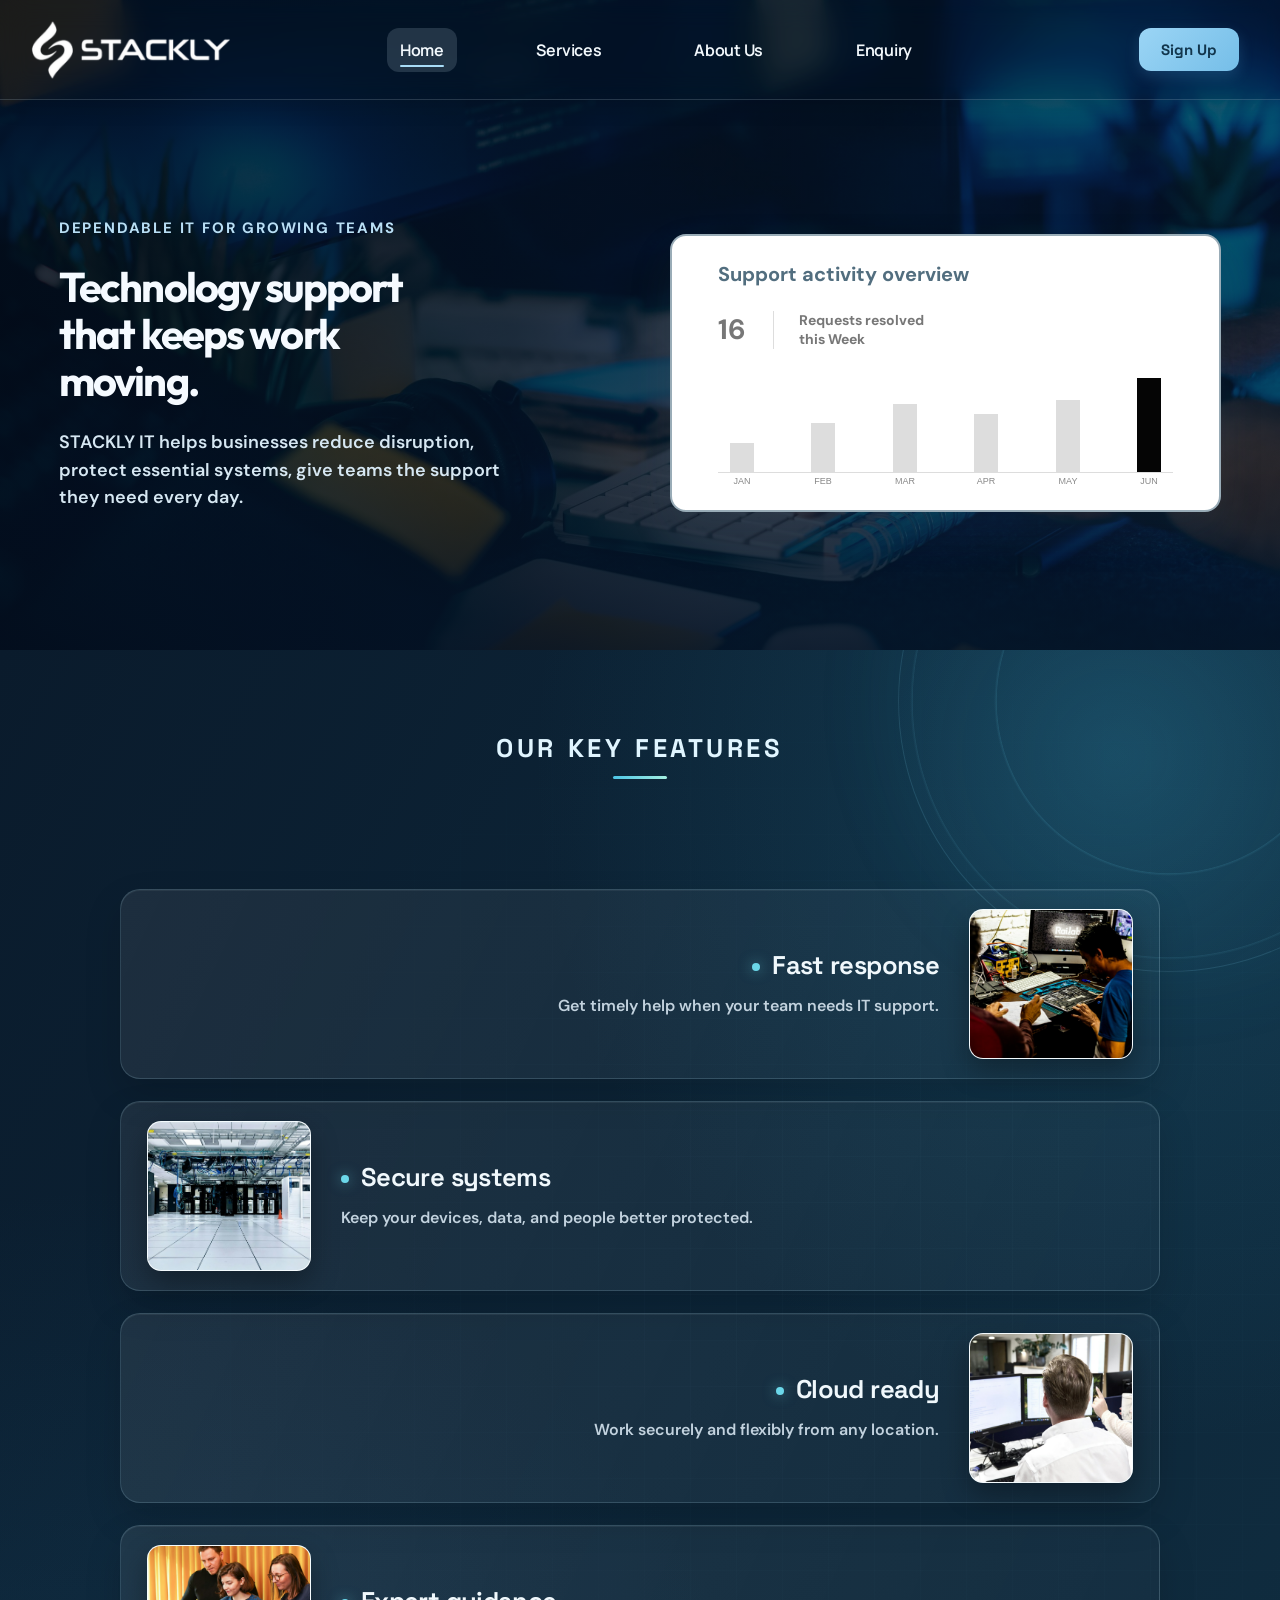
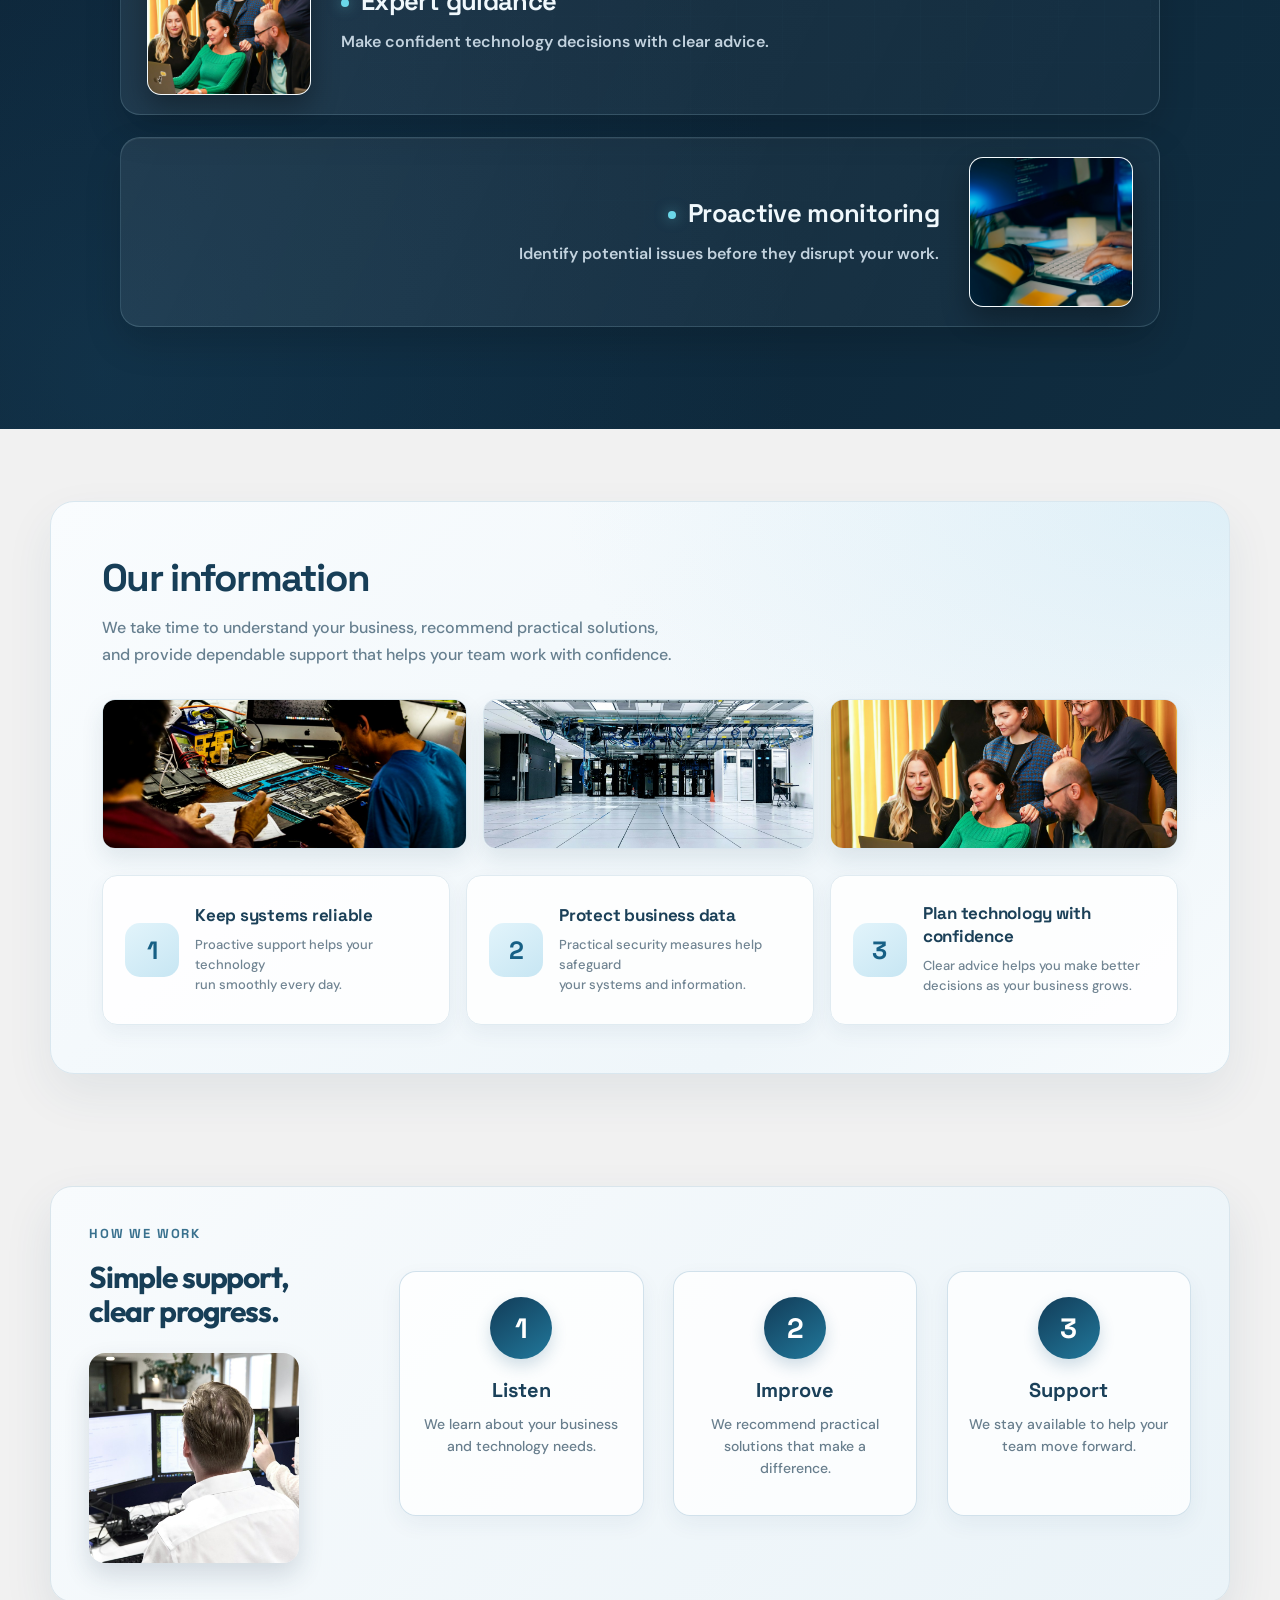
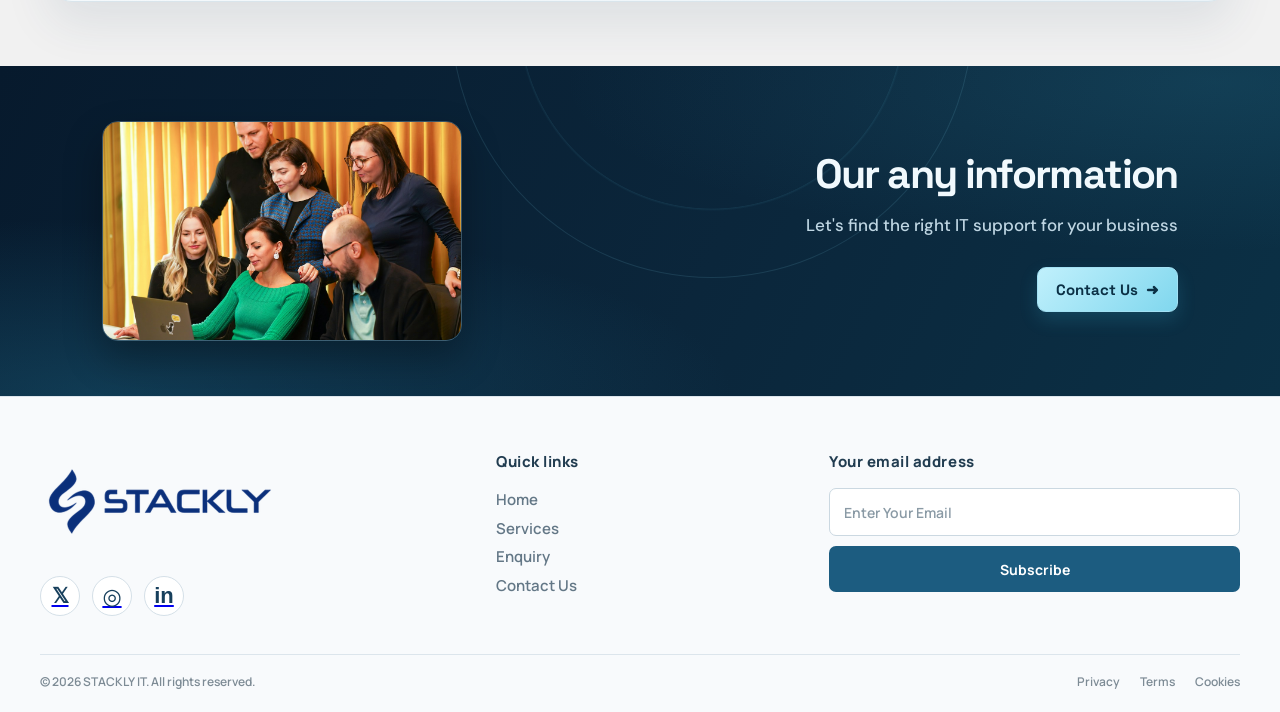
<file: index.html>
<!doctype html>
<html lang="en">
<head>
  <meta charset="utf-8">
  <meta name="viewport" content="width=device-width, initial-scale=1">
  <title>STACKLY IT — Technology support that keeps work moving</title>
  <style>
    :root{--page:#f1f1f1;--ink:#171717;--muted:#777;--pink:#c78d91;--panel:#dfdfdf}
    *{box-sizing:border-box}
    html{scroll-behavior:smooth}
    body{margin:0;background:var(--page);color:var(--ink);font-family:Arial,Helvetica,sans-serif}
    .wrap{width:min(1280px,calc(100% - 80px));margin:auto}
    header{height:100px;display:flex;align-items:center;justify-content:space-between}
    .logo{width:108px;height:78px;position:relative;display:grid;place-items:center;color:#555;font-size:16px}
    .logo:before,.logo:after{content:"";position:absolute;inset:0;border:1px solid #777}
    .logo:before{background:linear-gradient(34deg,transparent 49.6%,#777 50%,transparent 50.4%)}
    .logo:after{background:linear-gradient(-34deg,transparent 49.6%,#777 50%,transparent 50.4%)}
    .logo span{position:relative;z-index:1}
    nav{display:flex;align-items:center;gap:76px;margin-left:110px}
    nav a{font-size:17px;font-weight:700;text-decoration:none;color:#777}
    nav a.active{color:#111}
    .signup{background:#1600ff;color:#fff;border:0;border-radius:8px;padding:12px 19px;font-size:14px;font-weight:700;text-decoration:none;display:inline-block}
    .account-actions{grid-column:3;justify-self:end;display:flex;align-items:center;gap:12px;min-width:0}
    .account-username{max-width:150px;overflow:hidden;text-overflow:ellipsis;white-space:nowrap;color:#171717;font-size:14px;font-weight:700}
    .logout-button{border:1px solid #1600ff;border-radius:8px;padding:10px 13px;background:transparent;color:#1600ff;font-size:13px;font-weight:700;cursor:pointer}
    .logout-button:hover{background:#1600ff;color:#fff}
    .hero{height:550px;display:grid;grid-template-columns:1fr 1fr;align-items:center;gap:60px;padding:0 14px 20px}
    .eyebrow{color:#777;font-size:18px;font-weight:700;margin:0 0 34px}
    h1{font-size:42px;line-height:1.24;color:#777;margin:0 0 24px;max-width:530px}
    .hero p{font-size:19px;line-height:1.45;color:#777;font-weight:600;max-width:465px;margin:0}
    .chart{height:278px;border:2px solid #777;border-radius:9px;background:#fff;padding:25px 46px;align-self:center;margin-top:15px}
    .chart h3{margin:0 0 24px;color:#777;font-size:20px}
    .chartstats{display:flex;align-items:center;gap:28px;color:#777;margin-bottom:24px}
    .chartstats strong{font-size:28px}.chartstats span{font-size:14px;border-left:1px solid #ddd;padding-left:25px;line-height:1.35;font-weight:700}
    .bars{height:100px;display:flex;align-items:end;justify-content:space-between;border-bottom:1px solid #ddd;padding:0 12px}
    .bar{width:24px;background:#ddd;position:relative}.bar:nth-child(1){height:29px}.bar:nth-child(2){height:49px}.bar:nth-child(3){height:68px}.bar:nth-child(4){height:58px}.bar:nth-child(5){height:72px}.bar:nth-child(6){height:94px;background:#050505}
    .bar small{position:absolute;top:100%;left:50%;transform:translateX(-50%);font-size:9px;color:#888;margin-top:4px}
    .features{padding:0 0 115px}
    .section-title{text-align:center;font-size:18px;font-weight:800;margin:0 0 110px}
    .feature{height:220px;display:flex;align-items:center;gap:38px;padding:0 68px}
    .feature:nth-of-type(odd){flex-direction:row-reverse;text-align:right}
    .placeholder{width:172px;height:150px;background:#fff;flex:none;display:grid;place-items:center}
    .mountain{width:34px;height:18px;background:#ddd;clip-path:polygon(0 100%,28% 35%,47% 67%,67% 18%,100% 100%)}
    .feature h3{font-size:27px;color:#555;margin:0 0 18px}
    .feature p{font-size:19px;color:#777;font-weight:600;margin:0}
    .info{padding:52px 0 125px}
    .info h2{font-size:27px;margin:0 0 32px}
    .info-intro{font-weight:600;color:#888;font-size:19px;line-height:1.45;margin:0 0 72px;max-width:780px}
    .info-grid{display:grid;grid-template-columns:1fr 1fr;gap:50px 96px;align-items:center}
    .info-card{background:#dedede;min-height:120px;display:flex;align-items:center;padding:15px 35px;gap:30px}
    .info-card:first-child{grid-column:1/3;width:55%;justify-self:center}
    .info-card .num{font-size:52px;font-weight:700;color:#777;border-right:1px solid #e88e98;padding:0 30px 0 0}
    .info-card h3{font-size:20px;color:#777;margin:0 0 15px}
    .info-card p{font-size:14px;color:#888;font-weight:600;line-height:1.35;margin:0}
    .process{background:#e0e0e0;margin:0 0 165px;padding:12px 10px 18px;display:grid;grid-template-columns:1.55fr 1fr 1fr 1fr;gap:30px;align-items:center}
    .process-label{color:#777;font-weight:700;font-size:28px}
    .process-label h2{font-size:44px;line-height:1.25;margin:35px 10px 0;color:#777}
    .step{text-align:center;color:#777}
    .circle{width:76px;height:76px;border:2px solid #777;border-radius:50%;background:white;color:#111;font-size:44px;font-weight:700;display:grid;place-items:center;margin:0 auto 20px}
    .step h3{font-size:27px;margin:0 0 17px}.step p{font-weight:600;font-size:18px;line-height:1.35;margin:0}
    .cta{height:260px;text-align:right;padding:0 38px;color:#888}
    .cta h2{font-size:26px;margin:0 0 22px}.cta p{font-weight:600;font-size:18px;margin:0 0 35px}
    .contact{display:inline-flex;align-items:center;gap:8px;border:2px solid #888;border-radius:8px;background:#fff;padding:6px 13px;color:#777;font-weight:700}
    footer{padding:20px 0 26px}
    .footer-main{display:grid;grid-template-columns:1fr 1fr 1fr;align-items:start;gap:80px;padding:0 10px 55px}
    .footer-logo{width:250px;height:200px;background:#ddd;position:relative;display:grid;place-items:center;font-size:23px;color:#555}
    .footer-logo:before,.footer-logo:after{content:"";position:absolute;inset:0;border:1px solid #777}
    .footer-logo:before{background:linear-gradient(38deg,transparent 49.7%,#777 50%,transparent 50.3%)}.footer-logo:after{background:linear-gradient(-38deg,transparent 49.7%,#777 50%,transparent 50.3%)}
    .footer-logo span{position:relative;z-index:1}
    .social{display:flex;gap:28px;margin-top:55px;align-items:center}
    .social b{font-size:48px;color:#000}.social .circleicon{width:48px;height:48px;background:#000;color:#fff;border-radius:50%;display:grid;place-items:center;font-size:28px}
    footer h3{font-size:25px;color:#888;margin:0 0 10px}
    .links a{display:block;color:#888;font-size:26px;font-weight:600;line-height:1.55;text-decoration:none}
    .subscribe input{width:100%;height:66px;background:#f7f7f7;border:1px solid #777;padding:0 48px;text-align:center;font-weight:700;color:#777;font-size:18px;margin:18px 0 35px}
    .subscribe button{width:100%;height:66px;border:0;background:#b17f82;color:#774f51;font-size:19px;font-weight:700}
    .legal{display:flex;justify-content:space-between;color:#888;font-weight:600;font-size:17px;padding:0 0 0 0}.legal-links{display:flex;gap:18px}

    @media(max-width:800px){
      .wrap{width:calc(100% - 40px)}
      header{height:82px}
      .logo{width:70px;height:52px}
      nav{gap:14px;margin:0}
      nav a{font-size:12px}
      .signup{padding:9px;font-size:11px}
      .account-actions{gap:7px}
      .account-username{max-width:85px;font-size:12px}
      .logout-button{padding:8px;font-size:11px}
      .hero{height:auto;min-height:650px;grid-template-columns:1fr;padding:70px 0;gap:40px}
      h1{font-size:36px}
      .chart{width:100%;height:250px;padding:22px}
      .section-title{margin-bottom:50px}
      .feature,.feature:nth-of-type(odd){height:auto;min-height:170px;padding:20px 0;gap:20px;text-align:left;flex-direction:row}
      .placeholder{width:100px;height:100px}
      .feature h3{font-size:21px}
      .feature p{font-size:15px}
      .features{padding-bottom:50px}
      .info{padding:40px 0 70px}
      .info-grid{grid-template-columns:1fr;gap:20px}
      .info-card:first-child{grid-column:auto;width:100%}
      .process{grid-template-columns:1fr;margin-bottom:80px;padding:25px;gap:35px}
      .process-label h2{font-size:36px;margin:15px 0}
      .cta{height:220px;padding:0 5px}
      .footer-main{grid-template-columns:1fr 1fr;gap:45px;padding-bottom:40px}
      .footer-logo{width:170px;height:140px}
      .subscribe{grid-column:1/3}
      .legal{font-size:12px;gap:15px;flex-wrap:wrap}
      .links a{font-size:20px}
      footer h3{font-size:20px}
    }

    @media(max-width:480px){
      header{flex-wrap:wrap;height:auto;padding:15px 0;gap:15px}
      .logo{order:0}
      nav{order:2;width:100%;justify-content:space-between}
      .account-actions{order:1}
      .hero{min-height:620px}
      .eyebrow{font-size:14px}
      h1{font-size:32px}
      .chartstats{margin-bottom:14px}
      .chart h3{font-size:17px}
      .info-card{padding:12px;gap:15px}
      .info-card .num{font-size:38px;padding-right:18px}
      .info-card h3{font-size:16px}
      .info-card p{font-size:12px}
      .footer-main{grid-template-columns:1fr 1fr;gap:30px 20px}
      .footer-logo{width:130px;height:110px}
      .social{gap:14px}
      .social b{font-size:36px}
      .social .circleicon{width:38px;height:38px;font-size:21px}
      .legal-links{gap:10px}
    }

    .logo{width:220px!important;height:88px!important;display:block!important;overflow:visible!important;margin-left:0!important}
    .home-header{display:grid;grid-template-columns:1fr auto 1fr;column-gap:24px;align-items:center;justify-content:initial}
    .home-header .logo{grid-column:1;justify-self:start;margin-left:0!important;position:relative;left:-20px}
    .home-header nav{grid-column:2;justify-self:center;margin-left:0;gap:76px;transform:translateX(16px)}
    .home-header .account-actions{grid-column:3;justify-self:end}
    .logo:before,.logo:after{display:none!important}
    .logo img{display:block;width:100%;height:100%;object-fit:contain}
    .footer-logo{width:250px!important;height:100px!important;background:transparent!important;display:block!important;position:relative}
    .footer-logo:before,.footer-logo:after{display:none!important}
    .footer-logo img{display:block;width:100%;height:100%;object-fit:contain}

    @media(max-width:800px){
      .logo{width:160px!important;height:64px!important;margin-left:0!important}
      .footer-logo{width:170px!important;height:68px!important}
      .home-header nav{gap:24px}
    }

    @media(max-width:480px){
      .home-header{display:flex;flex-wrap:wrap;justify-content:space-between;gap:15px}
      .home-header .logo{order:0;left:0}
      .home-header nav{order:2;width:100%;justify-content:space-between;transform:none}
      .home-header .account-actions{order:1}
      .logo{width:135px!important;height:54px!important}
      .footer-logo{width:130px!important;height:52px!important}
    }

    header.wrap{position:fixed;top:0;left:50%;transform:translateX(-50%);z-index:1000;background:#f1f1f1;width:min(1280px,calc(100% - 80px))}
    body{padding-top:100px}
    .wrap:not(.home-header) nav{left:50%;transform:translateX(-50%)}

    @media(max-width:800px){
      header.wrap{width:calc(100% - 40px)}
      body{padding-top:84px}
      .wrap:not(.home-header) nav{left:auto;right:0;transform:none}
    }

    @media(max-width:800px){body{padding-top:82px}}
    @media(max-width:480px){body{padding-top:115px}}
  </style>
  <link rel="stylesheet" href="header.css">
  <link rel="stylesheet" href="hero.css">
  <link rel="stylesheet" href="responsive.css">
</head>

<body class="home-page">
  <header class="wrap home-header">
    <a class="logo" href="index.html"><img src="image.png" alt="STACKLY"></a>

    <nav aria-label="Main navigation">
      <a class="active" href="#home">Home</a>
      <a href="services.html">Services</a>
      <a href="about.html">About Us</a>
      <a href="enquiry.html">Enquiry</a>
    </nav>

    <div class="account-actions" id="accountActions">
      <a href="login.html" class="signup" id="signupLink">Sign Up</a>
    </div>
  </header>

  <main>
    <section class="hero wrap" id="home">
      <div>
        <p class="eyebrow">DEPENDABLE IT FOR GROWING TEAMS</p>
        <h1>Technology support<br>that keeps work<br>moving.</h1>
        <p>STACKLY IT helps businesses reduce disruption, protect essential systems, give teams the support they need every day.</p>
      </div>
      <div class="chart">
        <h3>Support activity overview</h3>
        <div class="chartstats"><strong>16</strong><span>Requests resolved<br>this Week</span></div>
        <div class="bars">
          <div class="bar"><small>JAN</small></div>
          <div class="bar"><small>FEB</small></div>
          <div class="bar"><small>MAR</small></div>
          <div class="bar"><small>APR</small></div>
          <div class="bar"><small>MAY</small></div>
          <div class="bar"><small>JUN</small></div>
        </div>
      </div>
    </section>

    <section class="features wrap" id="features">
      <br><br>
      <h2 class="section-title">OUR KEY FEATURES</h2>
      <article class="feature">
        <div class="placeholder"><img src="repair-team.jpg" alt="Technicians repairing a computer"></div>
        <div><h3>Fast response</h3><p>Get timely help when your team needs IT support.</p></div>
      </article>
      <article class="feature">
        <div class="placeholder"><img src="server-room.jpg" alt="Secure server room infrastructure"></div>
        <div><h3>Secure systems</h3><p>Keep your devices, data, and people better protected.</p></div>
      </article>
      <article class="feature">
        <div class="placeholder"><img src="office-technology.jpg" alt="Colleagues working together at office computers"></div>
        <div><h3>Cloud ready</h3><p>Work securely and flexibly from any location.</p></div>
      </article>
      <article class="feature">
        <div class="placeholder"><img src="team-collaboration.jpg" alt="A team collaborating around a laptop"></div>
        <div><h3>Expert guidance</h3><p>Make confident technology decisions with clear advice.</p></div>
      </article>
      <article class="feature">
        <div class="placeholder"><img src="hero-coding.jpg" alt="Developer working at a computer"></div>
        <div><h3>Proactive monitoring</h3><p>Identify potential issues before they disrupt your work.</p></div>
      </article>
    </section>

    <br><br><br><br>

    <section class="info wrap" id="information">
      <h2>Our information</h2>
      <p class="info-intro">We take time to understand your business, recommend practical solutions,<br>and provide dependable support that helps your team work with confidence.</p>
      <div class="info-photos" aria-label="IT support, infrastructure, and team collaboration">
        <img src="repair-team.jpg" alt="IT technicians resolving a computer issue">
        <img src="server-room.jpg" alt="Enterprise server infrastructure">
        <img src="team-collaboration.jpg" alt="Business team working together">
      </div>
      <div class="info-grid">
        <article class="info-card"><b class="num">1</b><div><h3>Keep systems reliable</h3><p>Proactive support helps your technology<br>run smoothly every day.</p></div></article>
        <article class="info-card"><b class="num">2</b><div><h3>Protect business data</h3><p>Practical security measures help safeguard<br>your systems and information.</p></div></article>
        <article class="info-card"><b class="num">3</b><div><h3>Plan technology with confidence</h3><p>Clear advice helps you make better<br>decisions as your business grows.</p></div></article>
      </div>
    </section>

    <section class="process wrap">
      <div class="process-label">HOW WE WORK
        <h2>Simple support,<br>clear progress.</h2>
        <img class="process-photo" src="office-technology.jpg" alt="IT team working together at their computers">
      </div>
      <div class="step"><div class="circle">1</div><h3>Listen</h3><p>We learn about your business and technology needs.</p></div>
      <div class="step"><div class="circle">2</div><h3>Improve</h3><p>We recommend practical solutions that make a difference.</p></div>
      <div class="step"><div class="circle">3</div><h3>Support</h3><p>We stay available to help your team move forward.</p></div>
    </section>

    <section class="cta wrap" id="contact">
      <img class="cta-photo" src="team-collaboration.jpg" alt="A team discussing technology solutions">
      <div class="cta-copy">
        <h2>Our any information</h2>
        <p>Let's find the right IT support for your business</p>
        <a href="enquiry.html" class="contact">Contact Us <span>➜</span></a>
      </div>
    </section>
  </main>

  <footer class="wrap">
    <div class="footer-main">
      <div>
        <div class="footer-logo"><img src="image.png" alt="STACKLY"></div>
        <div class="social">
          <a href="https://x.com/the_stackly" target="_blank" rel="noopener noreferrer" aria-label="X (Twitter)"><b>𝕏</b></a>
          <a href="https://www.instagram.com/the_stackly/" target="_blank" rel="noopener noreferrer" aria-label="Instagram"><div class="circleicon">◎</div></a>
          <a href="https://www.linkedin.com/company/the-stackly/" target="_blank" rel="noopener noreferrer" aria-label="LinkedIn"><div class="circleicon" style="font-weight:bold;font-family:Arial">in</div></a>
        </div>
      </div>
      <div class="links">
        <h3>Quick links</h3>
        <a href="#home">Home</a>
        <a href="services.html">Services</a>
        <a href="enquiry.html">Enquiry</a>
        <a href="enquiry.html">Contact Us</a>
      </div>
      <form class="subscribe" id="subscribeForm">
          <h3>Your email address</h3>
          <input
              type="email"
              id="subscribeEmail"
              placeholder="Enter Your Email"
              aria-label="Your email address"
              required
          >
          <button type="submit">Subscribe</button>
          <p id="subscribeMessage" role="status" aria-live="polite"></p>
      </form>
    </div>
    <div class="legal">
      <span>© 2026 STACKLY IT. All rights reserved.</span>
      <div class="legal-links"><span>Privacy</span><span>Terms</span><span>Cookies</span></div>
    </div>
  </footer>

  
<script>
    (() => {
        const header = document.querySelector(".home-header");

        const updateHeader = () => {
            header.classList.toggle("scrolled", window.scrollY > 40);
        };

        updateHeader();

        window.addEventListener("scroll", updateHeader, { passive: true });

        // SUBSCRIPTION FORM
        const subscribeForm = document.getElementById("subscribeForm");
        const subscribeEmail = document.getElementById("subscribeEmail");
        const subscribeMessage = document.getElementById("subscribeMessage");

        subscribeForm.addEventListener("submit", (event) => {
            event.preventDefault();

            const email = subscribeEmail.value.trim();

            if (!email) {
                alert("Please enter your email address.");
                return;
            }

            alert("Subscribed successfully!");

            subscribeForm.reset();
        });

        // ACCOUNT LOGIN AND LOGOUT
        const accountActions = document.getElementById("accountActions");
        const username = localStorage.getItem("stacklyUsername");
        const token = localStorage.getItem("stacklyToken");

        if (username && token) {
            accountActions.innerHTML = `
                <span class="account-username" title="Signed in as ${escapeHtml(username)}">
                    ${escapeHtml(username)}
                </span>
                <button type="button" class="logout-button" id="logoutButton">
                    Logout
                </button>
            `;

            document.getElementById("logoutButton").addEventListener("click", () => {
                localStorage.removeItem("stacklyToken");
                localStorage.removeItem("stacklyUsername");
                localStorage.removeItem("stacklyEmail");

                window.location.reload();
            });
        }

        function escapeHtml(value) {
            return String(value).replace(/[&<>"']/g, character => ({
                "&": "&amp;",
                "<": "&lt;",
                ">": "&gt;",
                '"': "&quot;",
                "'": "&#39;"
            })[character]);
        }
    })();
</script>
</body>
</file>
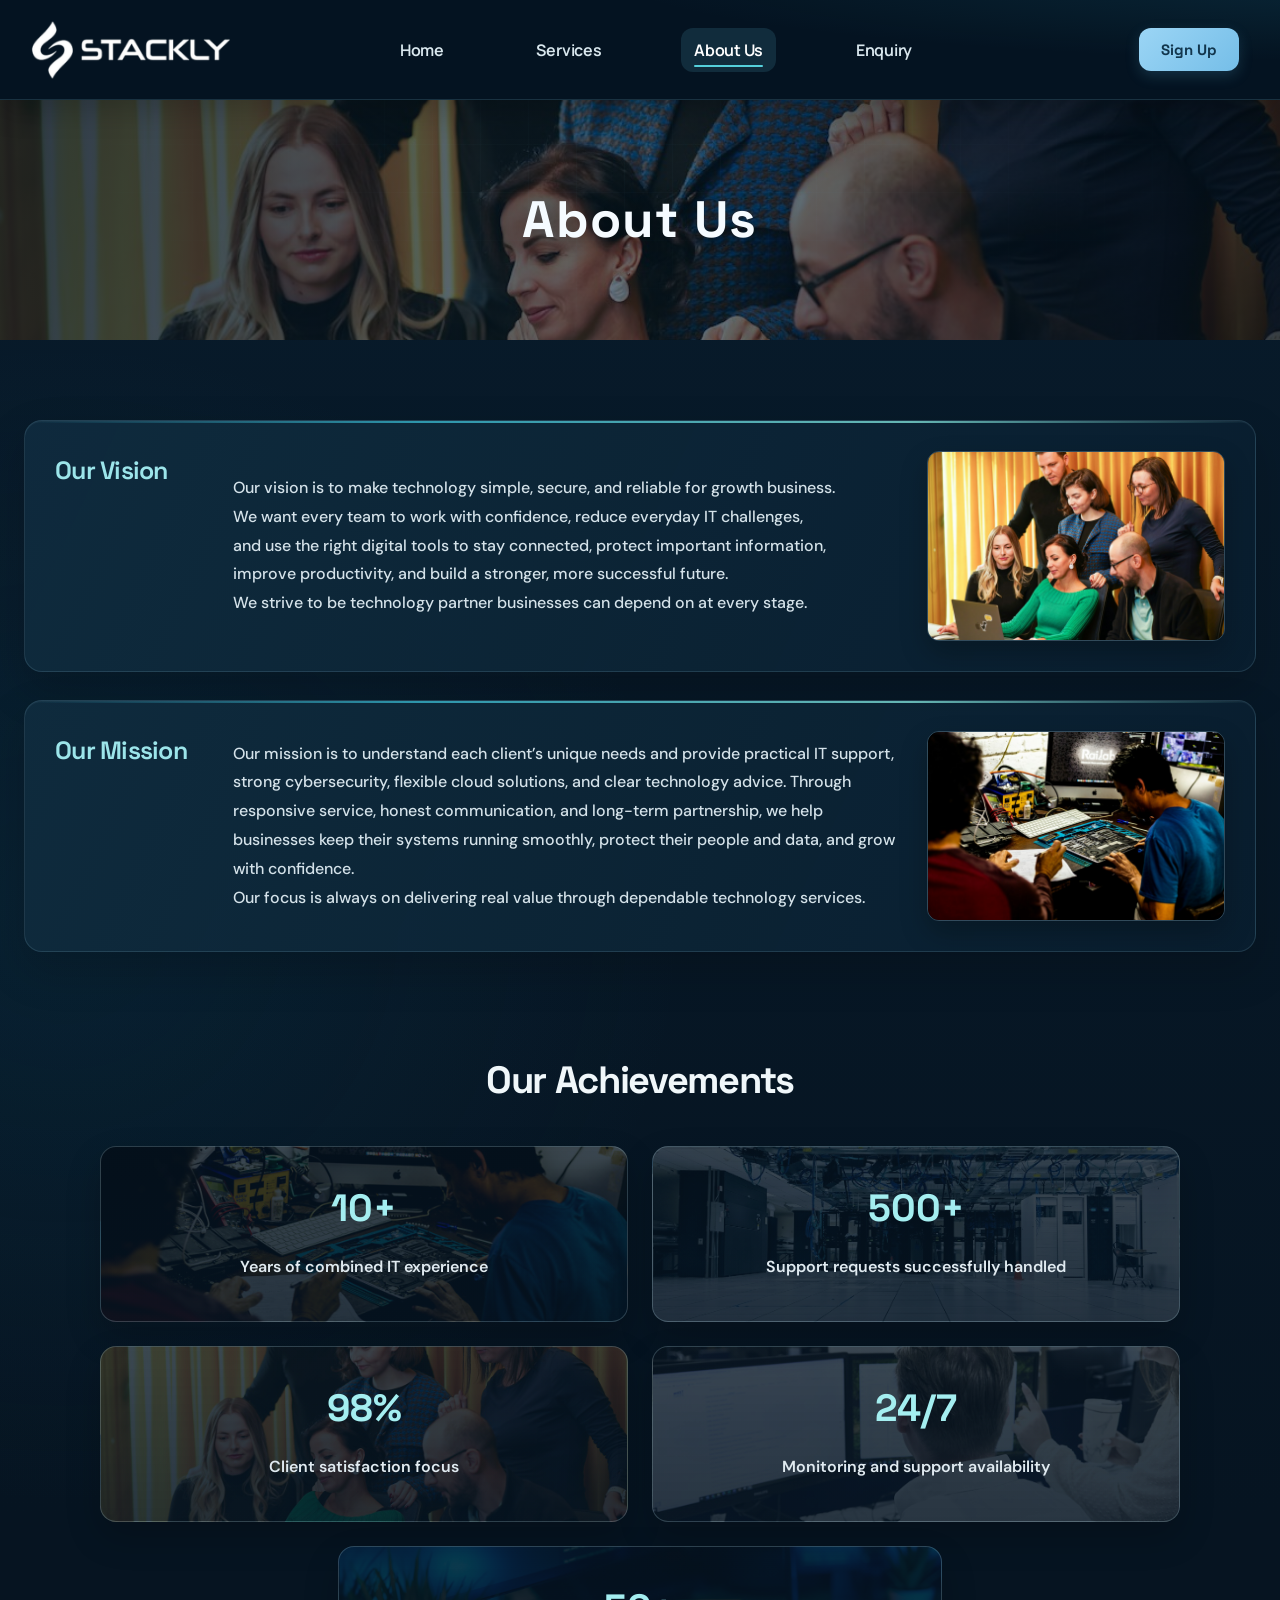
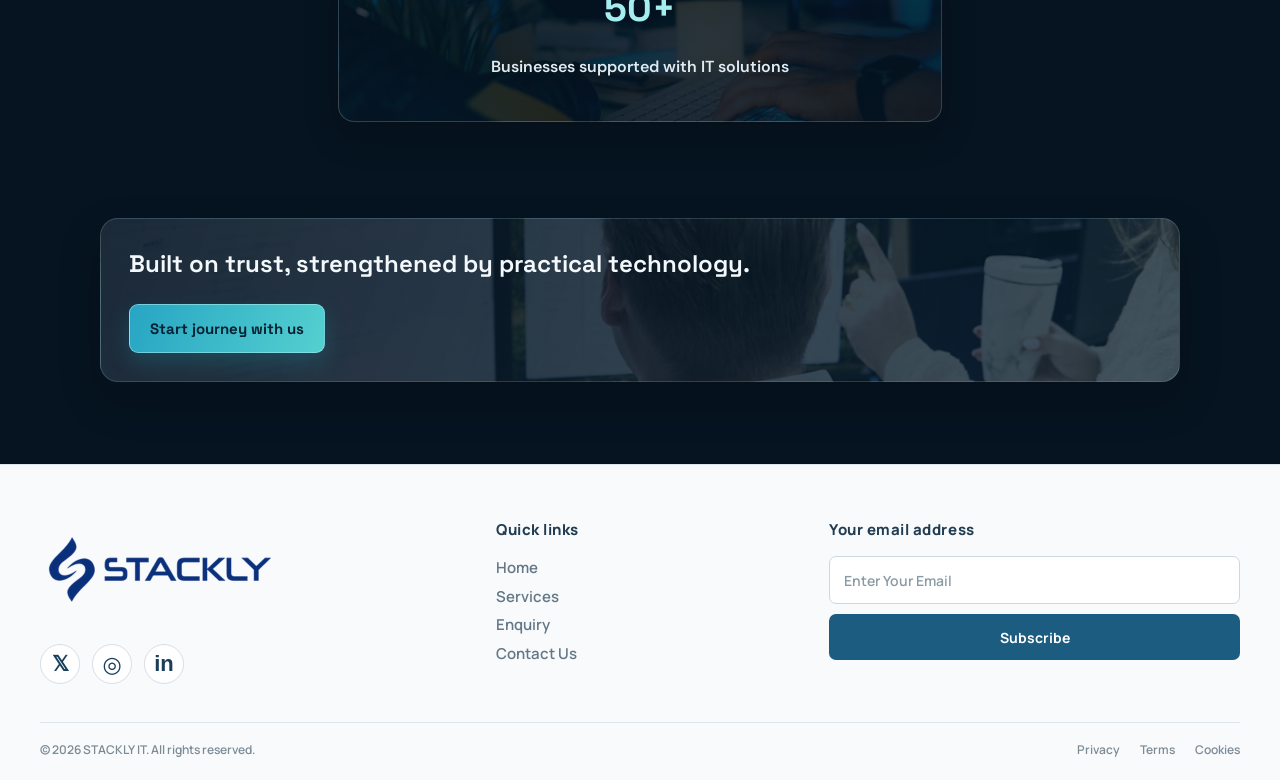
<file: about.html>
<!doctype html>
<html lang="en">
<head>
  <meta charset="utf-8"><meta name="viewport" content="width=device-width, initial-scale=1">
  <title>About Us | STACKLY IT</title>
  <style>
    *{box-sizing:border-box}body{margin:0;background:#f1f1f1;color:#555;font-family:Arial,Helvetica,sans-serif}.wrap{width:min(1280px,calc(100% - 80px));margin:auto}
    header{height:100px;position:relative;display:flex;align-items:center}.logo{position:absolute;left:80px;top:10px;width:108px;height:78px;display:grid;place-items:center;color:#555;font-size:16px;text-decoration:none}.logo:before,.logo:after{content:"";position:absolute;inset:0;border:1px solid #777}.logo:before{background:linear-gradient(34deg,transparent 49.6%,#777 50%,transparent 50.4%)}.logo:after{background:linear-gradient(-34deg,transparent 49.6%,#777 50%,transparent 50.4%)}.logo span{position:relative;z-index:1}nav{position:absolute;left:50%;top:40px;transform:translateX(-20%);display:flex;gap:78px;white-space:nowrap}nav a{font-size:17px;font-weight:700;color:#777;text-decoration:none}nav a.active{color:#171717}
    .page-title{text-align:center;padding-top:78px;margin:0;color:#555;font-size:27px}
    .story{margin-top:98px;padding:0 60px}.story article{margin:0 0 118px}.story h2{font-size:32px;margin:0 0 30px;color:#555}.story p{font-size:24px;line-height:1.38;font-weight:700;margin:0 0 0 80px;color:#666}
    .achievements{padding-top:2px}.achievements h2{text-align:center;font-size:32px;margin:0 0 78px;color:#555}.stats{display:grid;grid-template-columns:1fr 1fr;gap:110px 94px;padding:0 0}.stat{height:192px;border:1px solid #555;background:#fff;display:flex;flex-direction:column;justify-content:center;align-items:center;text-align:center;color:#666}.stat strong{font-size:34px;margin:0 0 28px}.stat span{font-size:23px;font-weight:700;color:#888}.stat:last-child{grid-column:1/3;width:56%;justify-self:center}
    .cta{margin:160px 0 170px;text-align:center;color:#222}.cta h2{font-size:27px;margin:0 0 12px}.cta a{display:block;width:400px;height:54px;line-height:54px;margin:0 110px 0 auto;background:#75f3b6;border-radius:8px;color:#050505;text-decoration:none;font-size:24px;font-weight:700}
    footer{min-height:430px;padding-bottom:26px;color:#888}.footer-main{display:grid;grid-template-columns:1fr 1fr 1fr;align-items:start;gap:60px;padding-bottom:69px}.footer-logo{width:250px;height:200px;background:#ddd;position:relative;display:grid;place-items:center;font-size:23px;color:#555}.footer-logo:before,.footer-logo:after{content:"";position:absolute;inset:0;border:1px solid #777}.footer-logo:before{background:linear-gradient(38deg,transparent 49.7%,#777 50%,transparent 50.3%)}.footer-logo:after{background:linear-gradient(-38deg,transparent 49.7%,#777 50%,transparent 50.3%)}.footer-logo span{position:relative;z-index:1}.social{display:flex;gap:28px;margin-top:55px;align-items:center}.social b{font-size:48px;color:#000}.social .circleicon{width:48px;height:48px;background:#000;color:#fff;border-radius:50%;display:grid;place-items:center;font-size:28px}.links h2,.subscribe h2{font-size:25px;color:#888;margin:4px 0 10px}.links a{display:block;color:#888;font-size:26px;font-weight:600;line-height:1.55;text-decoration:none}.subscribe{padding-top:52px}.subscribe input{width:100%;height:66px;background:#f7f7f7;border:1px solid #555;padding:0 35px;text-align:center;font-weight:700;color:#777;font-size:18px;margin:18px 0 35px}.subscribe button{width:100%;height:66px;border:0;background:#b17f82;color:#714d4f;font-size:19px;font-weight:700}.legal{display:flex;justify-content:space-between;color:#888;font-weight:600;font-size:17px}.legal-links{display:flex;gap:18px}
    @media(max-width:800px){.wrap{width:calc(100% - 40px)}header{height:84px}.logo{left:0;top:10px;width:70px;height:52px}nav{left:auto;right:0;top:30px;transform:none;gap:20px}nav a{font-size:13px}.page-title{padding-top:60px}.story{margin-top:60px;padding:0 12px}.story article{margin-bottom:65px}.story h2{font-size:25px;margin-bottom:18px}.story p{font-size:17px;margin-left:30px}.achievements h2{font-size:27px;margin-bottom:45px}.stats{gap:28px}.stat{height:150px;padding:12px}.stat strong{font-size:27px;margin-bottom:18px}.stat span{font-size:16px}.stat:last-child{width:75%}.cta{margin:90px 0}.cta a{width:min(360px,90%);margin:0 auto;font-size:19px}.footer-main{grid-template-columns:1fr 1fr;gap:35px;padding-bottom:40px}.footer-logo{width:170px;height:140px}.subscribe{grid-column:1/3;padding-top:0}.legal{font-size:12px;gap:15px;flex-wrap:wrap}}
    @media(max-width:480px){nav{gap:10px}nav a{font-size:11px}.logo{width:60px;height:45px}.story p{font-size:15px;margin-left:15px}.stats{grid-template-columns:1fr;gap:18px}.stat:last-child{grid-column:auto;width:100%}.stat{height:125px}.footer-main{gap:25px 16px}.footer-logo{width:130px;height:110px}.social{gap:12px}.social b{font-size:34px}.social .circleicon{width:36px;height:36px;font-size:20px}.links a{font-size:20px}.links h2,.subscribe h2{font-size:18px}.legal-links{gap:10px}}
  
    .logo{width:220px!important;height:88px!important;display:block!important;overflow:visible!important;margin-left:0!important}
    .logo:before,.logo:after{display:none!important}
    .logo img{display:block;width:100%;height:100%;object-fit:contain}
    .footer-logo{width:250px!important;height:100px!important;background:transparent!important;display:block!important;position:relative}
    .footer-logo:before,.footer-logo:after{display:none!important}
    .footer-logo img{display:block;width:100%;height:100%;object-fit:contain}
    @media(max-width:800px){.logo{width:160px!important;height:64px!important;margin-left:0!important}.footer-logo{width:170px!important;height:68px!important}}
    @media(max-width:480px){.logo{width:135px!important;height:54px!important}.footer-logo{width:130px!important;height:52px!important}}
  
    header.wrap{position:fixed;top:0;left:50%;transform:translateX(-50%);z-index:1000;background:#f1f1f1;width:min(1280px,calc(100% - 80px))}
    body{padding-top:100px}
    .wrap:not(.home-header) nav{left:50%;transform:translateX(-50%)}
    @media(max-width:800px){header.wrap{width:calc(100% - 40px)}body{padding-top:84px}.wrap:not(.home-header) nav{left:auto;right:0;transform:none}}
    @media(max-width:800px){body{padding-top:82px}}
    @media(max-width:480px){body{padding-top:115px}}
  
    .home-header{display:grid;grid-template-columns:1fr auto 1fr;column-gap:24px;align-items:center;justify-content:initial;height:100px}
    .home-header .logo{position:relative;left:0;top:0;grid-column:1;justify-self:start;margin-left:0!important}
    .home-header nav{position:relative;left:auto;top:auto;transform:none;grid-column:2;justify-self:center;margin:0;gap:76px}
    .home-header .signup{grid-column:3;justify-self:end;background:#1600ff;color:#000;border:0;border-radius:8px;padding:12px 19px;font-size:14px;font-weight:700}
    @media(max-width:800px){.home-header{height:84px}.home-header .logo{width:160px!important;height:64px!important}.home-header nav{gap:24px}.home-header .signup{padding:9px;font-size:11px}}
    @media(max-width:480px){body{padding-top:115px}.home-header{display:flex;flex-wrap:wrap;justify-content:space-between;gap:15px;height:auto;padding:15px 0}.home-header .logo{order:0;width:135px!important;height:54px!important}.home-header nav{order:2;width:100%;justify-content:space-between}.home-header .signup{order:1}}
  </style>
  <link rel="stylesheet" href="header.css">
  <link rel="stylesheet" href="about.css">
  <link rel="stylesheet" href="responsive.css">
</head>
<body class="about-page">
  <header class="wrap home-header"><a class="logo" href="index.html"><img src="image.png" alt="STACKLY"></a><nav aria-label="Main navigation"><a href="index.html">Home</a><a href="services.html">Services</a><a class="active" href="about.html">About Us</a><a href="enquiry.html">Enquiry</a></nav><button class="signup" type="button">Sign Up</button></header>
  <main class="wrap"><h1 class="page-title">About Us</h1>
    <section class="story"><article><h2>Our Vision</h2><p>Our vision is to make technology simple, secure, and reliable for growth business.<br>We want every team to work with confidence, reduce everyday IT challenges,<br>and use the right digital tools to stay connected, protect important information,<br>improve productivity, and build a stronger, more successful future.<br>We strive to be technology partner businesses can depend on at every stage.</p><img class="story-photo" src="team-collaboration.jpg" alt="Colleagues working together on technology"></article>
      <article><h2>Our Mission</h2><p>Our mission is to understand each client’s unique needs and provide practical IT support,<br>strong cybersecurity, flexible cloud solutions, and clear technology advice. Through<br>responsive service, honest communication, and long-term partnership, we help<br>businesses keep their systems running smoothly, protect their people and data, and grow<br>with confidence.<br>Our focus is always on delivering real value through dependable technology services.</p><img class="story-photo" src="repair-team.jpg" alt="IT specialists working together on a computer"></article>
    </section>
    <section class="achievements"><h2>Our Achievements</h2><div class="stats"><div class="stat"><strong>10+</strong><span>Years of combined IT experience</span></div><div class="stat"><strong>500+</strong><span>Support requests successfully handled</span></div><div class="stat"><strong>98%</strong><span>Client satisfaction focus</span></div><div class="stat"><strong>24/7</strong><span>Monitoring and support availability</span></div><div class="stat"><strong>50+</strong><span>Businesses supported with IT solutions</span></div></div></section>
    <section class="cta about-cta"><img class="about-cta-photo" src="office-technology.jpg" alt="A team working together in a modern office"><div><h2>Built on trust, strengthened by practical technology.</h2><a href="enquiry.html">Start journey with us</a></div></section>
  </main>
  <footer class="wrap"><div class="footer-main"><div><div class="footer-logo"><img src="image.png" alt="STACKLY"></div><div class="social"><b>𝕏</b><div class="circleicon">◎</div><div class="circleicon" style="font-weight:bold;font-family:Arial">in</div></div></div><div class="links"><h2>Quick links</h2><a href="index.html">Home</a><a href="services.html">Services</a><a href="index.html#contact">Enquiry</a><a href="index.html#contact">Contact Us</a></div><form class="subscribe" onsubmit="event.preventDefault()"><h2>Your email address</h2><input type="email" placeholder="Enter Your Email" aria-label="Your email address"><button type="submit">Subscribe</button></form></div><div class="legal"><span>© 2026 STACKLY IT. All rights reserved.</span><div class="legal-links"><span>Privacy</span><span>Terms</span><span>Cookies</span></div></div></footer>
</body></html>
</file>
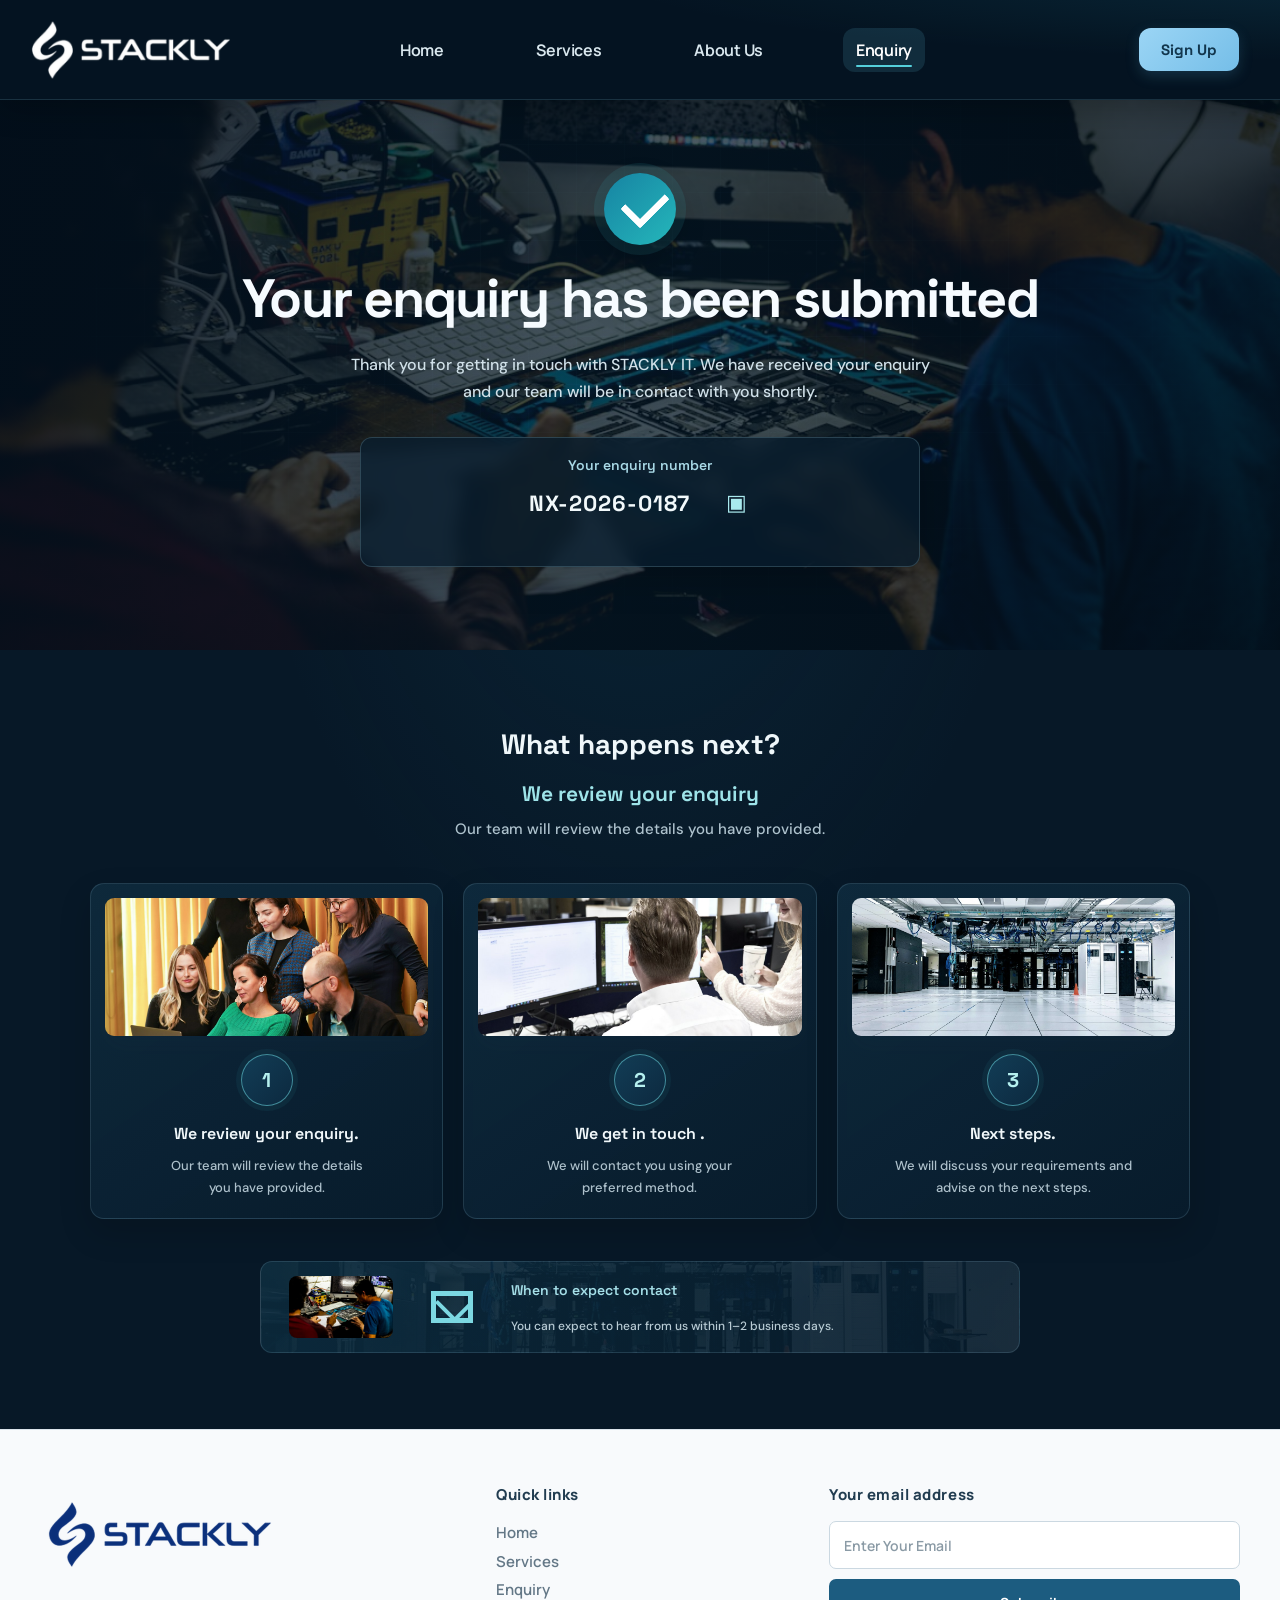
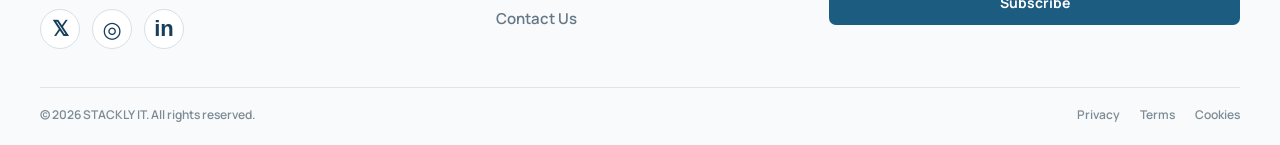
<file: confirmation.html>
<!doctype html>
<html lang="en">
<head>
  <meta charset="utf-8"><meta name="viewport" content="width=device-width, initial-scale=1">
  <title>Enquiry received | STACKLY IT</title>
  <style>
    *{box-sizing:border-box}body{margin:0;background:#f1f1f1;color:#666;font-family:Arial,Helvetica,sans-serif}.wrap{width:min(1280px,calc(100% - 80px));margin:auto}
    header{height:100px;position:relative;display:flex;align-items:center} .logo{position:absolute;left:80px;top:10px;width:108px;height:78px;display:grid;place-items:center;color:#555;font-size:16px;text-decoration:none}.logo:before,.logo:after{content:"";position:absolute;inset:0;border:1px solid #777}.logo:before{background:linear-gradient(34deg,transparent 49.6%,#777 50%,transparent 50.4%)}.logo:after{background:linear-gradient(-34deg,transparent 49.6%,#777 50%,transparent 50.4%)}.logo span{position:relative;z-index:1}nav{position:absolute;left:50%;top:40px;transform:translateX(-20%);display:flex;gap:78px;white-space:nowrap}nav a{font-size:17px;font-weight:700;color:#777;text-decoration:none}nav a.active{color:#171717}
    .success{text-align:center;padding-top:114px}.check{width:88px;height:88px;border-radius:50%;background:#050505;margin:0 auto 38px;position:relative}.check:after{content:"";position:absolute;left:24px;top:21px;width:43px;height:25px;border-left:7px solid #fff;border-bottom:7px solid #fff;transform:rotate(-45deg);border-radius:2px}.success h1{font-size:50px;line-height:1.15;margin:0 0 45px;color:#777}.success p{font-size:20px;line-height:1.4;font-weight:700;color:#999;margin:0 auto;max-width:900px}.reference{width:560px;height:120px;background:#dedede;margin:60px auto 0;display:flex;flex-direction:column;align-items:center;justify-content:center;gap:22px}.reference strong{font-size:19px;color:#888}.reference-row{display:flex;align-items:center;gap:32px;color:#050505}.reference-row b{font-size:24px}.copy{border:0;background:transparent;font-size:22px;cursor:pointer;padding:4px;color:#050505}.copy-note{font-size:13px;color:#777;min-height:16px}
    .followup{margin-top:110px;text-align:center}.followup>h2{font-size:23px;margin:0 0 33px;color:#777}.followup h3{font-size:25px;color:#888;margin:0 0 26px}.followup .summary{font-size:19px;color:#999;margin:0 0 84px}.steps{display:grid;grid-template-columns:repeat(3,1fr);gap:34px;text-align:center}.step .circle{width:66px;height:66px;border:2px solid #777;border-radius:50%;background:#fff;color:#111;font-size:27px;font-weight:700;display:grid;place-items:center;margin:0 auto 23px}.step h4{font-size:21px;margin:0 0 25px;color:#888}.step p{font-size:17px;line-height:1.4;font-weight:700;color:#999;margin:0 auto;max-width:360px}.contact-note{max-width:720px;min-height:88px;background:#dedede;margin:112px auto 0;display:flex;align-items:center;gap:38px;text-align:left;padding:14px 28px}.note-icon{width:42px;height:32px;border:5px solid #050505;position:relative;flex:none}.note-icon:before{content:"";position:absolute;left:3px;top:-3px;width:24px;height:19px;border-right:4px solid #050505;border-bottom:4px solid #050505;transform:rotate(45deg)}.contact-note h4{font-size:15px;color:#888;font-weight:500;margin:0 0 19px}.contact-note p{font-size:12px;color:#999;margin:0}
    footer{margin-top:116px;min-height:430px;padding-bottom:26px;color:#888}.footer-main{display:grid;grid-template-columns:1fr 1fr 1fr;align-items:start;gap:60px;padding-bottom:69px}.footer-logo{width:250px;height:200px;background:#ddd;position:relative;display:grid;place-items:center;font-size:23px;color:#555}.footer-logo:before,.footer-logo:after{content:"";position:absolute;inset:0;border:1px solid #777}.footer-logo:before{background:linear-gradient(38deg,transparent 49.7%,#777 50%,transparent 50.3%)}.footer-logo:after{background:linear-gradient(-38deg,transparent 49.7%,#777 50%,transparent 50.3%)}.footer-logo span{position:relative;z-index:1}.social{display:flex;gap:28px;margin-top:55px;align-items:center}.social b{font-size:48px;color:#000}.social .circleicon{width:48px;height:48px;background:#000;color:#fff;border-radius:50%;display:grid;place-items:center;font-size:28px}.links h2,.subscribe h2{font-size:25px;color:#888;margin:4px 0 10px}.links a{display:block;color:#888;font-size:26px;font-weight:600;line-height:1.55;text-decoration:none}.subscribe{padding-top:52px}.subscribe input{width:100%;height:66px;background:#f7f7f7;border:1px solid #555;padding:0 35px;text-align:center;font-weight:700;color:#777;font-size:18px;margin:18px 0 35px}.subscribe button{width:100%;height:66px;border:0;background:#b17f82;color:#714d4f;font-size:19px;font-weight:700}.legal{display:flex;justify-content:space-between;color:#888;font-weight:600;font-size:17px}.legal-links{display:flex;gap:18px}
    @media(max-width:800px){.wrap{width:calc(100% - 40px)}header{height:84px}.logo{left:0;top:10px;width:70px;height:52px}nav{left:auto;right:0;top:30px;transform:none;gap:20px}nav a{font-size:13px}.success{padding-top:75px}.check{width:68px;height:68px;margin-bottom:28px}.check:after{left:18px;top:16px;width:34px;height:20px;border-width:5px}.success h1{font-size:36px;margin-bottom:25px}.success p{font-size:16px}.reference{width:min(560px,100%);margin-top:40px}.followup{margin-top:70px}.followup .summary{margin-bottom:50px}.steps{gap:15px}.step h4{font-size:16px;margin-bottom:15px}.step p{font-size:14px}.contact-note{margin-top:65px}.footer-main{grid-template-columns:1fr 1fr;gap:35px;padding-bottom:40px}.footer-logo{width:170px;height:140px}.subscribe{grid-column:1/3;padding-top:0}.legal{font-size:12px;gap:15px;flex-wrap:wrap}}
    @media(max-width:480px){nav{gap:10px}nav a{font-size:11px}.logo{width:60px;height:45px}.success{padding-top:60px}.success h1{font-size:29px}.success p{font-size:14px}.reference{height:110px}.followup{margin-top:60px}.followup>h2{font-size:21px}.followup h3{font-size:20px}.followup .summary{font-size:15px;margin-bottom:35px}.steps{grid-template-columns:1fr;gap:36px}.step p{max-width:300px}.contact-note{padding:12px;gap:20px}.footer-main{gap:25px 16px}.footer-logo{width:130px;height:110px}.social{gap:12px}.social b{font-size:34px}.social .circleicon{width:36px;height:36px;font-size:20px}.links a{font-size:20px}.links h2,.subscribe h2{font-size:18px}.legal-links{gap:10px}}
  
    .logo{width:220px!important;height:88px!important;display:block!important;overflow:visible!important;margin-left:0!important}
    .logo:before,.logo:after{display:none!important}
    .logo img{display:block;width:100%;height:100%;object-fit:contain}
    .footer-logo{width:250px!important;height:100px!important;background:transparent!important;display:block!important;position:relative}
    .footer-logo:before,.footer-logo:after{display:none!important}
    .footer-logo img{display:block;width:100%;height:100%;object-fit:contain}
    @media(max-width:800px){.logo{width:160px!important;height:64px!important;margin-left:0!important}.footer-logo{width:170px!important;height:68px!important}}
    @media(max-width:480px){.logo{width:135px!important;height:54px!important}.footer-logo{width:130px!important;height:52px!important}}
  
    header.wrap{position:fixed;top:0;left:50%;transform:translateX(-50%);z-index:1000;background:#f1f1f1;width:min(1280px,calc(100% - 80px))}
    body{padding-top:100px}
    .wrap:not(.home-header) nav{left:50%;transform:translateX(-50%)}
    @media(max-width:800px){header.wrap{width:calc(100% - 40px)}body{padding-top:84px}.wrap:not(.home-header) nav{left:auto;right:0;transform:none}}
    @media(max-width:800px){body{padding-top:82px}}
    @media(max-width:480px){body{padding-top:115px}}
  
    .home-header{display:grid;grid-template-columns:1fr auto 1fr;column-gap:24px;align-items:center;justify-content:initial;height:100px}
    .home-header .logo{position:relative;left:0;top:0;grid-column:1;justify-self:start;margin-left:0!important}
    .home-header nav{position:relative;left:auto;top:auto;transform:none;grid-column:2;justify-self:center;margin:0;gap:76px}
    .home-header .signup{grid-column:3;justify-self:end;background:#1600ff;color:#000;border:0;border-radius:8px;padding:12px 19px;font-size:14px;font-weight:700}
    @media(max-width:800px){.home-header{height:84px}.home-header .logo{width:160px!important;height:64px!important}.home-header nav{gap:24px}.home-header .signup{padding:9px;font-size:11px}}
    @media(max-width:480px){body{padding-top:115px}.home-header{display:flex;flex-wrap:wrap;justify-content:space-between;gap:15px;height:auto;padding:15px 0}.home-header .logo{order:0;width:135px!important;height:54px!important}.home-header nav{order:2;width:100%;justify-content:space-between}.home-header .signup{order:1}}
  </style>
  <link rel="stylesheet" href="header.css">
  <link rel="stylesheet" href="confirmation.css">
  <link rel="stylesheet" href="responsive.css">
</head>
<body class="confirmation-page">
  <header class="wrap home-header"><a class="logo" href="index.html"><img src="image.png" alt="STACKLY"></a><nav aria-label="Main navigation"><a href="index.html">Home</a><a href="services.html">Services</a><a href="about.html">About Us</a><a class="active" href="enquiry.html">Enquiry</a></nav><button class="signup" type="button">Sign Up</button></header>
  <main class="wrap"><section class="success"><div class="check" aria-hidden="true"></div><h1>Your enquiry has been submitted</h1><p>Thank you for getting in touch with STACKLY IT. We have received your enquiry<br>and our team will be in contact with you shortly.</p><div class="reference"><strong>Your enquiry number</strong><div class="reference-row"><b id="ref-number">NX-2026-0187</b><button class="copy" id="copy-ref" aria-label="Copy enquiry number" title="Copy enquiry number">▣</button></div><span class="copy-note" id="copy-note" aria-live="polite"></span></div></section>
    <section class="followup"><h2>What happens next?</h2><h3>We review your enquiry</h3><p class="summary">Our team will review the details you have provided.</p><div class="steps"><article class="step"><img class="step-photo" src="team-collaboration.jpg" alt="Team reviewing your enquiry"><div class="circle">1</div><h4>We review your enquiry.</h4><p>Our team will review the details<br>you have provided.</p></article><article class="step"><img class="step-photo" src="office-technology.jpg" alt="Support specialist preparing to contact you"><div class="circle">2</div><h4>We get in touch .</h4><p>We will contact you using your<br>preferred method.</p></article><article class="step"><img class="step-photo" src="server-room.jpg" alt="Secure technology infrastructure"><div class="circle">3</div><h4>Next steps.</h4><p>We will discuss your requirements and<br>advise on the next steps.</p></article></div><div class="contact-note"><img class="note-photo" src="repair-team.jpg" alt="STACKLY IT support team"><div class="note-icon" aria-hidden="true"></div><div><h4>When to expect contact</h4><p>You can expect to hear from us within 1–2 business days.</p></div></div></section>
  </main>
  <footer class="wrap"><div class="footer-main"><div><div class="footer-logo"><img src="image.png" alt="STACKLY"></div><div class="social"><b>𝕏</b><div class="circleicon">◎</div><div class="circleicon" style="font-weight:bold;font-family:Arial">in</div></div></div><div class="links"><h2>Quick links</h2><a href="index.html">Home</a><a href="services.html">Services</a><a href="enquiry.html">Enquiry</a><a href="enquiry.html">Contact Us</a></div><form class="subscribe" onsubmit="event.preventDefault()"><h2>Your email address</h2><input type="email" placeholder="Enter Your Email" aria-label="Your email address"><button type="submit">Subscribe</button></form></div><div class="legal"><span>© 2026 STACKLY IT. All rights reserved.</span><div class="legal-links"><span>Privacy</span><span>Terms</span><span>Cookies</span></div></div></footer>
  <script>
    const enquiryNumber=sessionStorage.getItem('stacklyEnquiryNumber');
    if(enquiryNumber)document.getElementById('ref-number').textContent=enquiryNumber;
    document.getElementById('copy-ref').addEventListener('click',async()=>{const value=document.getElementById('ref-number').textContent;try{await navigator.clipboard.writeText(value);document.getElementById('copy-note').textContent='Copied'}catch{document.getElementById('copy-note').textContent=value}});
  </script>
</body></html>
</file>
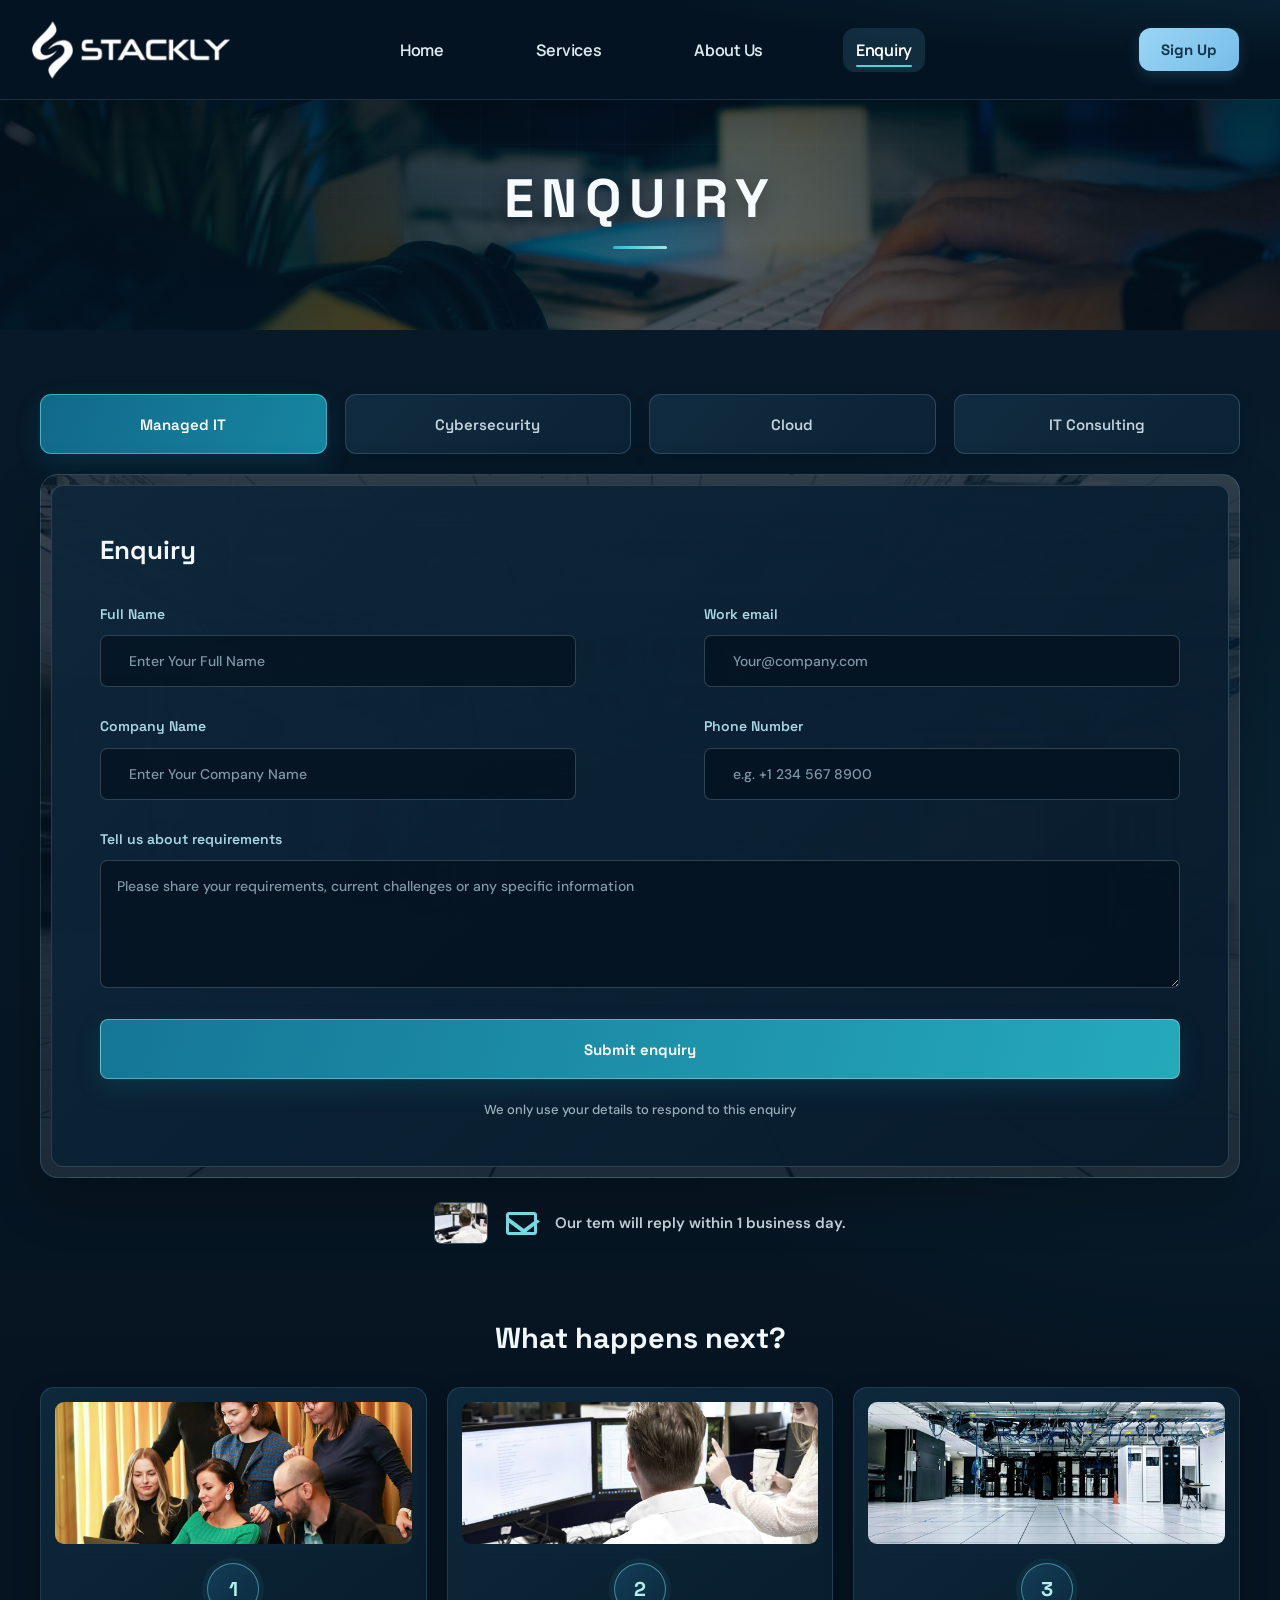
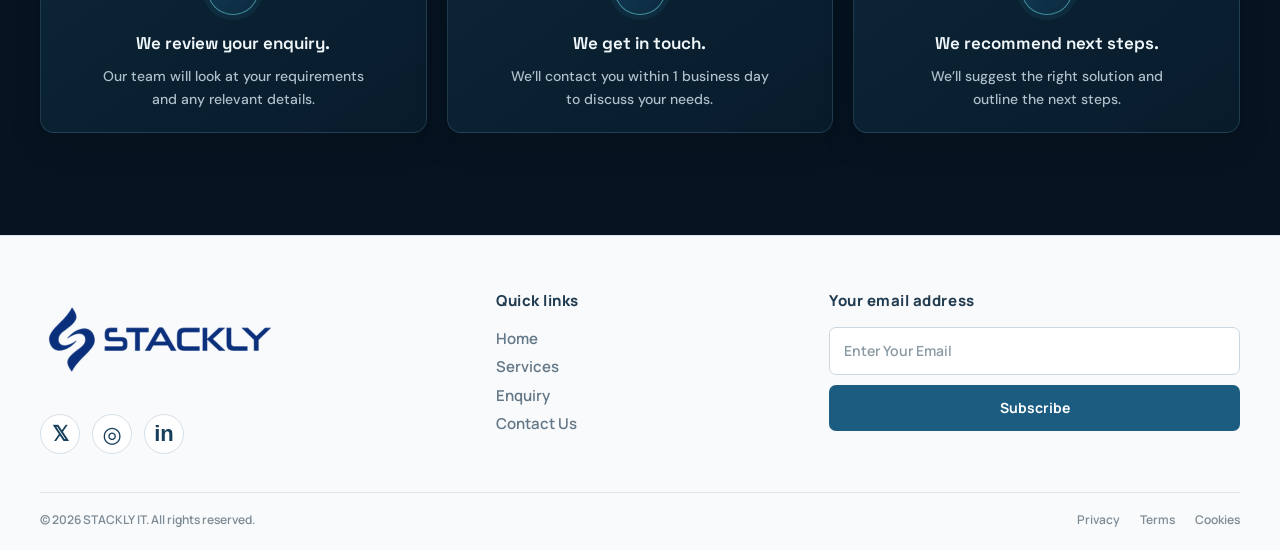
<file: enquiry.html>
<!doctype html>
<html lang="en">
<head>
  <meta charset="utf-8"><meta name="viewport" content="width=device-width, initial-scale=1">
  <title>Enquiry | STACKLY IT</title>
  <style>
    *{box-sizing:border-box}body{margin:0;background:#f1f1f1;color:#555;font-family:Arial,Helvetica,sans-serif}.wrap{width:min(1280px,calc(100% - 80px));margin:auto}
    header{height:100px;position:relative;display:flex;align-items:center}.logo{position:absolute;left:80px;top:10px;width:108px;height:78px;display:grid;place-items:center;color:#555;font-size:16px;text-decoration:none}.logo:before,.logo:after{content:"";position:absolute;inset:0;border:1px solid #777}.logo:before{background:linear-gradient(34deg,transparent 49.6%,#777 50%,transparent 50.4%)}.logo:after{background:linear-gradient(-34deg,transparent 49.6%,#777 50%,transparent 50.4%)}.logo span{position:relative;z-index:1}nav{position:absolute;left:50%;top:40px;transform:translateX(-20%);display:flex;gap:78px;white-space:nowrap}nav a{font-size:17px;font-weight:700;color:#777;text-decoration:none}nav a.active{color:#171717}
    .title{text-align:center;padding-top:102px}.title h1{display:inline-block;margin:0;border-bottom:1px solid #777;padding:0 4px 12px;font-size:36px;color:#444}
    .tabs{display:grid;grid-template-columns:repeat(4,1fr);gap:64px;margin:214px 57px 25px}.tabs button{height:76px;border:1px solid #ddd;background:#fff;color:#888;font-size:22px;font-weight:700}.tabs button.active{background:#929292;color:#fff;border-color:#929292}
    .form-frame{margin:0 0 0 42px;padding:12px;background:#cecece}.form-panel{background:white;border:1px solid #333;padding:32px 48px 40px}.form-panel h2{font-size:30px;margin:0 0 66px;color:#666}.fields{display:grid;grid-template-columns:1fr 1fr;column-gap:270px;row-gap:62px}.field label,.requirements label{display:block;color:#999;font-size:22px;font-weight:700;margin-bottom:28px}.field input,.requirements textarea{width:100%;height:60px;border:1px solid #333;background:#fff;padding:0 28px;font:700 18px Arial;color:#777}.field input::placeholder,.requirements textarea::placeholder{color:#c4c4c4}.requirements{margin-top:62px}.requirements label{margin-bottom:36px}.requirements textarea{height:135px;padding:24px;resize:vertical}.submit{width:100%;height:90px;border:0;background:#303030;color:#fff;font-size:21px;font-weight:700;margin-top:40px}.privacy{text-align:center;color:#999;font-size:21px;font-weight:700;margin:44px 0 0}
    .reply{display:flex;align-items:center;justify-content:center;gap:40px;margin:22px 0 72px;font-size:21px;font-weight:700;color:#888}.envelope{width:46px;height:32px;border:5px solid #050505;border-radius:3px;position:relative}.envelope:after{content:"";position:absolute;left:3px;top:-4px;width:27px;height:22px;border-right:4px solid #050505;border-bottom:4px solid #050505;transform:rotate(45deg) skew(-8deg,-8deg)}
    .next h2{text-align:center;color:#888;font-size:27px;margin:0 0 80px}.steps{display:grid;grid-template-columns:repeat(3,1fr);gap:36px;text-align:center;color:#888}.step .circle{width:78px;height:78px;border:2px solid #777;border-radius:50%;background:#fff;color:#111;font-size:34px;font-weight:700;display:grid;place-items:center;margin:0 auto 26px}.step h3{font-size:23px;margin:0 0 26px}.step p{font-size:19px;line-height:1.4;font-weight:700;margin:0 auto;max-width:380px}
    .next{margin-bottom:64px}footer{min-height:430px;padding-bottom:26px;color:#888}.footer-main{display:grid;grid-template-columns:1fr 1fr 1fr;align-items:start;gap:60px;padding-bottom:69px}.footer-logo{width:250px;height:200px;background:#ddd;position:relative;display:grid;place-items:center;font-size:23px;color:#555}.footer-logo:before,.footer-logo:after{content:"";position:absolute;inset:0;border:1px solid #777}.footer-logo:before{background:linear-gradient(38deg,transparent 49.7%,#777 50%,transparent 50.3%)}.footer-logo:after{background:linear-gradient(-38deg,transparent 49.7%,#777 50%,transparent 50.3%)}.footer-logo span{position:relative;z-index:1}.social{display:flex;gap:28px;margin-top:55px;align-items:center}.social b{font-size:48px;color:#000}.social .circleicon{width:48px;height:48px;background:#000;color:#fff;border-radius:50%;display:grid;place-items:center;font-size:28px}.links h2,.subscribe h2{font-size:25px;color:#888;margin:4px 0 10px}.links a{display:block;color:#888;font-size:26px;font-weight:600;line-height:1.55;text-decoration:none}.subscribe{padding-top:52px}.subscribe input{width:100%;height:66px;background:#f7f7f7;border:1px solid #555;padding:0 35px;text-align:center;font-weight:700;color:#777;font-size:18px;margin:18px 0 35px}.subscribe button{width:100%;height:66px;border:0;background:#b17f82;color:#714d4f;font-size:19px;font-weight:700}.legal{display:flex;justify-content:space-between;color:#888;font-weight:600;font-size:17px}.legal-links{display:flex;gap:18px}
    @media(max-width:800px){.wrap{width:calc(100% - 40px)}header{height:84px}.logo{left:0;top:10px;width:70px;height:52px}nav{left:auto;right:0;top:30px;transform:none;gap:20px}nav a{font-size:13px}.title{padding-top:60px}.title h1{font-size:28px}.tabs{margin:80px 0 18px;gap:10px}.tabs button{height:56px;font-size:14px}.form-frame{margin:0;padding:8px}.form-panel{padding:24px}.form-panel h2{margin-bottom:35px}.fields{column-gap:25px;row-gap:30px}.field label,.requirements label{font-size:16px;margin-bottom:12px}.field input{height:48px;padding:0 12px;font-size:14px}.requirements{margin-top:32px}.requirements textarea{height:110px;padding:15px}.submit{height:60px;margin-top:25px}.privacy{font-size:15px;margin-top:25px}.reply{font-size:16px;gap:20px;margin:22px 0 55px}.next h2{font-size:23px;margin-bottom:45px}.steps{gap:15px}.step .circle{width:60px;height:60px;margin-bottom:18px}.step h3{font-size:17px;margin-bottom:15px}.step p{font-size:14px}.footer-main{grid-template-columns:1fr 1fr;gap:35px;padding-bottom:40px}.footer-logo{width:170px;height:140px}.subscribe{grid-column:1/3;padding-top:0}.legal{font-size:12px;gap:15px;flex-wrap:wrap}}
    @media(max-width:480px){nav{gap:10px}nav a{font-size:11px}.logo{width:60px;height:45px}.title{padding-top:45px}.tabs{grid-template-columns:1fr 1fr;margin-top:55px}.tabs button{height:48px;font-size:13px}.form-panel{padding:18px}.form-panel h2{font-size:23px;margin-bottom:28px}.fields{grid-template-columns:1fr;gap:22px}.field label{margin-bottom:8px}.requirements{margin-top:25px}.requirements label{margin-bottom:12px}.requirements textarea{height:100px}.privacy{font-size:13px}.reply{gap:15px;text-align:center;font-size:13px}.envelope{width:36px;height:25px}.next h2{margin-bottom:30px}.steps{grid-template-columns:1fr;gap:36px}.step h3{margin-bottom:10px}.next{margin-bottom:55px}.footer-main{gap:25px 16px}.footer-logo{width:130px;height:110px}.social{gap:12px}.social b{font-size:34px}.social .circleicon{width:36px;height:36px;font-size:20px}.links a{font-size:20px}.links h2,.subscribe h2{font-size:18px}.legal-links{gap:10px}}
  
    .logo{width:220px!important;height:88px!important;display:block!important;overflow:visible!important;margin-left:0!important}
    .logo:before,.logo:after{display:none!important}
    .logo img{display:block;width:100%;height:100%;object-fit:contain}
    .footer-logo{width:250px!important;height:100px!important;background:transparent!important;display:block!important;position:relative}
    .footer-logo:before,.footer-logo:after{display:none!important}
    .footer-logo img{display:block;width:100%;height:100%;object-fit:contain}
    @media(max-width:800px){.logo{width:160px!important;height:64px!important;margin-left:0!important}.footer-logo{width:170px!important;height:68px!important}}
    @media(max-width:480px){.logo{width:135px!important;height:54px!important}.footer-logo{width:130px!important;height:52px!important}}
  
    header.wrap{position:fixed;top:0;left:50%;transform:translateX(-50%);z-index:1000;background:#f1f1f1;width:min(1280px,calc(100% - 80px))}
    body{padding-top:100px}
    .wrap:not(.home-header) nav{left:50%;transform:translateX(-50%)}
    @media(max-width:800px){header.wrap{width:calc(100% - 40px)}body{padding-top:84px}.wrap:not(.home-header) nav{left:auto;right:0;transform:none}}
    @media(max-width:800px){body{padding-top:82px}}
    @media(max-width:480px){body{padding-top:115px}}
  
    .home-header{display:grid;grid-template-columns:1fr auto 1fr;column-gap:24px;align-items:center;justify-content:initial;height:100px}
    .home-header .logo{position:relative;left:0;top:0;grid-column:1;justify-self:start;margin-left:0!important}
    .home-header nav{position:relative;left:auto;top:auto;transform:none;grid-column:2;justify-self:center;margin:0;gap:76px}
    .home-header .signup{grid-column:3;justify-self:end;background:#1600ff;color:#000;border:0;border-radius:8px;padding:12px 19px;font-size:14px;font-weight:700}
    @media(max-width:800px){.home-header{height:84px}.home-header .logo{width:160px!important;height:64px!important}.home-header nav{gap:24px}.home-header .signup{padding:9px;font-size:11px}}
    @media(max-width:480px){body{padding-top:115px}.home-header{display:flex;flex-wrap:wrap;justify-content:space-between;gap:15px;height:auto;padding:15px 0}.home-header .logo{order:0;width:135px!important;height:54px!important}.home-header nav{order:2;width:100%;justify-content:space-between}.home-header .signup{order:1}}
  </style>
  <link rel="stylesheet" href="header.css">
  <link rel="stylesheet" href="enquiry.css">
  <link rel="stylesheet" href="responsive.css">
</head>
<body class="enquiry-page">
  <header class="wrap home-header"><a class="logo" href="index.html"><img src="image.png" alt="STACKLY"></a><nav aria-label="Main navigation"><a href="index.html">Home</a><a href="services.html">Services</a><a href="about.html">About Us</a><a class="active" href="enquiry.html">Enquiry</a></nav><button class="signup" type="button">Sign Up</button></header>
  <main class="wrap"><div class="title"><h1>ENQUIRY</h1></div>
    <div class="tabs" role="tablist" aria-label="Enquiry type"><button class="active" type="button" role="tab" aria-selected="true">Managed IT</button><button type="button" role="tab" aria-selected="false">Cybersecurity</button><button type="button" role="tab" aria-selected="false">Cloud</button><button type="button" role="tab" aria-selected="false">IT Consulting</button></div>
    <section class="form-frame"><form class="form-panel" onsubmit="submitEnquiry(event)"><h2>Enquiry</h2><div class="fields"><div class="field"><label for="name">Full Name</label><input id="name" autocomplete="name" placeholder="Enter Your Full Name" required></div><div class="field"><label for="email">Work email</label><input id="email" type="email" autocomplete="email" placeholder="Your@company.com" required></div><div class="field"><label for="company">Company Name</label><input id="company" autocomplete="organization" placeholder="Enter Your Company Name" required></div><div class="field"><label for="phone">Phone Number</label><input id="phone" type="tel" autocomplete="tel" placeholder="e.g. +1 234 567 8900" required></div></div><div class="requirements"><label for="requirements">Tell us about requirements</label><textarea id="requirements" placeholder="Please share your requirements, current challenges or any specific information" required></textarea></div><button class="submit" type="submit">Submit enquiry</button><p class="privacy">We only use your details to respond to this enquiry</p></form></section>
    <div class="reply"><img class="reply-photo" src="office-technology.jpg" alt="Our support team at work"><span class="envelope" aria-hidden="true"></span><span>Our tem will reply within 1 business day.</span></div>
    <section class="next"><h2>What happens next?</h2><div class="steps"><article class="step"><img class="step-photo" src="team-collaboration.jpg" alt="Team reviewing a request"><div class="circle">1</div><h3>We review your enquiry.</h3><p>Our team will look at your requirements<br>and any relevant details.</p></article><article class="step"><img class="step-photo" src="office-technology.jpg" alt="Support team getting in touch"><div class="circle">2</div><h3>We get in touch.</h3><p>We’ll contact you within 1 business day<br>to discuss your needs.</p></article><article class="step"><img class="step-photo" src="server-room.jpg" alt="Technology infrastructure"><div class="circle">3</div><h3>We recommend next steps.</h3><p>We’ll suggest the right solution and<br>outline the next steps.</p></article></div></section>
  </main>
  <footer class="wrap"><div class="footer-main"><div><div class="footer-logo"><img src="image.png" alt="STACKLY"></div><div class="social"><b>𝕏</b><div class="circleicon">◎</div><div class="circleicon" style="font-weight:bold;font-family:Arial">in</div></div></div><div class="links"><h2>Quick links</h2><a href="index.html">Home</a><a href="services.html">Services</a><a href="enquiry.html">Enquiry</a><a href="enquiry.html">Contact Us</a></div><form class="subscribe" onsubmit="event.preventDefault()"><h2>Your email address</h2><input type="email" placeholder="Enter Your Email" aria-label="Your email address"><button type="submit">Subscribe</button></form></div><div class="legal"><span>© 2026 STACKLY IT. All rights reserved.</span><div class="legal-links"><span>Privacy</span><span>Terms</span><span>Cookies</span></div></div></footer>
  <script>
    document.querySelectorAll('.tabs button').forEach(button=>button.addEventListener('click',()=>{document.querySelectorAll('.tabs button').forEach(tab=>{tab.classList.remove('active');tab.setAttribute('aria-selected','false')});button.classList.add('active');button.setAttribute('aria-selected','true')}));
    function submitEnquiry(event){event.preventDefault();const number=`NX-${new Date().getFullYear()}-${String(Math.floor(1000+Math.random()*9000))}`;sessionStorage.setItem('stacklyEnquiryNumber',number);window.location.href='confirmation.html'}
  </script>
</body></html>
</file>
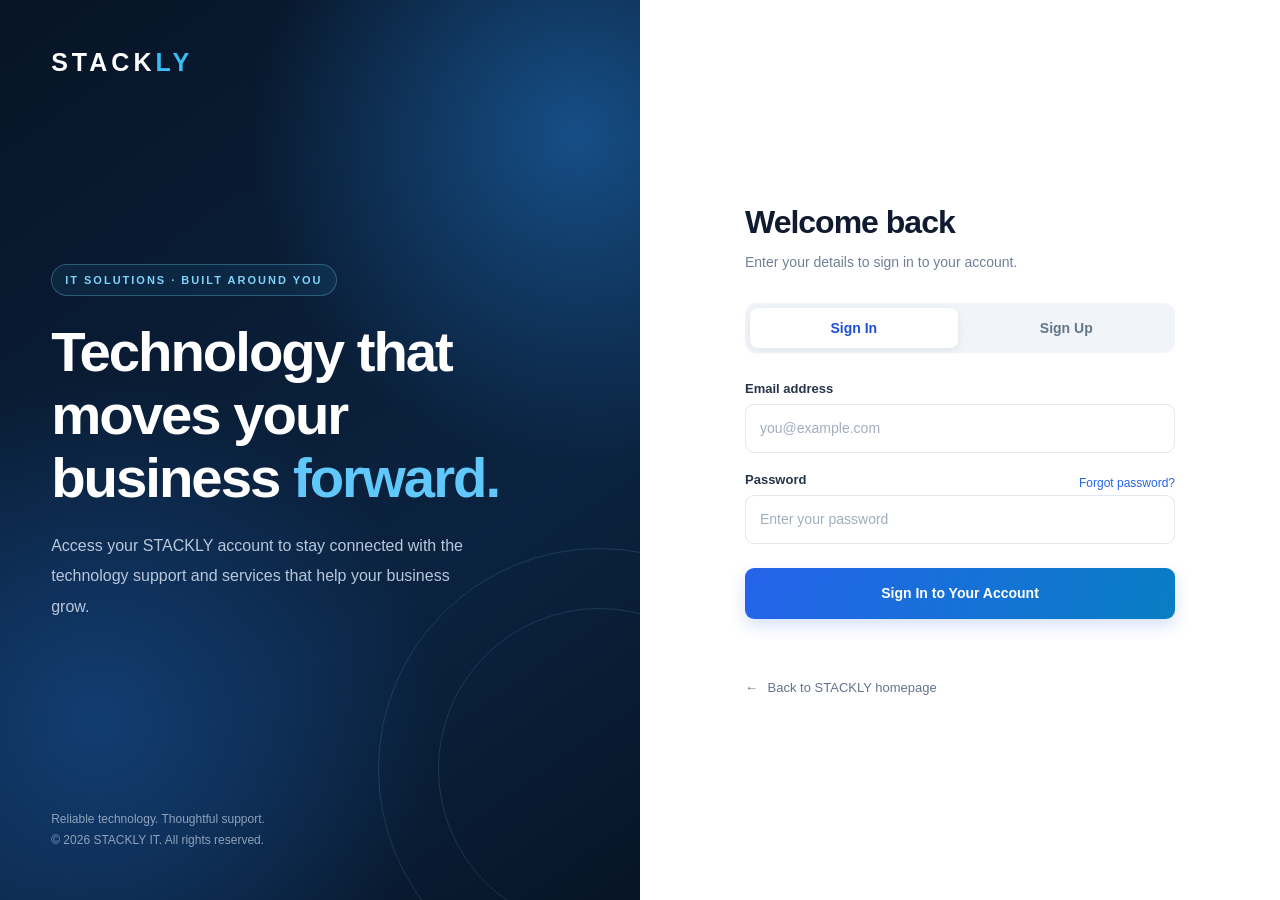
<file: login.html>
<!DOCTYPE html>
<html lang="en">

<head>
    <meta charset="UTF-8">
    <meta name="viewport" content="width=device-width, initial-scale=1.0">
    <meta name="theme-color" content="#071426">
    <title>Account Access | STACKLY</title>

    <style>
        :root {
            --navy: #071426;
            --blue: #2563eb;
            --cyan: #38bdf8;
            --text: #172033;
            --muted: #718096;
            --border: #e2e8f0;
        }

        * {
            box-sizing: border-box;
            margin: 0;
            padding: 0;
        }

        body {
            min-height: 100vh;
            display: grid;
            grid-template-columns: 1fr 1fr;
            font-family: Inter, "Segoe UI", Arial, sans-serif;
            background: #fff;
            color: var(--text);
        }

        .brand-panel {
            position: relative;
            display: flex;
            flex-direction: column;
            justify-content: space-between;
            overflow: hidden;
            min-height: 100vh;
            padding: 48px 8%;
            color: #fff;
            background:
                radial-gradient(circle at 15% 80%, #123d71 0, transparent 38%),
                radial-gradient(circle at 90% 15%, #164e86 0, transparent 34%),
                linear-gradient(145deg, #071426, #0b2340 65%, #071426);
        }

        .brand-panel::before,
        .brand-panel::after {
            content: "";
            position: absolute;
            border: 1px solid rgba(125, 211, 252, .15);
            border-radius: 50%;
            pointer-events: none;
        }

        .brand-panel::before {
            width: 440px;
            height: 440px;
            right: -180px;
            bottom: -90px;
        }

        .brand-panel::after {
            width: 320px;
            height: 320px;
            right: -120px;
            bottom: -30px;
        }

        .brand-logo {
            position: relative;
            z-index: 1;
            color: #fff;
            font-size: 25px;
            font-weight: 850;
            letter-spacing: 4px;
            text-decoration: none;
        }

        .brand-logo span {
            color: var(--cyan);
        }

        .brand-content {
            position: relative;
            z-index: 1;
            max-width: 500px;
            margin: 50px 0;
        }

        .eyebrow {
            display: inline-block;
            margin-bottom: 24px;
            padding: 9px 13px;
            border: 1px solid rgba(125, 211, 252, .3);
            border-radius: 30px;
            background: rgba(56, 189, 248, .08);
            color: #7dd3fc;
            font-size: 11px;
            font-weight: 800;
            letter-spacing: 2px;
        }

        .brand-content h1 {
            margin-bottom: 22px;
            font-size: clamp(38px, 4.4vw, 62px);
            line-height: 1.12;
            letter-spacing: -2px;
        }

        .brand-content h1 span {
            color: #60c8fa;
        }

        .brand-content p {
            max-width: 420px;
            color: #b7c7dc;
            font-size: 16px;
            line-height: 1.9;
        }

        .brand-footer {
            position: relative;
            z-index: 1;
            color: #8da2bc;
            font-size: 12px;
            line-height: 1.8;
        }

        .form-panel {
            display: flex;
            align-items: center;
            justify-content: center;
            min-width: 0;
            padding: 50px 9%;
        }

        .auth-card {
            width: 100%;
            max-width: 430px;
        }

        .mobile-logo {
            display: none;
            margin-bottom: 42px;
            color: var(--navy);
            font-size: 23px;
            font-weight: 850;
            letter-spacing: 3px;
            text-decoration: none;
        }

        .mobile-logo span {
            color: var(--blue);
        }

        .heading {
            margin-bottom: 28px;
        }

        .heading h2 {
            margin-bottom: 10px;
            color: #101b30;
            font-size: 32px;
            letter-spacing: -1px;
        }

        .heading p {
            color: var(--muted);
            font-size: 14px;
            line-height: 1.7;
        }

        .tabs {
            display: grid;
            grid-template-columns: 1fr 1fr;
            gap: 5px;
            margin-bottom: 28px;
            padding: 5px;
            border-radius: 11px;
            background: #f1f5f9;
        }

        .tab {
            padding: 12px;
            border: none;
            border-radius: 8px;
            background: transparent;
            color: #64748b;
            font-size: 14px;
            font-weight: 700;
            cursor: pointer;
            transition: .2s ease;
        }

        .tab.active {
            background: #fff;
            color: #1d4ed8;
            box-shadow: 0 2px 8px rgba(15, 23, 42, .08);
        }

        .field {
            margin-bottom: 19px;
        }

        .field label {
            display: block;
            margin-bottom: 8px;
            color: #273449;
            font-size: 13px;
            font-weight: 700;
        }

        .field input {
            width: 100%;
            min-height: 49px;
            padding: 13px 14px;
            border: 1px solid var(--border);
            border-radius: 9px;
            outline: none;
            background: #fff;
            color: var(--text);
            font: inherit;
            font-size: 14px;
            transition: border-color .2s, box-shadow .2s;
        }

        .field input::placeholder {
            color: #a0aec0;
        }

        .field input:focus {
            border-color: #60a5fa;
            box-shadow: 0 0 0 4px rgba(59, 130, 246, .11);
        }

        .password-row {
            display: flex;
            justify-content: space-between;
            align-items: center;
            gap: 10px;
        }

        .password-row a {
            color: var(--blue);
            font-size: 12px;
            text-decoration: none;
        }

        .password-row a:hover,
        .back-link:hover {
            text-decoration: underline;
        }

        .submit-button {
            width: 100%;
            min-height: 51px;
            margin-top: 5px;
            border: none;
            border-radius: 9px;
            background: linear-gradient(110deg, #2563eb, #087ec4);
            color: #fff;
            font-size: 14px;
            font-weight: 750;
            cursor: pointer;
            box-shadow: 0 7px 16px rgba(37, 99, 235, .19);
            transition: transform .2s, box-shadow .2s;
        }

        .submit-button:hover {
            transform: translateY(-1px);
            box-shadow: 0 10px 22px rgba(37, 99, 235, .25);
        }

        .message {
            min-height: 22px;
            margin-top: 14px;
            font-size: 13px;
            line-height: 1.5;
            overflow-wrap: anywhere;
        }

        .back-link {
            display: inline-block;
            margin-top: 25px;
            color: #64748b;
            font-size: 13px;
            text-decoration: none;
        }

        .back-link span {
            margin-right: 6px;
        }

        [hidden] {
            display: none !important;
        }

        @media (max-width: 900px) {
            body {
                grid-template-columns: .85fr 1.15fr;
            }

            .brand-panel {
                padding: 38px 8%;
            }

            .form-panel {
                padding: 40px 7%;
            }

            .brand-content h1 {
                font-size: 42px;
            }
        }

        @media (max-width: 650px) {
            body {
                display: block;
                background: #f8fafc;
            }

            .brand-panel {
                display: none;
            }

            .form-panel {
                min-height: 100vh;
                padding: 36px 22px;
            }

            .auth-card {
                max-width: 430px;
                padding: 30px 24px;
                border: 1px solid #edf0f5;
                border-radius: 18px;
                background: #fff;
                box-shadow: 0 12px 38px rgba(15, 23, 42, .06);
            }

            .mobile-logo {
                display: inline-block;
                margin-bottom: 35px;
            }

            .heading h2 {
                font-size: 29px;
            }
        }

        @media (prefers-reduced-motion: reduce) {

            *,
            *::before,
            *::after {
                transition: none !important;
                scroll-behavior: auto !important;
            }
        }
    </style>
</head>

<body>
    <aside class="brand-panel">
        <a class="brand-logo" href="index.html">STACK<span>LY</span></a>

        <div class="brand-content">
            <span class="eyebrow">IT SOLUTIONS · BUILT AROUND YOU</span>
            <h1>Technology that moves your business <span>forward.</span></h1>
            <p>
                Access your STACKLY account to stay connected with the
                technology support and services that help your business grow.
            </p>
        </div>

        <div class="brand-footer">
            Reliable technology. Thoughtful support.<br>
            © 2026 STACKLY IT. All rights reserved.
        </div>
    </aside>

    <main class="form-panel">
        <section class="auth-card">
            <a class="mobile-logo" href="index.html">STACK<span>LY</span></a>

            <div class="heading">
                <h2 id="formTitle">Welcome back</h2>
                <p id="formSubtitle">Enter your details to sign in to your account.</p>
            </div>

            <div class="tabs" role="tablist" aria-label="Account access">
                <button class="tab active" id="signInTab" type="button" role="tab" aria-selected="true">Sign In</button>
                <button class="tab" id="signUpTab" type="button" role="tab" aria-selected="false">Sign Up</button>
            </div>

            <form id="authForm">
                <div class="field" id="usernameField" hidden>
                    <label for="username">Username</label>
                    <input type="text" id="username" name="username" placeholder="Choose a username"
                        autocomplete="username" minlength="3" maxlength="40">
                </div>

                <div class="field">
                    <label for="email">Email address</label>
                    <input type="email" id="email" name="email" placeholder="you@example.com" autocomplete="email"
                        required>
                </div>

                <div class="field">
                    <div class="password-row">
                        <label for="password">Password</label>
                        <a href="#" id="forgotPassword">Forgot password?</a>
                    </div>
                    <input type="password" id="password" name="password" placeholder="Enter your password"
                        autocomplete="current-password" minlength="4" maxlength="128" required>
                </div>

                <div class="field" id="confirmPasswordField" hidden>
                    <label for="confirmPassword">Confirm password</label>
                    <input type="password" id="confirmPassword" name="confirmPassword"
                        placeholder="Re-enter your password" autocomplete="new-password" minlength="4" maxlength="128">
                </div>

                <button class="submit-button" id="submitButton" type="submit">Sign In to Your Account</button>

                <p class="message" id="message" role="status" aria-live="polite"></p>
            </form>

            <a class="back-link" href="index.html">
                <span>←</span> Back to STACKLY homepage
            </a>
        </section>
    </main>

    <script>
        const authForm = document.getElementById("authForm");
        const signInTab = document.getElementById("signInTab");
        const signUpTab = document.getElementById("signUpTab");
        const usernameField = document.getElementById("usernameField");
        const usernameInput = document.getElementById("username");
        const confirmPasswordField = document.getElementById("confirmPasswordField");
        const confirmPasswordInput = document.getElementById("confirmPassword");
        const passwordInput = document.getElementById("password");
        const emailInput = document.getElementById("email");
        const forgotPassword = document.getElementById("forgotPassword");
        const formTitle = document.getElementById("formTitle");
        const formSubtitle = document.getElementById("formSubtitle");
        const submitButton = document.getElementById("submitButton");
        const message = document.getElementById("message");

        let currentMode = "signin";

        function setMode(mode) {
            currentMode = mode;
            const isSignUp = mode === "signup";

            signInTab.classList.toggle("active", !isSignUp);
            signUpTab.classList.toggle("active", isSignUp);

            signInTab.setAttribute("aria-selected", String(!isSignUp));
            signUpTab.setAttribute("aria-selected", String(isSignUp));

            usernameField.hidden = !isSignUp;
            usernameInput.required = isSignUp;

            confirmPasswordField.hidden = !isSignUp;
            confirmPasswordInput.required = isSignUp;

            forgotPassword.hidden = isSignUp;
            passwordInput.autocomplete = isSignUp ? "new-password" : "current-password";

            formTitle.textContent = isSignUp ? "Create your account" : "Welcome back";

            formSubtitle.textContent = isSignUp
                ? "Create your STACKLY account to get started."
                : "Enter your details to sign in to your account.";

            submitButton.textContent = isSignUp
                ? "Create Account"
                : "Sign In to Your Account";

            message.textContent = "";
            message.style.color = "#64748b";
        }

        signInTab.addEventListener("click", () => setMode("signin"));
        signUpTab.addEventListener("click", () => setMode("signup"));

        forgotPassword.addEventListener("click", (event) => {
            event.preventDefault();
            message.style.color = "#64748b";
            message.textContent = "Demo mode: Password recovery is not available.";
        });

        authForm.addEventListener("submit", (event) => {
            event.preventDefault();

            const email = emailInput.value.trim().toLowerCase();
            const password = passwordInput.value;
            const isSignUp = currentMode === "signup";

            if (isSignUp) {
                const username = usernameInput.value.trim();

                if (password !== confirmPasswordInput.value) {
                    message.style.color = "#dc2626";
                    message.textContent = "Passwords do not match. Please try again.";
                    confirmPasswordInput.focus();
                    return;
                }

                message.style.color = "#15803d";
                message.textContent = "Demo account created successfully! You can now sign in.";

                authForm.reset();
                setMode("signin");
                emailInput.value = email;
                return;
            }

            // Demo login: no registration or password verification required.
            const username = email.split("@")[0];

            localStorage.setItem("stacklyToken", "demo-session");
            localStorage.setItem("stacklyUsername", username);
            localStorage.setItem("stacklyEmail", email);

            message.style.color = "#15803d";
            message.textContent = "Login successful! Redirecting...";

            submitButton.disabled = true;

            setTimeout(() => {
                window.location.href = "index.html";
            }, 700);
        });
    </script>
</body>

</html>
</file>
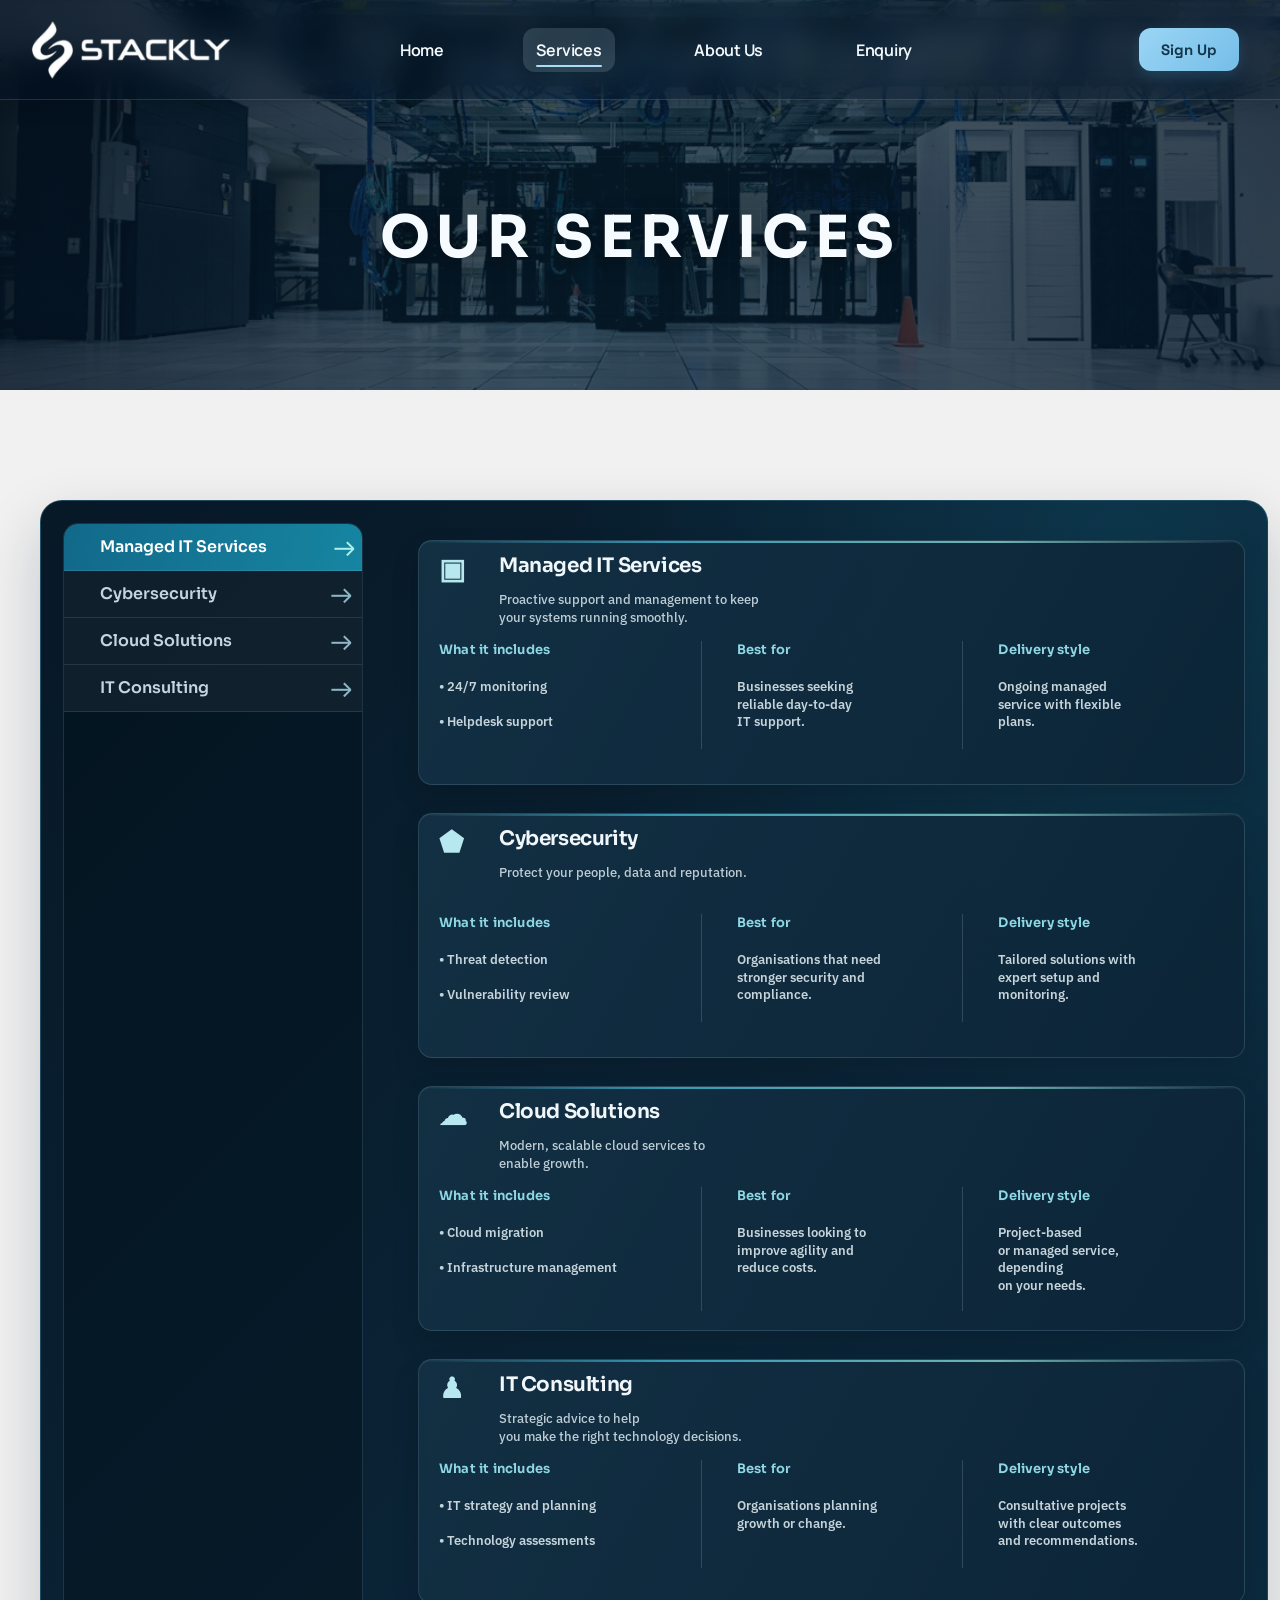
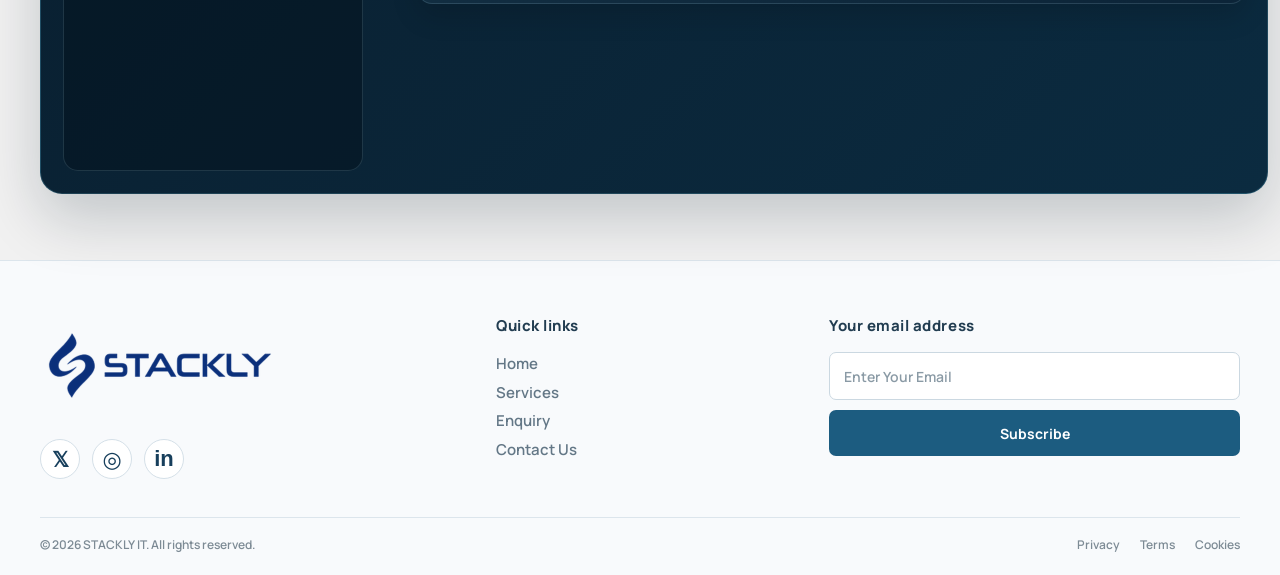
<file: services.html>
<!doctype html>
<html lang="en">
<head>
  <meta charset="utf-8"><meta name="viewport" content="width=device-width, initial-scale=1">
  <title>Our Services | STACKLY IT</title>
  <style>
    *{box-sizing:border-box}html{scroll-behavior:smooth}body{margin:0;background:#f1f1f1;color:#151515;font-family:Arial,Helvetica,sans-serif}
    .wrap{width:min(1280px,calc(100% - 80px));margin:0 auto}
    header{height:100px;display:flex;align-items:center;position:relative}
    .logo{position:absolute;left:80px;top:10px;width:108px;height:78px;display:grid;place-items:center;color:#555;font-size:16px}
    .logo:before,.logo:after{content:"";position:absolute;inset:0;border:1px solid #777}.logo:before{background:linear-gradient(34deg,transparent 49.6%,#777 50%,transparent 50.4%)}.logo:after{background:linear-gradient(-34deg,transparent 49.6%,#777 50%,transparent 50.4%)}.logo span{position:relative;z-index:1}
    nav{position:absolute;left:50%;top:40px;transform:translateX(-20%);display:flex;gap:78px;white-space:nowrap}nav a{font-size:17px;font-weight:700;color:#777;text-decoration:none}nav a.active{color:#171717}
    .title{padding-top:84px;text-align:center}.title h1{font-size:25px;margin:0 auto;border-bottom:1px solid #777;padding:0 0 10px;width:max-content}
    .services-layout{display:grid;grid-template-columns:300px 1fr;gap:55px;margin:180px 0 66px;min-height:1248px;width:calc(100% + 28px)}
    .side{background:#fff;border:1px solid #d1d1d1;min-height:1248px}.side a{height:47px;display:flex;align-items:center;justify-content:space-between;padding:0 10px 0 36px;border-bottom:1px solid #c7c7c7;color:#999;font-weight:700;font-size:22px;text-decoration:none;white-space:nowrap}.side a.current{height:47px;color:#ddd;background:#777}.side .arrow{font-size:28px;font-weight:400;color:#888}.side .current .arrow{color:#c9747b}
    .cards{display:flex;flex-direction:column;gap:66px;padding-top:17px}.card{height:245px;border:1px solid #d1d1d1;background:#fff;padding:12px 20px 13px;position:relative;color:#999}
    .card-head{height:88px;display:flex;align-items:flex-start;gap:26px}.icon{width:40px;height:40px;color:#050505;flex:none;margin-top:19px;position:relative}.card-head h2{font-size:22px;color:#858585;margin:0 0 20px}.card-head p{font-size:13px;line-height:1.35;margin:0;color:#999;font-weight:500}
    .monitor{border:4px solid #050505;border-radius:3px;width:35px;height:24px;margin:22px 0 0 3px}.monitor:after{content:"";position:absolute;width:19px;height:4px;background:#050505;left:8px;top:27px;box-shadow:0 5px 0 -1px #050505}
    .shield{width:0;height:0;border-left:19px solid transparent;border-right:19px solid transparent;border-bottom:29px solid #050505;margin-top:11px}.shield:after{content:"";position:absolute;width:17px;height:17px;background:#050505;border:2px solid #fff;border-radius:50%;top:22px;left:21px}
    .cloud{font-size:39px;line-height:40px;margin-top:8px}.people{font-size:34px;line-height:40px;margin-top:8px}
    .details{display:grid;grid-template-columns:1fr 1fr 1fr;height:108px;align-items:stretch}.detail{padding:0 34px 0 0;font-size:13px;line-height:1.35;font-weight:600;color:#999}.detail+.detail{border-left:1px solid #d5d5d5;padding-left:35px}.detail h3{font-size:14px;margin:0 0 20px;color:#999}.detail p{margin:0 0 17px}
    footer{min-height:430px;padding:0 0 24px}.footer-main{display:grid;grid-template-columns:1fr 1fr 1fr;align-items:start;gap:60px;padding:0 0 69px}
    .footer-logo{width:250px;height:200px;background:#ddd;position:relative;display:grid;place-items:center;font-size:23px;color:#555;margin-left:0}.footer-logo:before,.footer-logo:after{content:"";position:absolute;inset:0;border:1px solid #777}.footer-logo:before{background:linear-gradient(38deg,transparent 49.7%,#777 50%,transparent 50.3%)}.footer-logo:after{background:linear-gradient(-38deg,transparent 49.7%,#777 50%,transparent 50.3%)}.footer-logo span{position:relative;z-index:1}
    .social{display:flex;gap:28px;margin-top:55px;align-items:center}.social b{font-size:48px;color:#000}.social .circleicon{width:48px;height:48px;background:#000;color:#fff;border-radius:50%;display:grid;place-items:center;font-size:28px}.links h2,.subscribe h2{font-size:25px;color:#888;margin:4px 0 10px}.links a{display:block;color:#888;font-size:26px;font-weight:600;line-height:1.55;text-decoration:none}.subscribe{padding-top:52px}.subscribe input{width:100%;height:66px;background:#f7f7f7;border:1px solid #555;padding:0 35px;text-align:center;font-weight:700;color:#777;font-size:18px;margin:18px 0 35px}.subscribe button{width:100%;height:66px;border:0;background:#b17f82;color:#714d4f;font-size:19px;font-weight:700}.legal{display:flex;justify-content:space-between;color:#888;font-weight:600;font-size:17px}.legal-links{display:flex;gap:18px}
    @media(min-width:1441px){.wrap{width:1280px}}
    @media(max-width:800px){.wrap{width:calc(100% - 40px)}header{height:84px}.logo{left:0;top:10px;width:70px;height:52px}nav{left:auto;right:0;top:30px;transform:none;gap:20px}nav a{font-size:13px}.title{padding-top:60px}.services-layout{grid-template-columns:1fr;gap:24px;margin:70px 0 60px;min-height:0}.side{min-height:0;display:flex;overflow:auto}.side a,.side a.current{height:50px;padding:0 14px;font-size:14px;gap:18px}.cards{padding:0;gap:20px}.card{height:auto;min-height:240px;padding:14px}.details{grid-template-columns:1fr 1fr 1fr}.detail{padding-right:8px}.detail+.detail{padding-left:12px}.detail h3{margin-bottom:12px}.footer-main{grid-template-columns:1fr 1fr;gap:35px;padding-bottom:40px}.footer-logo{width:170px;height:140px}.subscribe{grid-column:1/3;padding-top:0}.legal{font-size:12px;gap:15px;flex-wrap:wrap}}
    @media(max-width:480px){nav{gap:10px}nav a{font-size:11px}.logo{width:60px;height:45px}.title h1{font-size:21px}.services-layout{margin-top:55px}.side a,.side a.current{font-size:12px;padding:0 10px}.card-head{gap:14px;height:100px}.card-head h2{font-size:18px}.details{height:auto;grid-template-columns:1fr;gap:14px}.detail,.detail+.detail{border:0;border-top:1px solid #ddd;padding:10px 0 0}.detail h3{margin-bottom:6px}.card{padding:13px 16px}.footer-main{gap:25px 16px}.footer-logo{width:130px;height:110px}.social{gap:12px}.social b{font-size:34px}.social .circleicon{width:36px;height:36px;font-size:20px}.links a{font-size:20px}.links h2,.subscribe h2{font-size:18px}.legal-links{gap:10px}}
  
    .logo{width:220px!important;height:88px!important;display:block!important;overflow:visible!important;margin-left:0!important}
    .logo:before,.logo:after{display:none!important}
    .logo img{display:block;width:100%;height:100%;object-fit:contain}
    .footer-logo{width:250px!important;height:100px!important;background:transparent!important;display:block!important;position:relative}
    .footer-logo:before,.footer-logo:after{display:none!important}
    .footer-logo img{display:block;width:100%;height:100%;object-fit:contain}
    @media(max-width:800px){.logo{width:160px!important;height:64px!important;margin-left:0!important}.footer-logo{width:170px!important;height:68px!important}}
    @media(max-width:480px){.logo{width:135px!important;height:54px!important}.footer-logo{width:130px!important;height:52px!important}}
  
    header.wrap{position:fixed;top:0;left:50%;transform:translateX(-50%);z-index:1000;background:#f1f1f1;width:min(1280px,calc(100% - 80px))}
    body{padding-top:100px}
    .wrap:not(.home-header) nav{left:50%;transform:translateX(-50%)}
    @media(max-width:800px){header.wrap{width:calc(100% - 40px)}body{padding-top:84px}.wrap:not(.home-header) nav{left:auto;right:0;transform:none}}
    @media(max-width:800px){body{padding-top:82px}}
    @media(max-width:480px){body{padding-top:115px}}
  
    .home-header{display:grid;grid-template-columns:1fr auto 1fr;column-gap:24px;align-items:center;justify-content:initial;height:100px}
    .home-header .logo{position:relative;left:0;top:0;grid-column:1;justify-self:start;margin-left:0!important}
    .home-header nav{position:relative;left:auto;top:auto;transform:none;grid-column:2;justify-self:center;margin:0;gap:76px}
    .home-header .signup{grid-column:3;justify-self:end;background:#1600ff;color:#000;border:0;border-radius:8px;padding:12px 19px;font-size:14px;font-weight:700}
    @media(max-width:800px){.home-header{height:84px}.home-header .logo{width:160px!important;height:64px!important}.home-header nav{gap:24px}.home-header .signup{padding:9px;font-size:11px}}
    @media(max-width:480px){body{padding-top:115px}.home-header{display:flex;flex-wrap:wrap;justify-content:space-between;gap:15px;height:auto;padding:15px 0}.home-header .logo{order:0;width:135px!important;height:54px!important}.home-header nav{order:2;width:100%;justify-content:space-between}.home-header .signup{order:1}}
  </style>
  <link rel="stylesheet" href="header.css">
  <link rel="stylesheet" href="services.css">
  <link rel="stylesheet" href="responsive.css">
</head>
<body class="services-page">
  <header class="wrap home-header"><a class="logo" href="index.html"><img src="image.png" alt="STACKLY"></a><nav aria-label="Main navigation"><a href="index.html">Home</a><a class="active" href="services.html">Services</a><a href="about.html">About Us</a><a href="enquiry.html">Enquiry</a></nav><button class="signup" type="button">Sign Up</button></header>
  <main class="wrap"><div class="title"><h1>OUR SERVICES</h1></div>
    <div class="services-layout"><aside class="side" aria-label="Service categories"><a href="#managed" class="current">Managed IT Services <span class="arrow">→</span></a><a href="#cybersecurity">Cybersecurity <span class="arrow">→</span></a><a href="#cloud">Cloud Solutions <span class="arrow">→</span></a><a href="#consulting">IT Consulting <span class="arrow">→</span></a></aside>
      <div class="cards">
        <article class="card" id="managed"><div class="card-head"><img class="service-photo" src="repair-team.jpg" alt="Technicians providing managed IT support"><div><h2>Managed IT Services</h2><p>Proactive support and management to keep<br>your systems running smoothly.</p></div></div><div class="details"><div class="detail"><h3>What it includes</h3><p>• 24/7 monitoring</p><p>• Helpdesk support</p></div><div class="detail"><h3>Best for</h3><p>Businesses seeking<br>reliable day-to-day<br>IT support.</p></div><div class="detail"><h3>Delivery style</h3><p>Ongoing managed<br>service with flexible<br>plans.</p></div></div></article>
        <article class="card" id="cybersecurity"><div class="card-head"><img class="service-photo" src="server-room.jpg" alt="Servers protected in a data center"><div><h2>Cybersecurity</h2><p>Protect your people, data and reputation.</p></div></div><div class="details"><div class="detail"><h3>What it includes</h3><p>• Threat detection</p><p>• Vulnerability review</p></div><div class="detail"><h3>Best for</h3><p>Organisations that need<br>stronger security and<br>compliance.</p></div><div class="detail"><h3>Delivery style</h3><p>Tailored solutions with<br>expert setup and<br>monitoring.</p></div></div></article>
        <article class="card" id="cloud"><div class="card-head"><img class="service-photo" src="office-technology.jpg" alt="Colleagues using connected workplace technology"><div><h2>Cloud Solutions</h2><p>Modern, scalable cloud services to<br>enable growth.</p></div></div><div class="details"><div class="detail"><h3>What it includes</h3><p>• Cloud migration</p><p>• Infrastructure management</p></div><div class="detail"><h3>Best for</h3><p>Businesses looking to<br>improve agility and<br>reduce costs.</p></div><div class="detail"><h3>Delivery style</h3><p>Project-based<br>or managed service,<br>depending<br>on your needs.</p></div></div></article>
        <article class="card" id="consulting"><div class="card-head"><img class="service-photo" src="team-collaboration.jpg" alt="Business team discussing technology plans"><div><h2>IT Consulting</h2><p>Strategic advice to help<br>you make the right technology decisions.</p></div></div><div class="details"><div class="detail"><h3>What it includes</h3><p>• IT strategy and planning</p><p>• Technology assessments</p></div><div class="detail"><h3>Best for</h3><p>Organisations planning<br>growth or change.</p></div><div class="detail"><h3>Delivery style</h3><p>Consultative projects<br>with clear outcomes<br>and recommendations.</p></div></div></article>
      </div>
    </div>
  </main>
  <footer class="wrap"><div class="footer-main"><div><div class="footer-logo"><img src="image.png" alt="STACKLY"></div><div class="social"><b>𝕏</b><div class="circleicon">◎</div><div class="circleicon" style="font-weight:bold;font-family:Arial">in</div></div></div><div class="links"><h2>Quick links</h2><a href="index.html">Home</a><a href="services.html">Services</a><a href="index.html#contact">Enquiry</a><a href="index.html#contact">Contact Us</a></div><form class="subscribe" onsubmit="event.preventDefault()"><h2>Your email address</h2><input type="email" placeholder="Enter Your Email" aria-label="Your email address"><button type="submit">Subscribe</button></form></div><div class="legal"><span>© 2026 STACKLY IT. All rights reserved.</span><div class="legal-links"><span>Privacy</span><span>Terms</span><span>Cookies</span></div></div></footer>
  <script>
    (() => {
      const header = document.querySelector('.home-header');
      const updateHeader = () => header.classList.toggle('scrolled', window.scrollY > 40);
      updateHeader();
      window.addEventListener('scroll', updateHeader, { passive: true });

      const links = [...document.querySelectorAll('.services-page .side a[href^="#"]')];
      const cards = [...document.querySelectorAll('.services-page .cards .card')];
      const selectService = id => {
        if (!cards.some(card => card.id === id)) return false;
        links.forEach(link => {
          const active = link.hash === `#${id}`;
          link.classList.toggle('current', active);
          if (active) link.setAttribute('aria-current', 'true');
          else link.removeAttribute('aria-current');
        });
        return true;
      };

      links.forEach(link => link.addEventListener('click', event => {
        selectService(link.hash.slice(1));
      }));
      if (!selectService(location.hash.slice(1))) selectService('managed');
      window.addEventListener('hashchange', () => selectService(location.hash.slice(1)));
    })();
  </script>
</body></html>
</file>
<file: header.css>
@import url('https://fonts.googleapis.com/css2?family=Manrope:wght@500;600;700;800&family=Space+Grotesk:wght@500;600;700&display=swap');

/* Shared fixed header styling for every page. */
header.home-header {
  position: fixed;
  top: 0;
  left: 0;
  right: 0;
  width: auto;
  max-width: none;
  margin: 0;
  padding-inline: clamp(20px, 3.2vw, 48px);
  transform: none;
  isolation: isolate;
  overflow: visible;
  background: rgba(255, 255, 255, 0.84);
  border-bottom: 1px solid rgba(125, 177, 207, 0.22);
  border-radius: 0;
  box-shadow: 0 8px 28px rgba(47, 82, 105, 0.09);
  backdrop-filter: blur(14px);
  -webkit-backdrop-filter: blur(14px);
  font-family: "Manrope", "Segoe UI", system-ui, sans-serif;
  animation: headerEnter 500ms cubic-bezier(.2,.8,.2,1) both;
}

header.home-header::before {
  content: "";
  position: absolute;
  inset: 0;
  z-index: -1;
  pointer-events: none;
  border-radius: inherit;
  background-image:
    radial-gradient(ellipse at 8% 5%, rgba(184, 221, 243, 0.44), transparent 38%),
    radial-gradient(ellipse at 88% 0%, rgba(216, 239, 250, 0.58), transparent 34%),
    linear-gradient(105deg, rgba(255,255,255,.64), rgba(244,250,254,.54), rgba(255,255,255,.72));
  background-size: 150% 150%;
  background-position: 0% 50%;
  animation: headerGlow 18s ease-in-out infinite alternate;
}

header.home-header .logo {
  left: -20px;
  transition: transform 180ms ease;
}

header.home-header .logo:hover { transform: scale(1.025); }

header.home-header nav {
  transform: translateX(16px);
  gap: clamp(24px, 5.2vw, 76px);
}

header.home-header nav a {
  position: relative;
  padding: 11px 13px;
  border-radius: 12px;
  color: #63717b;
  font-family: "Manrope", "Segoe UI", system-ui, sans-serif;
  font-size: 16px;
  font-weight: 650;
  letter-spacing: -0.015em;
  transition: color 180ms ease, background-color 180ms ease, transform 180ms ease;
}

header.home-header nav a::after {
  content: "";
  position: absolute;
  height: 2px;
  left: 13px;
  right: 13px;
  bottom: 5px;
  border-radius: 2px;
  background: #58a9d6;
  transform: scaleX(0);
  transform-origin: left center;
  transition: transform 220ms cubic-bezier(.2,.8,.2,1);
}

header.home-header nav a:hover::after,
header.home-header nav a.active::after { transform: scaleX(1); }

header.home-header nav a:hover {
  color: #183b52;
  background: rgba(184, 221, 243, 0.25);
  transform: translateY(-1px);
}

header.home-header nav a.active {
  color: #183b52;
  background: rgba(184, 221, 243, 0.36);
}

header.home-header nav a:focus-visible,
header.home-header .signup:focus-visible,
header.home-header .logo:focus-visible {
  outline: 2px solid #77bce3;
  outline-offset: 3px;
}

header.home-header .signup {
  position: relative;
  overflow: hidden;
  border-radius: 12px;
  padding: 12px 22px;
  background: linear-gradient(135deg, #9bd5f5, #75bee8);
  color: #12364d;
  font: 700 15px "Space Grotesk", "Segoe UI", system-ui, sans-serif;
  box-shadow: 0 5px 14px rgba(79, 157, 202, 0.22);
  cursor: pointer;
  transition: transform 180ms ease, box-shadow 180ms ease, filter 180ms ease;
}

header.home-header .signup::before {
  content: "";
  position: absolute;
  inset: -35% auto -35% -45%;
  width: 38%;
  transform: skewX(-22deg);
  background: linear-gradient(90deg, transparent, rgba(255,255,255,.7), transparent);
  animation: buttonShimmer 5.5s ease-in-out infinite;
  pointer-events: none;
}

header.home-header .signup:hover {
  transform: translateY(-2px);
  box-shadow: 0 8px 18px rgba(79, 157, 202, 0.30);
  filter: saturate(1.08);
}

@keyframes headerGlow {
  from { background-position: 0% 50%; }
  to { background-position: 100% 50%; }
}

@keyframes headerEnter {
  from { opacity: 0; filter: blur(5px); }
  to { opacity: 1; filter: blur(0); }
}

@keyframes buttonShimmer {
  0%, 58% { left: -45%; }
  82%, 100% { left: 125%; }
}

@media (max-width: 800px) {
  header.home-header nav { gap: 12px; }
  header.home-header nav a { padding: 9px 8px; font-size: 14px; }
  header.home-header .signup { padding: 9px 14px; font-size: 12px; }
}

@media (max-width: 480px) {
  header.home-header { padding-inline: 18px; }
  header.home-header .logo { left: 0; }
  header.home-header nav { transform: none; gap: 8px; }
  header.home-header nav a { padding: 8px 7px; font-size: 12px; }
}

@media (prefers-reduced-motion: reduce) {
  header.home-header::before { animation: none; }
  header.home-header,
  header.home-header::before,
  header.home-header .logo,
  header.home-header nav a,
  header.home-header nav a::after,
  header.home-header .signup,
  header.home-header .signup::before { animation: none; transition: none; }
}

/* Photography used through the service, story, enquiry, and confirmation pages.
   Unsplash License: Ricardo IV Tamayo (nApaD08bFAE), Taylor Vick (aWslrFhs1w4),
   Creatopy (otxg1OvPLZw), and Invest Europe (5rAJrrjs9io). */
main.wrap .card-head .service-photo {
  width: 118px;
  height: 78px;
  flex: none;
  margin-top: 1px;
  border-radius: 9px;
  object-fit: cover;
}

main.wrap .story article {
  display: grid;
  grid-template-columns: minmax(160px, .42fr) minmax(0, 1.5fr) minmax(210px, .72fr);
  align-items: center;
  gap: 20px;
}

main.wrap .story h2 { margin: 0; }
main.wrap .story p { margin-left: 0; font-size: clamp(16px, 1.45vw, 20px); }
main.wrap .story .story-photo { width: 100%; height: 180px; display: block; border-radius: 12px; object-fit: cover; box-shadow: 0 12px 28px rgba(31,58,78,.12); }

main.wrap .achievements .stat {
  background-color: #fff;
  background-position: center;
  background-size: cover;
  border-radius: 12px;
  overflow: hidden;
  box-shadow: 0 10px 24px rgba(31,58,78,.08);
}

main.wrap .achievements .stat:nth-child(1) { background-image: linear-gradient(rgba(255,255,255,.88),rgba(255,255,255,.88)),url("repair-team.jpg"); }
main.wrap .achievements .stat:nth-child(2) { background-image: linear-gradient(rgba(255,255,255,.88),rgba(255,255,255,.88)),url("server-room.jpg"); }
main.wrap .achievements .stat:nth-child(3) { background-image: linear-gradient(rgba(255,255,255,.88),rgba(255,255,255,.88)),url("team-collaboration.jpg"); }
main.wrap .achievements .stat:nth-child(4) { background-image: linear-gradient(rgba(255,255,255,.88),rgba(255,255,255,.88)),url("office-technology.jpg"); }
main.wrap .achievements .stat:nth-child(5) { background-image: linear-gradient(rgba(255,255,255,.88),rgba(255,255,255,.88)),url("hero-coding.jpg"); }

main.wrap .about-cta-photo { width: min(34%, 330px); height: 150px; object-fit: cover; border-radius: 12px; }
main.wrap .about-cta { display: flex; align-items: center; justify-content: space-between; gap: 30px; text-align: right; }
main.wrap .about-cta > div { flex: 1; }

main.wrap .reply-photo { width: 88px; height: 54px; object-fit: cover; border-radius: 8px; }
main.wrap .step-photo { width: 100%; height: 128px; display: block; margin: 0 0 18px; object-fit: cover; border-radius: 11px; box-shadow: 0 10px 24px rgba(31,58,78,.10); }
main.wrap .contact-note .note-photo { width: 104px; height: 62px; flex: none; border-radius: 8px; object-fit: cover; }

@media (max-width: 800px) {
  main.wrap .story article { grid-template-columns: 150px minmax(0, 1fr); }
  main.wrap .story .story-photo { grid-column: 2; height: 150px; }
  main.wrap .about-cta-photo { width: 34%; height: 125px; }
  main.wrap .step-photo { height: 100px; }
}

@media (max-width: 520px) {
  main.wrap .card-head .service-photo { width: 84px; height: 68px; }
  main.wrap .story article { grid-template-columns: 1fr; gap: 12px; }
  main.wrap .story .story-photo { grid-column: 1; height: 180px; }
  main.wrap .about-cta-photo { width: 100%; height: 145px; }
  main.wrap .about-cta { align-items: stretch; flex-direction: column; text-align: left; }
  main.wrap .step-photo { height: 170px; }
  main.wrap .reply-photo { width: 64px; height: 46px; }
  main.wrap .contact-note .note-photo { width: 76px; height: 56px; }
}

/* The home header starts over the hero photograph, then becomes a solid bar. */
body.home-page header.home-header {
  background: rgba(4, 17, 35, .18);
  border-bottom-color: rgba(220, 241, 255, .16);
  box-shadow: 0 5px 22px rgba(0, 0, 0, .12);
  transition: background-color 220ms ease, border-color 220ms ease, box-shadow 220ms ease;
}

body.home-page header.home-header::before {
  background: none;
  animation: none;
}

body.home-page header.home-header .logo img {
  filter: brightness(0) invert(1);
  transition: filter 220ms ease;
}

body.home-page header.home-header nav a,
body.home-page header.home-header nav a.active {
  color: #f2f8fc;
}

body.home-page header.home-header nav a.active,
body.home-page header.home-header nav a:hover {
  background: rgba(213, 237, 251, .15);
}

body.home-page header.home-header nav a:hover { color: #fff; }
body.home-page header.home-header nav a::after { background: #a8dcf7; }

body.home-page header.home-header.scrolled {
  background: rgba(5, 19, 37, .97);
  border-bottom-color: rgba(140, 193, 223, .2);
  box-shadow: 0 7px 24px rgba(0, 0, 0, .22);
}

body.home-page header.home-header.scrolled .logo img {
  filter: brightness(0) invert(1);
}

@media (prefers-reduced-motion: reduce) {
  body.home-page header.home-header,
  body.home-page header.home-header .logo img { transition: none; }
}

/* Clean, responsive footer shared across the site. */
footer.wrap {
  width: 100%;
  max-width: none;
  min-height: 0;
  margin: 0;
  padding: 52px max(24px, calc((100vw - 1200px) / 2)) 22px;
  background: #f8fafc;
  border-top: 1px solid #dce5ec;
  color: #334b5d;
  font-family: "Manrope", "Segoe UI", system-ui, sans-serif;
}

footer.wrap .footer-main {
  grid-template-columns: minmax(0, 1.05fr) minmax(150px, .72fr) minmax(250px, 1.1fr);
  gap: clamp(28px, 5vw, 76px);
  align-items: start;
  max-width: 1200px;
  margin: 0 auto;
  padding: 0 0 38px;
}

footer.wrap .footer-logo {
  width: min(240px, 100%) !important;
  height: auto !important;
  aspect-ratio: 2.3 / 1;
  margin: 0;
  background: transparent !important;
}

footer.wrap .footer-logo img { object-fit: contain; object-position: left center; }

footer.wrap .social {
  gap: 12px;
  margin-top: 22px;
}

footer.wrap .social b,
footer.wrap .social .circleicon {
  width: 40px;
  height: 40px;
  display: grid;
  place-items: center;
  border: 1px solid #d5e0e8;
  border-radius: 50%;
  background: #fff;
  color: #173f5c;
  font-size: 21px;
  line-height: 1;
  transition: background-color 180ms ease, color 180ms ease, transform 180ms ease;
}

footer.wrap .social b { font-family: Arial, sans-serif; }
footer.wrap .social .circleicon { font-size: 22px; }
footer.wrap .social b:hover,
footer.wrap .social .circleicon:hover { background: #173f5c; color: #fff; transform: translateY(-2px); }

footer.wrap .links h2,
footer.wrap .links h3,
footer.wrap .subscribe h2,
footer.wrap .subscribe h3 {
  margin: 2px 0 14px;
  color: #213c50;
  font: 750 15px/1.4 "Manrope", "Segoe UI", system-ui, sans-serif;
  letter-spacing: .035em;
}

footer.wrap .links a {
  width: fit-content;
  color: #637786;
  font-size: 15px;
  font-weight: 600;
  line-height: 1.9;
  transition: color 160ms ease, transform 160ms ease;
}

footer.wrap .links a:hover { color: #1676a6; transform: translateX(3px); }

footer.wrap .subscribe { padding-top: 0; }
footer.wrap .subscribe input {
  width: 100%;
  height: 48px;
  margin: 2px 0 10px;
  padding: 0 14px;
  border: 1px solid #cbd8e1;
  border-radius: 7px;
  background: #fff;
  text-align: left;
  color: #233c50;
  font: 600 14px "Manrope", "Segoe UI", system-ui, sans-serif;
}

footer.wrap .subscribe input:focus { outline: 2px solid #8fc9e8; outline-offset: 2px; }
footer.wrap .subscribe input::placeholder { color: #8a9aa5; }

footer.wrap .subscribe button {
  height: 46px;
  border-radius: 7px;
  background: #1c5c80;
  color: #fff;
  font: 700 14px "Manrope", "Segoe UI", system-ui, sans-serif;
  cursor: pointer;
  transition: background-color 160ms ease, transform 160ms ease;
}

footer.wrap .subscribe button:hover { background: #124766; transform: translateY(-1px); }

footer.wrap .legal {
  max-width: 1200px;
  margin: 0 auto;
  padding-top: 18px;
  border-top: 1px solid #dce5ec;
  color: #7d8b95;
  font-size: 12px;
  font-weight: 600;
}

footer.wrap .legal-links { gap: 20px; }
footer.wrap .legal-links span { transition: color 160ms ease; }
footer.wrap .legal-links span:hover { color: #1676a6; }

@media (max-width: 800px) {
  footer.wrap { margin-top: 0; padding: 38px 24px 18px; }
  footer.wrap .footer-main { grid-template-columns: minmax(0, 1fr) minmax(0, 1fr); gap: 32px; padding-bottom: 28px; }
  footer.wrap .subscribe { grid-column: 1 / -1; max-width: 480px; }
}

@media (max-width: 520px) {
  footer.wrap { margin-top: 0; padding: 32px 20px 18px; }
  footer.wrap .footer-main { grid-template-columns: 1fr 1fr; gap: 28px 18px; }
  footer.wrap .footer-main > :first-child { grid-column: 1 / -1; }
  footer.wrap .footer-logo { width: min(210px, 100%) !important; }
  footer.wrap .subscribe { grid-column: 1 / -1; }
  footer.wrap .legal { align-items: flex-start; flex-direction: column; gap: 12px; }
  footer.wrap .legal-links { gap: 16px; }
}

@media (prefers-reduced-motion: reduce) {
  footer.wrap .social b,
  footer.wrap .social .circleicon,
  footer.wrap .links a,
  footer.wrap .subscribe button,
  footer.wrap .legal-links span { transition: none; }
}
</file>
<file: hero.css>
@import url('https://fonts.googleapis.com/css2?family=DM+Sans:wght@500;600;700&family=Outfit:wght@500;600;700;800&display=swap');

/* Animated, code-native background and type styling for the home hero only. */
html, body { overflow-x: hidden; }

.hero {
  position: relative;
  isolation: isolate;
  overflow: hidden;
  width: 100vw;
  max-width: none;
  margin-left: calc(50% - 50vw);
  margin-right: calc(50% - 50vw);
  padding-left: clamp(32px, 4.6vw, 72px);
  padding-right: clamp(32px, 4.6vw, 72px);
  border: 0;
  border-radius: 0;
  background-color: #eaf4fa;
  background-image:
    radial-gradient(ellipse at 16% 5%, rgba(255,255,255,.96), transparent 43%),
    radial-gradient(ellipse at 85% 42%, rgba(163,218,244,.42), transparent 43%),
    url("hero-it-background.svg");
  background-size: 150% 150%, 150% 150%, cover;
  animation: heroColorDrift 18s ease-in-out infinite alternate;
  box-shadow: none;
}

.hero::before {
  content: "";
  position: absolute;
  z-index: -1;
  inset: -10%;
  pointer-events: none;
  opacity: .3;
  background-image:
    linear-gradient(rgba(80, 143, 178, .14) 1px, transparent 1px),
    linear-gradient(90deg, rgba(80, 143, 178, .14) 1px, transparent 1px);
  background-size: 48px 48px;
  mask-image: radial-gradient(ellipse at 78% 48%, #000 0%, transparent 68%);
  animation: heroGridDrift 32s linear infinite;
}

.hero::after {
  content: "";
  position: absolute;
  z-index: -1;
  width: 460px;
  height: 460px;
  right: -150px;
  top: -160px;
  border-radius: 50%;
  pointer-events: none;
  opacity: .52;
  background:
    radial-gradient(circle, transparent 48%, rgba(106, 179, 218, .26) 48.3%, transparent 48.8%),
    radial-gradient(circle, transparent 67%, rgba(106, 179, 218, .2) 67.3%, transparent 67.8%),
    radial-gradient(circle at 50% 50%, rgba(186, 226, 246, .34), transparent 70%);
  animation: heroOrbit 42s linear infinite;
}

.hero .eyebrow {
  color: #4d7187;
  font-family: "DM Sans", "Segoe UI", sans-serif;
  font-size: 15px;
  font-weight: 700;
  letter-spacing: .12em;
  line-height: 1.4;
  margin-bottom: 24px;
  animation: heroTextIn 650ms 80ms both;
}

.hero h1 {
  color: #335b73;
  font-family: "Outfit", "Segoe UI", sans-serif;
  font-size: clamp(40px, 3.25vw, 50px);
  font-weight: 700;
  letter-spacing: -.045em;
  line-height: 1.13;
  margin-bottom: 25px;
  animation: heroTextIn 720ms 180ms both;
}

.hero p:not(.eyebrow) {
  color: #5e7686;
  font-family: "DM Sans", "Segoe UI", sans-serif;
  font-size: 18px;
  font-weight: 600;
  line-height: 1.55;
  animation: heroTextIn 720ms 280ms both;
}

.hero .chart {
  border-color: rgba(69, 105, 125, .55);
  border-radius: 16px;
  box-shadow: 0 20px 45px rgba(56, 94, 117, .12);
  animation: heroCardIn 800ms 180ms both;
}

.hero .chart h3,
.hero .chartstats,
.hero .chartstats span { font-family: "DM Sans", "Segoe UI", sans-serif; }

.hero .chart h3 { color: #526e7f; }
.hero .bar { transform-origin: center bottom; animation: barIn 700ms both cubic-bezier(.2,.8,.2,1); }
.hero .bar:nth-child(1) { animation-delay: 450ms; }
.hero .bar:nth-child(2) { animation-delay: 520ms; }
.hero .bar:nth-child(3) { animation-delay: 590ms; }
.hero .bar:nth-child(4) { animation-delay: 660ms; }
.hero .bar:nth-child(5) { animation-delay: 730ms; }
.hero .bar:nth-child(6) { animation-delay: 800ms; }

@keyframes heroColorDrift { from { background-position: 0% 30%; } to { background-position: 100% 70%; } }
@keyframes heroGridDrift { from { transform: translate3d(0, 0, 0); } to { transform: translate3d(24px, 18px, 0); } }
@keyframes heroOrbit { to { transform: rotate(360deg); } }
@keyframes heroTextIn { from { opacity: 0; transform: translateY(16px); } to { opacity: 1; transform: translateY(0); } }
@keyframes heroCardIn { from { opacity: 0; transform: translateY(18px) scale(.985); } to { opacity: 1; transform: translateY(0) scale(1); } }
@keyframes barIn { from { transform: scaleY(.08); opacity: .45; } to { transform: scaleY(1); opacity: 1; } }
@keyframes featureGridFlow { from { background-position: 0 0, 0 0; } to { background-position: 46px 46px, -46px 46px; } }
@keyframes featureGlowFloat { from { transform: translate3d(0, 0, 0) scale(.96); opacity: .7; } to { transform: translate3d(-34px, 28px, 0) scale(1.04); opacity: 1; } }

@media (max-width: 800px) {
  .hero { border-radius: 0; padding-left: 24px; padding-right: 24px; }
  .hero h1 { font-size: clamp(36px, 7vw, 46px); }
  .hero p:not(.eyebrow) { font-size: 16px; }
  .hero::after { width: 340px; height: 340px; right: -180px; top: -100px; }
}

@media (prefers-reduced-motion: reduce) {
  .hero, .hero::before, .hero::after, .hero .eyebrow, .hero h1,
  .hero p:not(.eyebrow), .hero .chart, .hero .bar { animation: none; }
  body.home-page .features::before,
  body.home-page .features::after,
  body.home-page .placeholder img { animation: none; transition: none; }
}

/* Homepage photo spans behind the fixed header and full hero section.
   Photo: Jakub Żerdzicki, https://unsplash.com/photos/8ljjFxQFwKM (Unsplash License). */
body.home-page {
  position: relative;
  isolation: isolate;
  background: #f1f1f1;
}

body.home-page::before {
  content: "";
  position: absolute;
  z-index: -1;
  inset: 0 0 auto;
  height: 650px;
  pointer-events: none;
  background-image:
    linear-gradient(90deg, rgba(3, 12, 27, .84) 0%, rgba(4, 19, 39, .75) 46%, rgba(5, 23, 43, .62) 100%),
    linear-gradient(0deg, rgba(5, 20, 38, .76) 0%, transparent 32%),
    url("hero-coding.jpg");
  background-size: cover;
  background-position: center 54%;
}

body.home-page main,
body.home-page footer { position: relative; z-index: 0; }

body.home-page .hero {
  background: transparent !important;
  animation: none;
}

body.home-page .hero::before,
body.home-page .hero::after { content: none; }

body.home-page .hero .eyebrow { color: #b9dff5; }
body.home-page .hero h1 { color: #f5faff; }
body.home-page .hero p:not(.eyebrow) { color: #d6e7f2; }
body.home-page .section-title {
  color: #dff4ff;
  font-family: "Outfit", "Segoe UI", sans-serif;
  font-size: clamp(22px, 1.8vw, 25px);
  font-weight: 700;
  letter-spacing: .045em;
}

body.home-page .features {
  position: relative;
  isolation: isolate;
  overflow: hidden;
  width: 100vw;
  max-width: none;
  margin-left: calc(50% - 50vw);
  margin-right: calc(50% - 50vw);
  padding: 46px clamp(32px, 4.6vw, 72px) 80px;
  background:
    radial-gradient(ellipse at 90% 8%, rgba(42, 132, 165, .24), transparent 38%),
    radial-gradient(ellipse at 8% 96%, rgba(31, 88, 121, .28), transparent 42%),
    linear-gradient(118deg, #0a1b2c 0%, #0d2639 54%, #102d40 100%);
}

body.home-page .features .section-title {
  position: relative;
  width: fit-content;
  margin-left: auto;
  margin-right: auto;
  color: #e0f5ff;
  font-family: "Space Grotesk", "Segoe UI", sans-serif;
  font-size: clamp(23px, 2vw, 28px);
  font-weight: 700;
  letter-spacing: .14em;
}
body.home-page .features .section-title::after {
  content: "";
  display: block;
  width: 54px;
  height: 3px;
  margin: 12px auto 0;
  border-radius: 3px;
  background: linear-gradient(90deg, #4dc5e6, #a4f0e1);
}
body.home-page .features .feature h3 {
  color: #f0f8fc;
  font-family: "Space Grotesk", "Segoe UI", sans-serif;
  font-size: clamp(23px, 2vw, 28px);
  font-weight: 650;
  letter-spacing: -.025em;
}
body.home-page .features .feature p {
  color: #c2d2de;
  font-family: "DM Sans", "Segoe UI", sans-serif;
  font-size: 16px;
  line-height: 1.6;
}
body.home-page .features .placeholder { box-shadow: 0 12px 28px rgba(0, 0, 0, .32); }
body.home-page .features .feature {
  position: relative;
  width: min(100%, 1040px);
  height: auto;
  min-height: 190px;
  margin: 0 auto 22px;
  padding: 18px 26px;
  gap: 30px;
  border: 1px solid rgba(176, 220, 239, .18);
  border-radius: 20px;
  background: linear-gradient(115deg, rgba(255,255,255,.075), rgba(255,255,255,.025));
  box-shadow: 0 16px 36px rgba(0, 0, 0, .15), inset 0 1px 0 rgba(255,255,255,.06);
  transition: transform 240ms ease, border-color 240ms ease, background-color 240ms ease, box-shadow 240ms ease;
}

body.home-page .features .feature:nth-of-type(odd) { margin-right: auto; margin-left: auto; }
body.home-page .features .feature:hover {
  transform: translateY(-4px);
  border-color: rgba(118, 211, 238, .46);
  background: linear-gradient(115deg, rgba(49, 135, 164, .19), rgba(255,255,255,.045));
  box-shadow: 0 22px 42px rgba(0,0,0,.23), 0 0 32px rgba(40,157,189,.08);
}

body.home-page .features .feature .placeholder {
  width: 164px;
  height: 150px;
  flex: none;
  border: 1px solid rgba(209, 239, 249, .24);
  border-radius: 14px;
}

body.home-page .features .feature h3 {
  margin-bottom: 12px;
}

body.home-page .features .feature h3::before {
  content: "";
  display: inline-block;
  width: 8px;
  height: 8px;
  margin: 0 12px 3px 0;
  border-radius: 50%;
  background: #6bd7e9;
  box-shadow: 0 0 13px rgba(107, 215, 233, .56);
}

body.home-page .features .feature p { max-width: 560px; }

body.home-page .features::before,
body.home-page .features::after {
  content: "";
  position: absolute;
  z-index: 0;
  pointer-events: none;
}

body.home-page .features::before {
  inset: 0;
  opacity: .22;
  background-image:
    linear-gradient(rgba(130, 204, 229, .11) 1px, transparent 1px),
    linear-gradient(90deg, rgba(130, 204, 229, .11) 1px, transparent 1px);
  background-size: 46px 46px;
  mask-image: radial-gradient(ellipse at 72% 46%, #000 0%, transparent 74%);
  animation: featureGridFlow 30s linear infinite;
}

body.home-page .features::after {
  width: 540px;
  height: 540px;
  top: -220px;
  right: -160px;
  border: 1px solid rgba(119, 208, 232, .15);
  border-radius: 50%;
  background:
    radial-gradient(circle, transparent 45%, rgba(95, 198, 225, .13) 45.2%, transparent 45.8%),
    radial-gradient(circle, transparent 67%, rgba(95, 198, 225, .10) 67.2%, transparent 67.8%),
    radial-gradient(circle at 40% 60%, rgba(48, 138, 170, .22), transparent 68%);
  box-shadow: 0 0 90px rgba(42, 154, 190, .1);
  animation: featureGlowFloat 19s ease-in-out infinite alternate;
}

body.home-page .features > * { position: relative; z-index: 1; }

body.home-page .placeholder { overflow: hidden; border-radius: 12px; box-shadow: 0 12px 28px rgba(31, 58, 78, .12); }
body.home-page .placeholder img { width: 100%; height: 100%; display: block; object-fit: cover; transition: transform 350ms ease; }
body.home-page .feature:hover .placeholder img { transform: scale(1.045); }
body.home-page .info-photos { display: grid; grid-template-columns: 1.05fr .95fr 1fr; gap: 18px; margin: 0 0 38px; }
body.home-page .info-photos img { width: 100%; height: 160px; display: block; object-fit: cover; border-radius: 12px; box-shadow: 0 10px 24px rgba(31, 58, 78, .10); }
body.home-page .process-photo { width: 100%; height: 82px; display: block; margin-top: 20px; object-fit: cover; border-radius: 9px; }
body.home-page .process.wrap {
  width: min(1180px, calc(100% - 64px));
  margin: 0 auto 64px;
  padding: 38px;
  grid-template-columns: minmax(230px, 1.15fr) repeat(3, minmax(0, 1fr));
  gap: clamp(18px, 2.3vw, 34px);
  border: 1px solid #d9e5ec;
  border-radius: 22px;
  background: linear-gradient(135deg, #f8fbfd 0%, #eaf3f8 100%);
  box-shadow: 0 20px 48px rgba(35, 72, 96, .10);
}
body.home-page .process-label {
  color: #39718e;
  font-family: "Space Grotesk", "Segoe UI", sans-serif;
  font-size: 13px;
  font-weight: 700;
  letter-spacing: .14em;
}
body.home-page .process-label h2 {
  margin: 18px 0 0;
  color: #173e57;
  font-family: "Outfit", "Segoe UI", sans-serif;
  font-size: clamp(27px, 2.35vw, 35px);
  line-height: 1.16;
  letter-spacing: -.035em;
}
body.home-page .process-photo {
  width: min(100%, 210px);
  aspect-ratio: 1;
  height: auto;
  margin-top: 24px;
  border-radius: 16px;
  box-shadow: 0 12px 26px rgba(31, 58, 78, .16);
}
body.home-page .process .step {
  min-height: 245px;
  padding: 25px 16px;
  border: 1px solid rgba(204, 222, 233, .9);
  border-radius: 17px;
  background: rgba(255,255,255,.76);
  box-shadow: 0 8px 22px rgba(35,72,96,.06);
  transition: transform 220ms ease, box-shadow 220ms ease, border-color 220ms ease;
}
body.home-page .process .step:hover {
  transform: translateY(-5px);
  border-color: #add5e8;
  box-shadow: 0 15px 28px rgba(35,72,96,.12);
}
body.home-page .process .circle {
  width: 62px;
  height: 62px;
  margin-bottom: 18px;
  border: 0;
  background: linear-gradient(145deg, #123c58, #21789b);
  color: #fff;
  font: 700 28px "Space Grotesk", "Segoe UI", sans-serif;
  box-shadow: 0 7px 16px rgba(28, 92, 128, .2);
}
body.home-page .process .step h3 {
  margin-bottom: 11px;
  color: #1a4059;
  font: 700 20px "Space Grotesk", "Segoe UI", sans-serif;
}
body.home-page .process .step p {
  color: #687e8d;
  font: 500 14px/1.55 "DM Sans", "Segoe UI", sans-serif;
}
body.home-page .cta { display: flex; align-items: center; justify-content: space-between; gap: 28px; text-align: right; }
body.home-page .cta-photo { width: min(34%, 330px); height: 158px; object-fit: cover; border-radius: 12px; box-shadow: 0 12px 28px rgba(31, 58, 78, .12); }
body.home-page .cta-copy { flex: 1; }

body.home-page .cta:not(.about-cta) {
  position: relative;
  isolation: isolate;
  width: 100vw;
  max-width: none;
  height: auto;
  min-height: 330px;
  margin-left: calc(50% - 50vw);
  margin-right: calc(50% - 50vw);
  padding: 48px clamp(32px, 8vw, 124px);
  overflow: hidden;
  background:
    radial-gradient(ellipse at 8% 100%, rgba(34, 123, 158, .32), transparent 38%),
    radial-gradient(ellipse at 95% 5%, rgba(48, 134, 163, .2), transparent 38%),
    linear-gradient(115deg, #071a2d 0%, #0b263b 56%, #0b3045 100%);
  color: #fff;
}

body.home-page .cta:not(.about-cta)::before {
  content: "";
  position: absolute;
  z-index: -1;
  width: 520px;
  height: 520px;
  top: -310px;
  right: 24%;
  border: 1px solid rgba(134, 218, 238, .13);
  border-radius: 50%;
  background: radial-gradient(circle, transparent 52%, rgba(85, 184, 211, .1) 52.2%, transparent 52.8%);
}

body.home-page .cta:not(.about-cta) .cta-photo {
  position: relative;
  z-index: 1;
  width: min(34%, 360px);
  height: 220px;
  border: 1px solid rgba(200, 235, 248, .25);
  border-radius: 16px;
  box-shadow: 0 18px 38px rgba(0, 0, 0, .3);
}

body.home-page .cta:not(.about-cta) .cta-copy { position: relative; z-index: 1; }
body.home-page .cta:not(.about-cta) .cta-copy h2 {
  margin-bottom: 14px;
  color: #f1f9fd;
  font: 700 clamp(30px, 3.2vw, 44px)/1.15 "Space Grotesk", "Segoe UI", sans-serif;
  letter-spacing: -.04em;
}
body.home-page .cta:not(.about-cta) .cta-copy p {
  margin-bottom: 28px;
  color: #bfd6e3;
  font: 500 17px/1.6 "DM Sans", "Segoe UI", sans-serif;
}
body.home-page .cta:not(.about-cta) .contact {
  border: 1px solid #a2e1f4;
  border-radius: 9px;
  padding: 12px 18px;
  background: linear-gradient(135deg, #c0f0fc, #80d7ee);
  color: #0b3045;
  font: 700 15px "Space Grotesk", "Segoe UI", sans-serif;
  text-decoration: none;
  box-shadow: 0 8px 18px rgba(51, 169, 203, .2);
  transition: transform 180ms ease, box-shadow 180ms ease;
}
body.home-page .cta:not(.about-cta) .contact:hover { transform: translateY(-2px); box-shadow: 0 12px 24px rgba(51,169,203,.3); }

body.home-page .info.wrap {
  width: min(1180px, calc(100% - 64px));
  margin: 0 auto 112px;
  padding: 54px clamp(24px, 4vw, 52px) 48px;
  border: 1px solid #d9e7ef;
  border-radius: 24px;
  background:
    radial-gradient(ellipse at 100% 0%, rgba(176, 220, 239, .28), transparent 40%),
    linear-gradient(140deg, #f9fcfe, #eff6fa 72%, #f7fbfd);
  box-shadow: 0 20px 48px rgba(35, 72, 96, .08);
}

body.home-page .info h2 {
  margin: 0 0 14px;
  color: #173e57;
  font: 700 clamp(30px, 3vw, 40px)/1.15 "Space Grotesk", "Segoe UI", sans-serif;
  letter-spacing: -.045em;
}

body.home-page .info-intro {
  max-width: 720px;
  margin: 0 0 30px;
  color: #667f8f;
  font: 500 16px/1.7 "DM Sans", "Segoe UI", sans-serif;
}

body.home-page .info-photos { gap: 16px; margin-bottom: 26px; }
body.home-page .info-photos img {
  height: 150px;
  border: 1px solid rgba(214, 229, 237, .9);
  border-radius: 13px;
  box-shadow: 0 10px 22px rgba(33, 70, 93, .1);
  transition: transform 240ms ease, box-shadow 240ms ease;
}
body.home-page .info-photos img:hover { transform: translateY(-3px); box-shadow: 0 15px 26px rgba(33,70,93,.16); }

body.home-page .info-grid {
  grid-template-columns: repeat(3, minmax(0, 1fr));
  gap: 16px;
  align-items: stretch;
}

body.home-page .info-card,
body.home-page .info-card:first-child {
  grid-column: auto;
  width: auto;
  min-height: 150px;
  justify-self: stretch;
  padding: 22px;
  gap: 16px;
  border: 1px solid #e0ebf1;
  border-radius: 15px;
  background: rgba(255,255,255,.88);
  box-shadow: 0 8px 20px rgba(35,72,96,.06);
  transition: transform 220ms ease, box-shadow 220ms ease, border-color 220ms ease;
}

body.home-page .info-card:hover {
  transform: translateY(-4px);
  border-color: #b7d8e8;
  box-shadow: 0 14px 26px rgba(35,72,96,.11);
}

body.home-page .info-card .num {
  display: grid;
  place-items: center;
  width: 54px;
  height: 54px;
  flex: none;
  padding: 0;
  border: 0;
  border-radius: 15px;
  background: linear-gradient(145deg, #e2f4fb, #c7e6f3);
  color: #176085;
  font: 700 25px "Space Grotesk", "Segoe UI", sans-serif;
}

body.home-page .info-card h3 {
  margin: 0 0 8px;
  color: #1b4058;
  font: 700 17px/1.35 "Space Grotesk", "Segoe UI", sans-serif;
  letter-spacing: -.015em;
}

body.home-page .info-card p {
  color: #708492;
  font: 500 13px/1.55 "DM Sans", "Segoe UI", sans-serif;
}

@media (max-width: 800px) {
  body.home-page::before { height: 740px; background-position: 58% center; }
  body.home-page .features { padding: 38px 24px 48px; }
  body.home-page .features .feature { min-height: 160px; margin-bottom: 16px; padding: 16px; gap: 20px; }
  body.home-page .features .feature .placeholder { width: 132px; height: 122px; }
  body.home-page .info.wrap { width: calc(100% - 40px); margin-bottom: 80px; padding: 36px 24px; }
  body.home-page .info-grid { grid-template-columns: 1fr 1fr; }
  body.home-page .info-card, body.home-page .info-card:first-child { min-height: 138px; padding: 18px; }
  body.home-page .process.wrap { width: calc(100% - 40px); margin: 0 auto 44px; padding: 24px; grid-template-columns: 1fr 1fr; gap: 18px; }
  body.home-page .process-label { grid-column: 1 / -1; }
  body.home-page .process-photo { width: 180px; }
  body.home-page .process .step { min-height: 220px; }
  body.home-page .info-photos { gap: 10px; }
  body.home-page .info-photos img { height: 120px; }
  body.home-page .cta-photo { width: 32%; height: 130px; }
  body.home-page .cta:not(.about-cta) { min-height: 280px; padding-inline: 32px; }
  body.home-page .cta:not(.about-cta) .cta-photo { height: 170px; }
}

@media (max-width: 520px) {
  body.home-page .features .feature,
  body.home-page .features .feature:nth-of-type(odd) {
    min-height: 0;
    padding: 16px;
    gap: 16px;
    flex-direction: row;
    text-align: left;
  }
  body.home-page .features .feature .placeholder { width: 94px; height: 94px; }
  body.home-page .features .feature h3 { font-size: 20px; }
  body.home-page .features .feature p { font-size: 13px; }
  body.home-page .info.wrap { width: calc(100% - 32px); padding: 30px 18px; border-radius: 18px; }
  body.home-page .info-grid { grid-template-columns: 1fr; }
  body.home-page .info-card, body.home-page .info-card:first-child { min-height: 120px; }
  body.home-page .process.wrap { width: calc(100% - 32px); grid-template-columns: 1fr; padding: 22px; border-radius: 18px; }
  body.home-page .process-label { grid-column: 1; }
  body.home-page .process-photo { width: min(100%, 220px); }
  body.home-page .process .step { min-height: 0; padding: 24px; }
  body.home-page .info-photos { grid-template-columns: 1fr 1fr; }
  body.home-page .info-photos img:last-child { display: none; }
  body.home-page .info-photos img { height: 105px; }
  body.home-page .cta { height: auto; min-height: 220px; flex-direction: column; align-items: stretch; padding: 0; text-align: left; }
  body.home-page .cta-photo { width: 100%; height: 145px; }
  body.home-page .cta-copy { text-align: left; }
  body.home-page .cta:not(.about-cta) { min-height: 0; padding: 30px 20px; }
  body.home-page .cta:not(.about-cta) .cta-photo { width: 100%; height: 190px; }
}
</file>
<file: responsive.css>
/* Shared small-screen refinements applied after each page's own styles. */
@media (max-width: 800px) {
  html, body { overflow-x: clip; }
  header.home-header { padding-inline: 20px; }
  header.home-header .logo { left: 0; }
  footer.wrap .footer-main { min-width: 0; }
  footer.wrap .footer-main > *,
  footer.wrap .links,
  footer.wrap .subscribe { min-width: 0; }
  footer.wrap .subscribe input,
  footer.wrap .subscribe button { box-sizing: border-box; }
  body.home-page::before { height: 740px; }
}

@media (max-width: 520px) {
  body { padding-top: 120px !important; }
  header.home-header {
    gap: 8px;
    padding: 10px 18px;
  }
  header.home-header .logo { width: 122px !important; height: 49px !important; }
  header.home-header .signup { padding: 7px 11px; font-size: 12px; }
  header.home-header nav { gap: 4px; }
  header.home-header nav a { padding: 6px 4px; font-size: 11px; }

  body.home-page::before { height: 740px; }
  body.services-page .title { margin-top: -120px; padding-top: 120px; }
  body.about-page .page-title { margin-top: -120px; padding-top: 120px; }
  body.enquiry-page .title { margin-top: -120px; padding-top: 120px; }
  body.confirmation-page .success { margin-top: -120px; padding-top: 150px; }

  footer.wrap { padding-inline: 18px; }
  footer.wrap .footer-main { grid-template-columns: minmax(0, 1fr) minmax(0, 1fr); }
  footer.wrap .footer-main > :first-child,
  footer.wrap .subscribe { grid-column: 1 / -1; }
  footer.wrap .footer-logo { width: min(210px, 100%) !important; }
  footer.wrap .legal { align-items: flex-start; flex-direction: column; gap: 12px; }
}

@media (max-width: 360px) {
  header.home-header { padding-inline: 12px; }
  header.home-header .logo { width: 108px !important; height: 44px !important; }
  header.home-header nav { gap: 1px; }
  header.home-header nav a { padding-inline: 3px; font-size: 10px; }
  header.home-header .signup { padding: 6px 8px; font-size: 11px; }
  footer.wrap { padding-inline: 14px; }
}

@media (prefers-reduced-motion: reduce) {
  *, *::before, *::after { scroll-behavior: auto !important; }
}
</file>
<file: about.css>
@import url('https://fonts.googleapis.com/css2?family=DM+Sans:wght@400;500;600;700&family=Space+Grotesk:wght@400;500;600;700&display=swap');

body.about-page {
  background: #061421;
  color: #e6f0f6;
  font-family: "DM Sans", "Segoe UI", sans-serif;
}

body.about-page header.home-header {
  background: rgba(5, 20, 34, .91);
  border-bottom-color: rgba(139, 203, 231, .16);
  box-shadow: 0 10px 28px rgba(0, 0, 0, .2);
}
body.about-page header.home-header::before {
  background-image: radial-gradient(ellipse at 78% 0%, rgba(33, 131, 165, .2), transparent 42%);
  animation: aboutHeaderGlow 14s ease-in-out infinite alternate;
}
body.about-page header.home-header .logo img { filter: brightness(0) invert(1); }
body.about-page header.home-header nav a,
body.about-page header.home-header nav a.active { color: #d9e7ee; }
body.about-page header.home-header nav a.active,
body.about-page header.home-header nav a:hover { color: #fff; background: rgba(88, 171, 203, .16); }
body.about-page header.home-header nav a::after { background: #55d0db; }
body.about-page header.home-header.scrolled { background: rgba(4, 16, 28, .98); }

body.about-page main.wrap {
  width: 100%;
  max-width: none;
  margin: 0;
  padding: 0 max(24px, calc((100vw - 1240px) / 2)) 82px;
  overflow: hidden;
  background:
    radial-gradient(ellipse at 5% 42%, rgba(17, 91, 121, .15), transparent 36%),
    linear-gradient(180deg, #081b2b, #061421 72%);
}

body.about-page .page-title {
  position: relative;
  isolation: isolate;
  display: grid;
  min-height: 340px;
  place-items: center;
  width: 100vw;
  margin: -100px 0 80px calc(50% - 50vw);
  padding: 100px 24px 0;
  overflow: hidden;
  background-image:
    linear-gradient(100deg, rgba(3, 16, 29, .84), rgba(5, 25, 41, .59) 52%, rgba(3, 15, 27, .78)),
    url("team-collaboration.jpg");
  background-position: center, center 45%;
  background-size: cover, 105% auto;
  color: #f5fbff;
  font: 700 clamp(34px, 4vw, 52px)/1.1 "Space Grotesk", sans-serif;
  letter-spacing: .025em;
  text-shadow: 0 5px 24px rgba(0, 0, 0, .38);
  animation: aboutImageDrift 24s ease-in-out infinite alternate;
}
body.about-page .page-title::after {
  content: "";
  position: absolute;
  inset: 0;
  z-index: -1;
  opacity: .21;
  background-image: linear-gradient(rgba(134, 206, 230, .11) 1px, transparent 1px), linear-gradient(90deg, rgba(134, 206, 230, .11) 1px, transparent 1px);
  background-size: 48px 48px;
  mask-image: radial-gradient(ellipse at center, #000, transparent 78%);
  animation: aboutGridShift 32s linear infinite;
}

body.about-page .story {
  display: grid;
  gap: 28px;
  margin: 0 auto 104px;
  padding: 0;
}
body.about-page .story article {
  position: relative;
  min-height: 250px;
  margin: 0;
  padding: 30px;
  grid-template-columns: minmax(150px, .38fr) minmax(0, 1.7fr) minmax(220px, .76fr);
  gap: 28px;
  overflow: hidden;
  border: 1px solid rgba(155, 205, 226, .15);
  border-radius: 18px;
  background: linear-gradient(115deg, rgba(15, 43, 62, .97), rgba(9, 30, 47, .94));
  box-shadow: 0 18px 44px rgba(0, 0, 0, .18), inset 0 1px 0 rgba(255,255,255,.035);
  animation: aboutReveal 700ms cubic-bezier(.2,.8,.2,1) both;
}
body.about-page .story article:nth-child(2) { animation-delay: 130ms; }
body.about-page .story article::before {
  content: "";
  position: absolute;
  inset: 0 0 auto;
  height: 2px;
  background: linear-gradient(90deg, transparent, #37b8d0 32%, #81e4dc 72%, transparent);
  opacity: .76;
}
body.about-page .story h2 {
  align-self: start;
  margin: 4px 0 0;
  color: #9ce5ea;
  font: 650 25px/1.25 "Space Grotesk", sans-serif;
  letter-spacing: -.03em;
}
body.about-page .story p {
  color: #d4e2e9;
  font: 500 16px/1.8 "DM Sans", sans-serif;
}
body.about-page .story .story-photo {
  height: 190px;
  border: 1px solid rgba(193, 226, 239, .22);
  border-radius: 12px;
  box-shadow: 0 12px 28px rgba(0,0,0,.24);
  transition: transform 400ms ease, filter 400ms ease;
}
body.about-page .story article:hover .story-photo { transform: scale(1.035); filter: saturate(1.1); }

body.about-page .achievements { max-width: 1080px; margin: 0 auto; }
body.about-page .achievements h2 {
  margin: 0 0 42px;
  color: #f0f7fa;
  font: 700 clamp(28px, 3vw, 38px)/1.2 "Space Grotesk", sans-serif;
  letter-spacing: -.035em;
}
body.about-page .stats { gap: 24px; }
body.about-page .achievements .stat {
  position: relative;
  height: 176px;
  border: 1px solid rgba(177, 214, 230, .23);
  border-radius: 16px;
  background-size: cover;
  box-shadow: 0 15px 35px rgba(0,0,0,.2);
  transition: transform 220ms ease, border-color 220ms ease, box-shadow 220ms ease;
  animation: aboutReveal 650ms cubic-bezier(.2,.8,.2,1) both;
}
body.about-page .achievements .stat:nth-child(2) { animation-delay: 70ms; }
body.about-page .achievements .stat:nth-child(3) { animation-delay: 140ms; }
body.about-page .achievements .stat:nth-child(4) { animation-delay: 210ms; }
body.about-page .achievements .stat:nth-child(5) { animation-delay: 280ms; }
body.about-page .achievements .stat:hover { transform: translateY(-5px); border-color: rgba(104, 217, 224, .56); box-shadow: 0 20px 42px rgba(0,0,0,.28); }
body.about-page .achievements .stat:nth-child(1) { background-image: linear-gradient(rgba(5,20,34,.78),rgba(5,20,34,.86)),url("repair-team.jpg"); }
body.about-page .achievements .stat:nth-child(2) { background-image: linear-gradient(rgba(5,20,34,.78),rgba(5,20,34,.86)),url("server-room.jpg"); }
body.about-page .achievements .stat:nth-child(3) { background-image: linear-gradient(rgba(5,20,34,.78),rgba(5,20,34,.86)),url("team-collaboration.jpg"); }
body.about-page .achievements .stat:nth-child(4) { background-image: linear-gradient(rgba(5,20,34,.78),rgba(5,20,34,.86)),url("office-technology.jpg"); }
body.about-page .achievements .stat:nth-child(5) { background-image: linear-gradient(rgba(5,20,34,.78),rgba(5,20,34,.86)),url("hero-coding.jpg"); }
body.about-page .stat strong { color: #a4eef0; font: 700 38px/1 "Space Grotesk", sans-serif; }
body.about-page .stat span { color: #e0eaf0; font: 600 16px/1.5 "DM Sans", sans-serif; }

body.about-page .about-cta {
  position: relative;
  max-width: 1080px;
  margin: 96px auto 0;
  padding: 28px;
  overflow: hidden;
  border: 1px solid rgba(157, 209, 228, .2);
  border-radius: 18px;
  background: linear-gradient(110deg, rgba(5,20,34,.9), rgba(7,30,47,.76)), url("office-technology.jpg") center 45%/cover;
  box-shadow: 0 18px 44px rgba(0,0,0,.2);
  text-align: left;
}
body.about-page .about-cta h2 { color: #f2f8fb; font: 650 24px/1.4 "Space Grotesk", sans-serif; }
body.about-page .about-cta a {
  display: inline-flex;
  width: auto;
  height: auto;
  line-height: 1.2;
  margin: 12px 0 0;
  padding: 14px 20px;
  border: 1px solid rgba(174, 238, 242, .55);
  border-radius: 9px;
  background: linear-gradient(110deg, #27a5c3, #54d0d0);
  color: #052132;
  font: 700 15px "Space Grotesk", sans-serif;
  box-shadow: 0 9px 22px rgba(28, 174, 197, .22);
  transition: transform 180ms ease, filter 180ms ease;
}
body.about-page .about-cta a:hover { transform: translateY(-2px); filter: brightness(1.08); }
body.about-page .about-cta-photo { display: none; }

@keyframes aboutHeaderGlow { from { opacity: .55; } to { opacity: 1; } }
@keyframes aboutImageDrift { from { background-position: center, center 43%; } to { background-position: center, center 58%; } }
@keyframes aboutGridShift { to { background-position: 48px 48px, -48px 48px; } }
@keyframes aboutReveal { from { opacity: 0; transform: translateY(15px); } to { opacity: 1; transform: translateY(0); } }

@media (max-width: 800px) {
  body.about-page main.wrap { padding-inline: 24px; }
  body.about-page .page-title { min-height: 290px; margin-top: -84px; margin-bottom: 48px; padding-top: 84px; }
  body.about-page .story { gap: 20px; margin-bottom: 70px; }
  body.about-page .story article { grid-template-columns: minmax(120px, .45fr) minmax(0, 1fr); padding: 22px; gap: 16px; }
  body.about-page .story h2 { font-size: 22px; }
  body.about-page .story p { font-size: 15px; }
  body.about-page .story .story-photo { grid-column: 2; height: 150px; }
  body.about-page .stats { gap: 16px; }
  body.about-page .achievements .stat { height: 145px; }
  body.about-page .about-cta { margin-top: 68px; }
}
@media (max-width: 520px) {
  body.about-page main.wrap { padding: 0 18px 54px; }
  body.about-page .page-title { min-height: 245px; margin-top: -115px; margin-bottom: 32px; padding-top: 115px; }
  body.about-page .story { margin-bottom: 54px; }
  body.about-page .story article { grid-template-columns: 1fr; padding: 19px; }
  body.about-page .story h2 { margin: 0; font-size: 23px; }
  body.about-page .story p { font-size: 14px; line-height: 1.75; }
  body.about-page .story .story-photo { grid-column: 1; height: 180px; }
  body.about-page .achievements h2 { margin-bottom: 24px; }
  body.about-page .stats { grid-template-columns: 1fr; gap: 14px; }
  body.about-page .achievements .stat,
  body.about-page .stat:last-child { grid-column: auto; width: 100%; height: 125px; }
  body.about-page .about-cta { margin-top: 52px; padding: 20px; }
  body.about-page .about-cta h2 { font-size: 21px; }
}
@media (prefers-reduced-motion: reduce) {
  body.about-page header.home-header::before,
  body.about-page .page-title,
  body.about-page .page-title::after,
  body.about-page .story article,
  body.about-page .achievements .stat { animation: none; }
  body.about-page .story .story-photo,
  body.about-page .achievements .stat,
  body.about-page .about-cta a { transition: none; }
}
</file>
<file: confirmation.css>
@import url('https://fonts.googleapis.com/css2?family=DM+Sans:wght@400;500;600;700&family=Space+Grotesk:wght@400;500;600;700&display=swap');

body.confirmation-page { background: #061421; color: #e6f0f6; font-family: "DM Sans", "Segoe UI", sans-serif; }
body.confirmation-page header.home-header {
  background: rgba(5, 20, 34, .88);
  border-bottom-color: rgba(139, 203, 231, .16);
  box-shadow: 0 10px 28px rgba(0,0,0,.2);
}
body.confirmation-page header.home-header::before { background-image: radial-gradient(ellipse at 78% 0%, rgba(33,131,165,.2), transparent 42%); }
body.confirmation-page header.home-header .logo img { filter: brightness(0) invert(1); }
body.confirmation-page header.home-header nav a,
body.confirmation-page header.home-header nav a.active { color: #d9e7ee; }
body.confirmation-page header.home-header nav a.active,
body.confirmation-page header.home-header nav a:hover { color: #fff; background: rgba(88,171,203,.16); }
body.confirmation-page header.home-header nav a::after { background: #55d0db; }

body.confirmation-page main.wrap {
  width: 100%;
  max-width: none;
  margin: 0;
  padding: 0 max(24px, calc((100vw - 1200px) / 2)) 76px;
  overflow: hidden;
  background: radial-gradient(ellipse at 50% 15%, rgba(24,96,124,.18), transparent 45%), #071827;
}
body.confirmation-page .success {
  position: relative;
  isolation: isolate;
  display: flex;
  min-height: 650px;
  width: 100vw;
  margin: -100px 0 0 calc(50% - 50vw);
  padding: 150px 24px 60px;
  flex-direction: column;
  align-items: center;
  justify-content: center;
  overflow: hidden;
  background-image: linear-gradient(100deg, rgba(3,16,29,.9), rgba(5,25,41,.72) 52%, rgba(3,15,27,.88)), url("repair-team.jpg");
  background-position: center, center 42%;
  background-size: cover, 105% auto;
  animation: confirmationImageDrift 24s ease-in-out infinite alternate;
}
body.confirmation-page .success::before {
  content: "";
  position: absolute;
  inset: 0;
  z-index: -1;
  opacity: .2;
  background-image: linear-gradient(rgba(134,206,230,.12) 1px, transparent 1px), linear-gradient(90deg, rgba(134,206,230,.12) 1px, transparent 1px);
  background-size: 48px 48px;
  mask-image: radial-gradient(ellipse at center, #000, transparent 78%);
  animation: confirmationGrid 30s linear infinite;
}
body.confirmation-page .check {
  width: 72px;
  height: 72px;
  margin: 0 auto 24px;
  background: linear-gradient(135deg, #1683a2, #25b7bb);
  box-shadow: 0 0 0 10px rgba(57,190,205,.1), 0 12px 30px rgba(0,0,0,.24);
  animation: confirmationPop 650ms cubic-bezier(.2,.8,.2,1) both;
}
body.confirmation-page .check:after { left: 20px; top: 17px; width: 35px; height: 21px; }
body.confirmation-page .success h1 {
  max-width: 900px;
  margin: 0 0 22px;
  color: #f6fbff;
  font: 700 clamp(32px, 4.4vw, 54px)/1.12 "Space Grotesk", sans-serif;
  letter-spacing: -.035em;
  animation: confirmationRise 700ms 100ms both;
}
body.confirmation-page .success p {
  color: #d0e0e8;
  font: 500 16px/1.7 "DM Sans", sans-serif;
  animation: confirmationRise 700ms 180ms both;
}
body.confirmation-page .reference {
  width: min(560px, 100%);
  min-height: 112px;
  height: auto;
  margin-top: 32px;
  padding: 18px;
  gap: 12px;
  border: 1px solid rgba(163,212,230,.2);
  border-radius: 12px;
  background: rgba(8,29,45,.78);
  box-shadow: 0 14px 34px rgba(0,0,0,.19);
  backdrop-filter: blur(8px);
  animation: confirmationRise 700ms 260ms both;
}
body.confirmation-page .reference strong { color: #a8d8e5; font: 600 14px "Space Grotesk", sans-serif; }
body.confirmation-page .reference-row { color: #f2f9fb; }
body.confirmation-page .reference-row b { font: 700 22px "Space Grotesk", sans-serif; letter-spacing: .04em; }
body.confirmation-page .copy { color: #a9e9ed; }
body.confirmation-page .copy-note { color: #9cbbc8; }

body.confirmation-page .followup { max-width: 1100px; margin: 76px auto 0; text-align: center; }
body.confirmation-page .followup>h2 { margin-bottom: 18px; color: #eff7fa; font: 700 28px "Space Grotesk", sans-serif; }
body.confirmation-page .followup h3 { margin-bottom: 12px; color: #9ee4e9; font: 650 21px "Space Grotesk", sans-serif; }
body.confirmation-page .followup .summary { margin-bottom: 44px; color: #aec2cd; font: 500 15px "DM Sans", sans-serif; }
body.confirmation-page .steps { gap: 20px; }
body.confirmation-page .step {
  padding: 14px 14px 20px;
  border: 1px solid rgba(158,205,226,.16);
  border-radius: 14px;
  background: linear-gradient(145deg, rgba(15,43,62,.9), rgba(8,28,44,.94));
  box-shadow: 0 14px 32px rgba(0,0,0,.16);
  animation: confirmationRise 650ms cubic-bezier(.2,.8,.2,1) both;
  transition: transform 200ms ease, border-color 200ms ease;
}
body.confirmation-page .step:nth-child(2) { animation-delay: 100ms; }
body.confirmation-page .step:nth-child(3) { animation-delay: 200ms; }
body.confirmation-page .step:hover { transform: translateY(-4px); border-color: rgba(89,205,220,.43); }
body.confirmation-page .step-photo { height: 138px; margin: 0 0 18px; border-radius: 9px; filter: saturate(.86); }
body.confirmation-page .step .circle {
  width: 52px; height: 52px; margin-bottom: 17px;
  border: 1px solid rgba(106,213,222,.56);
  background: linear-gradient(135deg,#123d56,#0c293f);
  color: #b5f0ef; font: 700 20px "Space Grotesk",sans-serif;
  box-shadow: 0 0 0 5px rgba(53,161,185,.08);
}
body.confirmation-page .step h4 { margin: 0 0 10px; color: #f0f7fa; font: 650 16px/1.4 "Space Grotesk",sans-serif; }
body.confirmation-page .step p { color: #adc0cb; font: 500 13px/1.65 "DM Sans",sans-serif; }
body.confirmation-page .contact-note {
  max-width: 760px; min-height: 88px; margin: 42px auto 0;
  border: 1px solid rgba(158,205,226,.16); border-radius: 12px;
  background: linear-gradient(120deg,rgba(12,43,62,.92),rgba(7,27,43,.92)), url("server-room.jpg") center/cover;
  color: #d4e3e9;
}
body.confirmation-page .note-icon { border-color: #7cd8e2; }
body.confirmation-page .note-icon:before { border-color: #7cd8e2; }
body.confirmation-page .contact-note h4 { color: #a5dfe8; font: 600 14px "Space Grotesk",sans-serif; }
body.confirmation-page .contact-note p { color: #b8cbd4; font: 500 12px "DM Sans",sans-serif; }

@keyframes confirmationImageDrift { from { background-position: center, center 40%; } to { background-position: center, center 58%; } }
@keyframes confirmationGrid { to { background-position: 48px 48px, -48px 48px; } }
@keyframes confirmationRise { from { opacity: 0; transform: translateY(14px); } to { opacity: 1; transform: translateY(0); } }
@keyframes confirmationPop { from { opacity: 0; transform: scale(.82); } to { opacity: 1; transform: scale(1); } }

@media (max-width: 800px) {
  body.confirmation-page main.wrap { padding-inline: 24px; }
  body.confirmation-page .success { min-height: 590px; padding: 125px 24px 48px; }
  body.confirmation-page .followup { margin-top: 55px; }
  body.confirmation-page .steps { gap: 12px; }
  body.confirmation-page .step { padding: 10px; }
  body.confirmation-page .step-photo { height: 105px; }
}
@media (max-width: 520px) {
  body.confirmation-page main.wrap { padding: 0 18px 54px; }
  body.confirmation-page .success { min-height: 540px; margin-top: -115px; padding: 145px 18px 38px; }
  body.confirmation-page .success h1 { font-size: 30px; }
  body.confirmation-page .success p { font-size: 14px; }
  body.confirmation-page .reference { margin-top: 25px; }
  body.confirmation-page .followup { margin-top: 45px; }
  body.confirmation-page .followup>h2 { font-size: 24px; }
  body.confirmation-page .followup h3 { font-size: 18px; }
  body.confirmation-page .followup .summary { margin-bottom: 30px; font-size: 14px; }
  body.confirmation-page .steps { grid-template-columns: 1fr; gap: 14px; }
  body.confirmation-page .step { padding: 12px; }
  body.confirmation-page .step-photo { height: 165px; }
  body.confirmation-page .contact-note { margin-top: 28px; padding: 12px; gap: 14px; }
}
@media (prefers-reduced-motion: reduce) {
  body.confirmation-page .success,
  body.confirmation-page .success::before,
  body.confirmation-page .check,
  body.confirmation-page .success h1,
  body.confirmation-page .success p,
  body.confirmation-page .reference,
  body.confirmation-page .step { animation: none; }
  body.confirmation-page .step { transition: none; }
}
</file>
<file: enquiry.css>
@import url('https://fonts.googleapis.com/css2?family=DM+Sans:wght@400;500;600;700&family=Space+Grotesk:wght@400;500;600;700&display=swap');

body.enquiry-page {
  background: #061421;
  color: #e4eff5;
  font-family: "DM Sans", "Segoe UI", sans-serif;
}
body.enquiry-page header.home-header {
  background: rgba(5, 20, 34, .92);
  border-bottom-color: rgba(139, 203, 231, .16);
  box-shadow: 0 10px 28px rgba(0, 0, 0, .22);
}
body.enquiry-page header.home-header::before {
  background-image: radial-gradient(ellipse at 78% 0%, rgba(33, 131, 165, .2), transparent 42%);
  animation: enquiryHeaderGlow 14s ease-in-out infinite alternate;
}
body.enquiry-page header.home-header .logo img { filter: brightness(0) invert(1); }
body.enquiry-page header.home-header nav a,
body.enquiry-page header.home-header nav a.active { color: #d9e7ee; }
body.enquiry-page header.home-header nav a.active,
body.enquiry-page header.home-header nav a:hover { color: #fff; background: rgba(88, 171, 203, .16); }
body.enquiry-page header.home-header nav a::after { background: #55d0db; }
body.enquiry-page header.home-header.scrolled { background: rgba(4, 16, 28, .98); }

body.enquiry-page main.wrap {
  width: 100%;
  max-width: none;
  margin: 0;
  padding: 0 max(24px, calc((100vw - 1200px) / 2)) 78px;
  overflow: hidden;
  background:
    radial-gradient(ellipse at 95% 45%, rgba(18, 95, 124, .16), transparent 38%),
    linear-gradient(180deg, #081b2b, #061421 76%);
}

body.enquiry-page .title {
  position: relative;
  isolation: isolate;
  display: grid;
  place-items: center;
  width: 100vw;
  height: 330px;
  margin: -100px 0 64px calc(50% - 50vw);
  padding: 100px 24px 0;
  overflow: hidden;
  background-image:
    linear-gradient(105deg, rgba(3, 16, 29, .86), rgba(5, 25, 41, .58) 52%, rgba(3, 15, 27, .8)),
    url("hero-coding.jpg");
  background-size: cover, 105% auto;
  background-position: center, center 46%;
  animation: enquiryImageDrift 24s ease-in-out infinite alternate;
}
body.enquiry-page .title::before {
  content: "";
  position: absolute;
  inset: 0;
  z-index: -1;
  opacity: .2;
  background-image: linear-gradient(rgba(134, 206, 230, .12) 1px, transparent 1px), linear-gradient(90deg, rgba(134, 206, 230, .12) 1px, transparent 1px);
  background-size: 48px 48px;
  mask-image: radial-gradient(ellipse at center, #000, transparent 78%);
  animation: enquiryGridShift 30s linear infinite;
}
body.enquiry-page .title h1 {
  position: relative;
  margin: 0;
  padding: 0 0 12px;
  border: 0;
  color: #f5fbff;
  font: 700 clamp(36px, 4.5vw, 54px)/1.1 "Space Grotesk", sans-serif;
  letter-spacing: .14em;
  text-shadow: 0 5px 24px rgba(0,0,0,.4);
}
body.enquiry-page .title h1::after {
  content: "";
  display: block;
  width: 54px;
  height: 3px;
  margin: 17px auto 0;
  border-radius: 3px;
  background: linear-gradient(90deg, #35b8d1, #9cebe2);
}

body.enquiry-page .tabs {
  gap: 18px;
  margin: 0 0 20px;
}
body.enquiry-page .tabs button {
  position: relative;
  height: 60px;
  overflow: hidden;
  border: 1px solid rgba(163, 204, 224, .19);
  border-radius: 11px;
  background: linear-gradient(130deg, #102b40, #0c2235);
  color: #c3d3dd;
  font: 600 15px "Space Grotesk", sans-serif;
  box-shadow: 0 8px 20px rgba(0,0,0,.12);
  cursor: pointer;
  transition: transform 180ms ease, border-color 180ms ease, background 180ms ease, color 180ms ease;
}
body.enquiry-page .tabs button:hover { transform: translateY(-2px); border-color: rgba(109, 206, 232, .5); color: #fff; }
body.enquiry-page .tabs button.active {
  border-color: rgba(109, 220, 231, .55);
  background: linear-gradient(110deg, #12698a, #1685a1);
  color: #fff;
  box-shadow: 0 10px 24px rgba(12, 125, 160, .2);
}
body.enquiry-page .form-frame {
  position: relative;
  margin: 0;
  padding: 10px;
  border: 1px solid rgba(121, 195, 219, .2);
  border-radius: 18px;
  background: linear-gradient(rgba(4, 18, 31, .8), rgba(4, 18, 31, .88)), url("server-room.jpg") center/cover;
  box-shadow: 0 22px 54px rgba(0,0,0,.23);
  animation: enquiryRise 650ms cubic-bezier(.2,.8,.2,1) both;
}
body.enquiry-page .form-panel {
  padding: clamp(24px, 4vw, 48px);
  border: 1px solid rgba(180, 216, 232, .18);
  border-radius: 12px;
  background: linear-gradient(140deg, rgba(14, 39, 58, .97), rgba(8, 27, 44, .98));
}
body.enquiry-page .form-panel h2 {
  margin: 0 0 38px;
  color: #f2f8fb;
  font: 650 26px/1.25 "Space Grotesk", sans-serif;
}
body.enquiry-page .fields { column-gap: clamp(28px, 10vw, 150px); row-gap: 30px; }
body.enquiry-page .field label,
body.enquiry-page .requirements label {
  margin-bottom: 11px;
  color: #a9d8e5;
  font: 600 14px/1.4 "Space Grotesk", sans-serif;
}
body.enquiry-page .field input,
body.enquiry-page .requirements textarea {
  border: 1px solid rgba(164, 202, 220, .26);
  border-radius: 7px;
  background: rgba(3, 17, 29, .7);
  color: #eff8fb;
  font: 500 14px "DM Sans", sans-serif;
  transition: border-color 180ms ease, box-shadow 180ms ease, background 180ms ease;
}
body.enquiry-page .field input { height: 52px; }
body.enquiry-page .field input::placeholder,
body.enquiry-page .requirements textarea::placeholder { color: #8099a7; }
body.enquiry-page .field input:focus,
body.enquiry-page .requirements textarea:focus {
  outline: 0;
  border-color: #54cad7;
  background: rgba(4, 22, 36, .96);
  box-shadow: 0 0 0 3px rgba(61, 188, 207, .14);
}
body.enquiry-page .requirements { margin-top: 30px; }
body.enquiry-page .requirements textarea { height: 128px; padding: 16px; }
body.enquiry-page .submit {
  height: 60px;
  margin-top: 26px;
  border: 1px solid rgba(146, 235, 232, .48);
  border-radius: 8px;
  background: linear-gradient(105deg, #157697, #25aaba);
  color: #f5fdff;
  font: 700 15px "Space Grotesk", sans-serif;
  cursor: pointer;
  box-shadow: 0 9px 24px rgba(17, 132, 162, .18);
  transition: transform 180ms ease, filter 180ms ease, box-shadow 180ms ease;
}
body.enquiry-page .submit:hover { transform: translateY(-2px); filter: brightness(1.08); box-shadow: 0 13px 28px rgba(17,132,162,.26); }
body.enquiry-page .privacy { margin-top: 22px; color: #9bb1bd; font: 500 13px "DM Sans", sans-serif; }

body.enquiry-page .reply {
  gap: 18px;
  margin: 24px 0 76px;
  color: #c5d7e0;
  font: 600 15px "DM Sans", sans-serif;
}
body.enquiry-page .reply-photo { width: 54px; height: 42px; border: 1px solid rgba(164, 208, 226, .3); border-radius: 7px; }
body.enquiry-page .envelope { width: 31px; height: 23px; border: 3px solid #76d8e0; }
body.enquiry-page .envelope:after { width: 18px; height: 16px; border-color: #76d8e0; }
body.enquiry-page .next { margin-bottom: 24px; }
body.enquiry-page .next h2 {
  margin: 0 0 30px;
  color: #f1f7fa;
  font: 700 29px/1.25 "Space Grotesk", sans-serif;
  text-align: center;
}
body.enquiry-page .steps { gap: 20px; color: #d3e0e7; }
body.enquiry-page .step {
  padding: 14px 14px 20px;
  border: 1px solid rgba(158, 205, 226, .16);
  border-radius: 14px;
  background: linear-gradient(145deg, rgba(15, 43, 62, .9), rgba(8, 28, 44, .94));
  box-shadow: 0 14px 32px rgba(0,0,0,.16);
  animation: enquiryRise 650ms cubic-bezier(.2,.8,.2,1) both;
  transition: transform 200ms ease, border-color 200ms ease;
}
body.enquiry-page .step:nth-child(2) { animation-delay: 100ms; }
body.enquiry-page .step:nth-child(3) { animation-delay: 200ms; }
body.enquiry-page .step:hover { transform: translateY(-4px); border-color: rgba(89, 205, 220, .43); }
body.enquiry-page .step-photo { height: 142px; margin: 0 0 19px; border-radius: 9px; filter: saturate(.86); }
body.enquiry-page .step .circle {
  width: 52px;
  height: 52px;
  margin: 0 auto 17px;
  border: 1px solid rgba(106, 213, 222, .56);
  background: linear-gradient(135deg, #123d56, #0c293f);
  color: #b5f0ef;
  font: 700 20px "Space Grotesk", sans-serif;
  box-shadow: 0 0 0 5px rgba(53, 161, 185, .08);
}
body.enquiry-page .step h3 { margin: 0 0 10px; color: #f0f7fa; font: 650 17px/1.4 "Space Grotesk", sans-serif; }
body.enquiry-page .step p { color: #adc0cb; font: 500 14px/1.65 "DM Sans", sans-serif; }

@keyframes enquiryHeaderGlow { from { opacity: .55; } to { opacity: 1; } }
@keyframes enquiryImageDrift { from { background-position: center, center 43%; } to { background-position: center, center 58%; } }
@keyframes enquiryGridShift { to { background-position: 48px 48px, -48px 48px; } }
@keyframes enquiryRise { from { opacity: 0; transform: translateY(15px); } to { opacity: 1; transform: translateY(0); } }

@media (max-width: 800px) {
  body.enquiry-page main.wrap { padding-inline: 24px; }
  body.enquiry-page .title { height: 280px; margin-top: -84px; margin-bottom: 40px; padding-top: 84px; }
  body.enquiry-page .tabs { gap: 10px; margin-bottom: 16px; }
  body.enquiry-page .tabs button { height: 52px; padding-inline: 8px; font-size: 13px; }
  body.enquiry-page .fields { column-gap: 24px; row-gap: 24px; }
  body.enquiry-page .reply { margin-bottom: 52px; }
  body.enquiry-page .step-photo { height: 110px; }
}
@media (max-width: 520px) {
  body.enquiry-page main.wrap { padding: 0 18px 54px; }
  body.enquiry-page .title { height: 235px; margin-top: -115px; margin-bottom: 30px; padding-top: 115px; }
  body.enquiry-page .tabs { grid-template-columns: 1fr 1fr; gap: 9px; }
  body.enquiry-page .tabs button { height: 48px; font-size: 12px; }
  body.enquiry-page .form-frame { padding: 6px; }
  body.enquiry-page .form-panel { padding: 20px 16px; }
  body.enquiry-page .form-panel h2 { margin-bottom: 24px; font-size: 22px; }
  body.enquiry-page .fields { grid-template-columns: 1fr; gap: 19px; }
  body.enquiry-page .requirements { margin-top: 22px; }
  body.enquiry-page .requirements textarea { height: 100px; }
  body.enquiry-page .privacy { font-size: 12px; }
  body.enquiry-page .reply { flex-wrap: wrap; gap: 12px; font-size: 13px; text-align: center; }
  body.enquiry-page .next h2 { font-size: 24px; }
  body.enquiry-page .steps { grid-template-columns: 1fr; gap: 16px; }
  body.enquiry-page .step { padding: 12px; }
  body.enquiry-page .step-photo { height: 170px; }
}
@media (prefers-reduced-motion: reduce) {
  body.enquiry-page header.home-header::before,
  body.enquiry-page .title,
  body.enquiry-page .title::before,
  body.enquiry-page .form-frame,
  body.enquiry-page .step { animation: none; }
  body.enquiry-page .tabs button,
  body.enquiry-page .field input,
  body.enquiry-page .requirements textarea,
  body.enquiry-page .submit,
  body.enquiry-page .step { transition: none; }
}
</file>
<file: services.css>
/* Dedicated service-page visual treatment. */
@import url('https://fonts.googleapis.com/css2?family=IBM+Plex+Sans:wght@400;500;600;700&family=Sora:wght@500;600;700;800&display=swap');
body.services-page .title {
  position: relative;
  isolation: isolate;
  display: grid;
  place-items: center;
  width: 100vw;
  max-width: none;
  height: 390px;
  margin-top: -100px;
  margin-left: calc(50% - 50vw);
  margin-right: calc(50% - 50vw);
  padding: 100px 0 0;
  overflow: hidden;
  background-image:
    linear-gradient(105deg, rgba(4, 18, 33, .88) 0%, rgba(7, 31, 49, .73) 48%, rgba(5, 22, 39, .82) 100%),
    url("server-room.jpg");
  background-size: cover, 108% auto;
  background-position: center, center 42%;
  animation: serviceBannerDrift 22s ease-in-out infinite alternate;
}

body.services-page .title::before {
  content: "";
  position: absolute;
  inset: 0;
  z-index: 0;
  pointer-events: none;
  opacity: .24;
  background-image:
    linear-gradient(rgba(143, 207, 229, .13) 1px, transparent 1px),
    linear-gradient(90deg, rgba(143, 207, 229, .13) 1px, transparent 1px);
  background-size: 52px 52px;
  mask-image: radial-gradient(ellipse at 50% 44%, #000, transparent 75%);
  animation: serviceBannerGrid 28s linear infinite;
}

body.services-page .title h1 {
  position: relative;
  z-index: 1;
  margin: 0;
  border: 0;
  padding: 0 0 15px;
  color: #f5fbff;
  font: 700 clamp(38px, 5vw, 58px)/1.1 "Sora", "Space Grotesk", "Segoe UI", sans-serif;
  letter-spacing: .11em;
  text-shadow: 0 4px 22px rgba(0,0,0,.4);
}

body.services-page .title h1::after {
  content: "";
  display: block;
  width: 76px;
  height: 4px;
  margin: 18px auto 0;
  border-radius: 3px;
  background: linear-gradient(90deg, #28a5cc, #9be7e8);
}

body.services-page .title h1::after { display: none; }

body.services-page header.home-header {
  background: rgba(4, 17, 35, .2);
  border-bottom-color: rgba(220, 241, 255, .14);
  box-shadow: 0 5px 22px rgba(0, 0, 0, .12);
  transition: background-color 220ms ease, border-color 220ms ease, box-shadow 220ms ease;
}

body.services-page header.home-header::before { background: none; animation: none; }
body.services-page header.home-header .logo img { filter: brightness(0) invert(1); transition: filter 220ms ease; }
body.services-page header.home-header nav a,
body.services-page header.home-header nav a.active { color: #f2f8fc; }
body.services-page header.home-header nav a.active,
body.services-page header.home-header nav a:hover { background: rgba(213, 237, 251, .15); }
body.services-page header.home-header nav a::after { background: #a8dcf7; }
body.services-page header.home-header.scrolled {
  background: rgba(5, 19, 37, .97);
  border-bottom-color: rgba(140, 193, 223, .2);
  box-shadow: 0 7px 24px rgba(0, 0, 0, .22);
}

body.services-page .services-layout {
  position: relative;
  isolation: isolate;
  overflow: hidden;
  width: 100%;
  min-height: 0;
  margin: 56px 0 68px;
  padding: 18px;
  grid-template-columns: 270px minmax(0, 1fr);
  gap: 24px;
  border: 1px solid rgba(102, 157, 187, .28);
  border-radius: 24px;
  background:
    radial-gradient(ellipse at 100% 0%, rgba(40, 121, 154, .22), transparent 36%),
    linear-gradient(132deg, #081b2d 0%, #0d2a40 54%, #102e43 100%);
  box-shadow: 0 22px 52px rgba(17, 50, 73, .16);
}

body.services-page .services-layout::before {
  content: "";
  position: absolute;
  inset: 0;
  z-index: 0;
  pointer-events: none;
  opacity: .17;
  background-image:
    linear-gradient(rgba(130, 204, 229, .12) 1px, transparent 1px),
    linear-gradient(90deg, rgba(130, 204, 229, .12) 1px, transparent 1px);
  background-size: 42px 42px;
  mask-image: radial-gradient(ellipse at 76% 42%, #000, transparent 78%);
  animation: servicePanelGrid 34s linear infinite;
}

body.services-page .services-layout > * { position: relative; z-index: 1; }

body.services-page .side {
  min-height: 0;
  padding: 10px;
  border: 1px solid rgba(183, 218, 234, .14);
  border-radius: 17px;
  background: rgba(4, 17, 30, .26);
}

body.services-page .side a,
body.services-page .side a.current {
  height: 56px;
  margin-bottom: 8px;
  padding: 0 15px;
  border: 1px solid rgba(174, 210, 227, .14);
  border-radius: 11px;
  background: rgba(255,255,255,.055);
  color: #d5e2ea;
  font: 600 15px "Sora", "Space Grotesk", "Segoe UI", sans-serif;
  transition: background-color 180ms ease, color 180ms ease, transform 180ms ease, border-color 180ms ease;
}

body.services-page .side a:hover {
  transform: translateX(3px);
  border-color: rgba(113, 210, 236, .42);
  background: rgba(68, 159, 190, .18);
  color: #fff;
}

body.services-page .side a.current {
  border-color: rgba(127, 222, 239, .45);
  background: linear-gradient(110deg, #17678a, #1d88a5);
  color: #fff;
  box-shadow: 0 8px 18px rgba(12, 125, 160, .22);
}

body.services-page .side .arrow { color: #a9cfdf; transition: transform 180ms ease, color 180ms ease; }
body.services-page .side a:hover .arrow,
body.services-page .side a.current .arrow { color: #a8f0f1; transform: translateX(3px); }

body.services-page .cards { gap: 22px; padding: 0; }

body.services-page .card {
  position: relative;
  isolation: isolate;
  height: auto;
  min-height: 245px;
  padding: 18px 20px 16px;
  overflow: hidden;
  border: 1px solid rgba(183, 218, 234, .18);
  border-radius: 17px;
  background: linear-gradient(125deg, rgba(20, 54, 76, .96), rgba(13, 39, 58, .98));
  color: #dbe7ee;
  box-shadow: 0 12px 28px rgba(0, 0, 0, .15), inset 0 1px 0 rgba(255,255,255,.04);
  animation: serviceCardEnter 620ms cubic-bezier(.2,.8,.2,1) both;
  transition: transform 220ms ease, border-color 220ms ease, box-shadow 220ms ease;
}

body.services-page .card::before {
  content: "";
  position: absolute;
  z-index: 0;
  inset: 0 0 auto;
  height: 2px;
  background: linear-gradient(90deg, transparent, #42c2df 28%, #8be4df 72%, transparent);
  opacity: .72;
  transition: height 220ms ease, opacity 220ms ease;
}

body.services-page .card::after {
  content: "";
  position: absolute;
  z-index: 0;
  width: 210px;
  height: 210px;
  top: -130px;
  right: -74px;
  border: 1px solid rgba(125, 210, 231, .13);
  border-radius: 50%;
  box-shadow: 0 0 50px rgba(44, 159, 190, .08);
  pointer-events: none;
}

body.services-page .card:nth-child(2) { animation-delay: 90ms; }
body.services-page .card:nth-child(3) { animation-delay: 180ms; }
body.services-page .card:nth-child(4) { animation-delay: 270ms; }
body.services-page .card:hover {
  transform: translateY(-4px);
  border-color: rgba(109, 206, 232, .48);
  box-shadow: 0 18px 34px rgba(0,0,0,.22), 0 0 28px rgba(45,145,180,.08);
}

body.services-page .card:hover::before { height: 3px; opacity: 1; }

body.services-page .card-head { height: 92px; gap: 22px; }
body.services-page .card-head,
body.services-page .details { position: relative; z-index: 1; }
body.services-page .card-head h2 {
  margin: 0 0 10px;
  color: #f2f8fb;
  font: 650 21px/1.3 "Sora", "Space Grotesk", "Segoe UI", sans-serif;
  letter-spacing: -.02em;
}

body.services-page .card-head p {
  color: #b5c9d5;
  font: 500 13px/1.55 "IBM Plex Sans", "Manrope", "Segoe UI", sans-serif;
}

body.services-page .card-head .service-photo {
  width: 120px;
  height: 78px;
  margin-top: 0;
  border: 1px solid rgba(211, 239, 249, .22);
  border-radius: 11px;
  object-fit: cover;
  transition: transform 300ms ease;
}

body.services-page .card:hover .service-photo { transform: scale(1.035); }
body.services-page .details { min-height: 108px; }
body.services-page .detail { color: #cfdae1; font: 500 13px/1.55 "IBM Plex Sans", "Manrope", "Segoe UI", sans-serif; }
body.services-page .detail + .detail { border-color: rgba(197, 222, 235, .2); }
body.services-page .detail h3 { color: #8fd1e4; font: 700 13px "Sora", "Space Grotesk", "Segoe UI", sans-serif; margin-bottom: 17px; letter-spacing: .015em; }
body.services-page .detail p { color: #d0dce3; }

/* Compact light service layout to match the supplied reference. */
body.services-page .services-layout {
  width: calc(100% + 28px);
  min-height: 0;
  margin: 110px 0 66px;
  padding: 0;
  grid-template-columns: 300px minmax(0, 1fr);
  gap: 55px;
  overflow: visible;
  border: 0;
  border-radius: 0;
  background: transparent;
  box-shadow: none;
}
body.services-page .services-layout::before { display: none; }
body.services-page .side {
  min-height: 1248px;
  background: #fafafa;
  border: 1px solid #d5d5d5;
  border-radius: 0;
  padding: 0;
}
body.services-page .side a,
body.services-page .side a.current {
  height: 47px;
  margin: 0;
  padding: 0 10px 0 36px;
  border: 0;
  border-bottom: 1px solid #d0d0d0;
  border-radius: 0;
  background: #fff;
  color: #929292;
  font: 700 17px Arial, Helvetica, sans-serif;
  box-shadow: none;
}
body.services-page .side a.current { background: #777; color: #eee; }
body.services-page .side .arrow { color: #888; }
body.services-page .side a.current .arrow { color: #d2767e; }
body.services-page .cards { gap: 66px; padding: 17px 0 0; }
body.services-page .card {
  height: 245px;
  min-height: 0;
  padding: 12px 20px 13px;
  border: 1px solid #d2d2d2;
  border-radius: 0;
  background: #fff;
  color: #929292;
  box-shadow: none;
  animation: none;
  overflow: visible;
}
body.services-page .card::before,
body.services-page .card::after { display: none; }
body.services-page .card:hover { transform: none; box-shadow: none; border-color: #d2d2d2; }
body.services-page .card-head { height: 88px; gap: 26px; }
body.services-page .card-head .service-photo { display: none; }
body.services-page .card-head > div { display: grid; grid-template-columns: 40px minmax(0, 1fr); column-gap: 20px; }
body.services-page .card-head > div::before {
  grid-row: 1 / span 2;
  align-self: start;
  margin-top: 3px;
  color: #080808;
  font: 700 28px/1 Arial, sans-serif;
}
body.services-page .card:nth-child(1) .card-head > div::before { content: "▣"; }
body.services-page .card:nth-child(2) .card-head > div::before { content: "⬟"; }
body.services-page .card:nth-child(3) .card-head > div::before { content: "☁"; }
body.services-page .card:nth-child(4) .card-head > div::before { content: "♟"; }
body.services-page .card-head h2 {
  color: #858585;
  font: 700 22px/1.3 Arial, Helvetica, sans-serif;
  letter-spacing: 0;
  margin: 0 0 12px;
}
body.services-page .card-head p { color: #999; font: 500 13px/1.35 Arial, Helvetica, sans-serif; }
body.services-page .details { height: 108px; min-height: 0; }
body.services-page .detail { color: #999; font: 600 13px/1.35 Arial, Helvetica, sans-serif; }
body.services-page .detail + .detail { border-color: #d5d5d5; }
body.services-page .detail h3 { color: #999; font: 700 14px Arial, Helvetica, sans-serif; margin-bottom: 20px; }
body.services-page .detail p { color: #999; }

@keyframes serviceCardEnter {
  from { opacity: 0; transform: translateY(16px); }
  to { opacity: 1; transform: translateY(0); }
}

@keyframes serviceBannerDrift {
  from { background-position: center, center 38%; }
  to { background-position: center, center 58%; }
}

@keyframes serviceBannerGrid {
  from { background-position: 0 0, 0 0; }
  to { background-position: 52px 52px, -52px 52px; }
}

@keyframes servicePanelGrid {
  from { background-position: 0 0, 0 0; }
  to { background-position: 42px 42px, -42px 42px; }
}

@media (max-width: 800px) {
  body.services-page .title { height: 322px; margin-top: -82px; padding-top: 82px; }
  body.services-page .services-layout {
    grid-template-columns: 1fr;
    margin: 42px 0 52px;
    padding: 14px;
    gap: 18px;
    border-radius: 18px;
  }
  body.services-page .side { display: flex; gap: 8px; overflow-x: auto; padding: 8px; }
  body.services-page .side a,
  body.services-page .side a.current { flex: 0 0 auto; margin: 0; height: 48px; padding-inline: 13px; font-size: 13px; }
  body.services-page .cards { gap: 15px; }
  body.services-page .card { min-height: 230px; padding: 15px; }
  body.services-page .card-head { height: 88px; }
}

@media (max-width: 520px) {
  body.services-page .title { height: 315px; margin-top: -115px; padding-top: 115px; }
  body.services-page .title h1 { font-size: 34px; }
  body.services-page .services-layout { margin: 30px 0 40px; padding: 10px; }
  body.services-page .card-head { height: auto; min-height: 86px; gap: 13px; }
  body.services-page .card-head .service-photo { width: 82px; height: 68px; }
  body.services-page .card-head h2 { font-size: 18px; }
  body.services-page .card-head p { font-size: 12px; }
  body.services-page .details { grid-template-columns: 1fr; gap: 12px; }
  body.services-page .detail,
  body.services-page .detail + .detail { padding: 12px 0 0; border: 0; border-top: 1px solid rgba(197, 222, 235, .2); }
  body.services-page .detail h3 { margin-bottom: 8px; }
}

/* Dark, animated service directory while keeping all four services visible. */
body.services-page .services-layout {
  position: relative;
  isolation: isolate;
  overflow: hidden;
  padding: 22px;
  border: 1px solid rgba(102, 190, 220, .24);
  border-radius: 22px;
  background:
    radial-gradient(ellipse at 88% 4%, rgba(27, 129, 162, .22), transparent 36%),
    linear-gradient(135deg, #071827 0%, #0a2335 55%, #0b2b40 100%);
  box-shadow: 0 24px 60px rgba(5, 24, 38, .2);
}
body.services-page .services-layout::before {
  content: "";
  position: absolute;
  z-index: 0;
  inset: 0;
  pointer-events: none;
  opacity: .16;
  background-image:
    linear-gradient(rgba(120, 205, 229, .12) 1px, transparent 1px),
    linear-gradient(90deg, rgba(120, 205, 229, .12) 1px, transparent 1px);
  background-size: 44px 44px;
  mask-image: radial-gradient(ellipse at 70% 40%, #000, transparent 78%);
  animation: servicePanelGrid 34s linear infinite;
}
body.services-page .services-layout > * { position: relative; z-index: 1; }
body.services-page .side {
  background: rgba(4, 17, 29, .48);
  border-color: rgba(163, 204, 224, .16);
  border-radius: 15px;
  overflow: hidden;
}
body.services-page .side a,
body.services-page .side a.current {
  min-height: 47px;
  background: rgba(255, 255, 255, .045);
  border-bottom-color: rgba(175, 211, 227, .13);
  color: #c5d5df;
  font: 600 16px/1.3 "Sora", "Space Grotesk", "Segoe UI", sans-serif;
  transition: background-color 200ms ease, color 200ms ease, padding 200ms ease;
}
body.services-page .side a:hover {
  padding-left: 42px;
  background: rgba(46, 145, 177, .18);
  color: #fff;
}
body.services-page .side a.current {
  background: linear-gradient(100deg, #12698a, #1685a1);
  color: #fff;
}
body.services-page .side .arrow { color: #8eb6c8; }
body.services-page .side a.current .arrow { color: #a9f0ec; }
body.services-page .cards { gap: 28px; }
body.services-page .card {
  border: 1px solid rgba(163, 204, 224, .17);
  border-radius: 14px;
  background: linear-gradient(120deg, rgba(19, 48, 67, .98), rgba(12, 37, 56, .98));
  color: #d4e0e7;
  box-shadow: 0 12px 28px rgba(0, 0, 0, .14), inset 0 1px 0 rgba(255, 255, 255, .035);
  animation: serviceCardEnter 550ms cubic-bezier(.2,.8,.2,1) both;
  transition: border-color 220ms ease, transform 220ms ease, box-shadow 220ms ease;
}
body.services-page .card:nth-child(2) { animation-delay: 80ms; }
body.services-page .card:nth-child(3) { animation-delay: 160ms; }
body.services-page .card:nth-child(4) { animation-delay: 240ms; }
body.services-page .card::before {
  display: block;
  content: "";
  position: absolute;
  inset: 0 0 auto;
  height: 2px;
  background: linear-gradient(90deg, transparent, #42c2df 30%, #92e8df 70%, transparent);
  opacity: .72;
}
body.services-page .card:hover {
  transform: translateY(-3px);
  border-color: rgba(110, 208, 231, .45);
  box-shadow: 0 18px 36px rgba(0, 0, 0, .2), 0 0 25px rgba(47, 161, 190, .08);
}
body.services-page .card-head h2 {
  color: #f0f7fa;
  font: 650 20px/1.3 "Sora", "Space Grotesk", "Segoe UI", sans-serif;
  letter-spacing: -.02em;
}
body.services-page .card-head p,
body.services-page .detail { color: #bdcdd6; font-family: "IBM Plex Sans", "Manrope", "Segoe UI", sans-serif; }
body.services-page .card-head > div::before { color: #b7e8ef; }
body.services-page .detail + .detail { border-color: rgba(197, 222, 235, .18); }
body.services-page .detail h3 { color: #8ed8e5; font: 650 13px "Sora", "Space Grotesk", "Segoe UI", sans-serif; }
body.services-page .detail p { color: #c5d3da; }
@media (max-width: 800px) {
  body.services-page .services-layout { padding: 14px; }
  body.services-page .side { min-height: 0; }
}
@media (prefers-reduced-motion: reduce) {
  body.services-page .services-layout::before,
  body.services-page .card { animation: none; }
  body.services-page .side a,
  body.services-page .card { transition: none; }
}

@media (prefers-reduced-motion: reduce) {
  body.services-page .title,
  body.services-page .title::before,
  body.services-page .services-layout::before { animation: none; }
  body.services-page .side a,
  body.services-page .side .arrow,
  body.services-page .card,
  body.services-page .card-head .service-photo { animation: none; transition: none; }
  body.services-page .card::before { transition: none; }
}

@media (max-width: 800px) {
  body.services-page .services-layout { width: 100%; margin: 42px 0 52px; padding: 0; grid-template-columns: 1fr; gap: 18px; }
  body.services-page .side { min-height: 0; display: flex; gap: 0; overflow-x: auto; padding: 0; }
  body.services-page .side a,
  body.services-page .side a.current { flex: 0 0 auto; height: 48px; margin: 0; padding-inline: 13px; font-size: 13px; }
  body.services-page .cards { gap: 20px; padding: 0; }
  body.services-page .card { min-height: 230px; height: auto; padding: 15px; }
  body.services-page .card-head { height: 88px; }
}
@media (max-width: 520px) {
  body.services-page .services-layout { margin: 30px 0 40px; padding: 0; }
  body.services-page .card-head { height: auto; min-height: 86px; gap: 13px; }
  body.services-page .card-head h2 { font-size: 18px; }
  body.services-page .card-head p { font-size: 12px; }
  body.services-page .details { height: auto; grid-template-columns: 1fr; gap: 12px; }
  body.services-page .detail,
  body.services-page .detail + .detail { padding: 12px 0 0; border: 0; border-top: 1px solid #ddd; }
  body.services-page .detail h3 { margin-bottom: 8px; }
}
</file>
